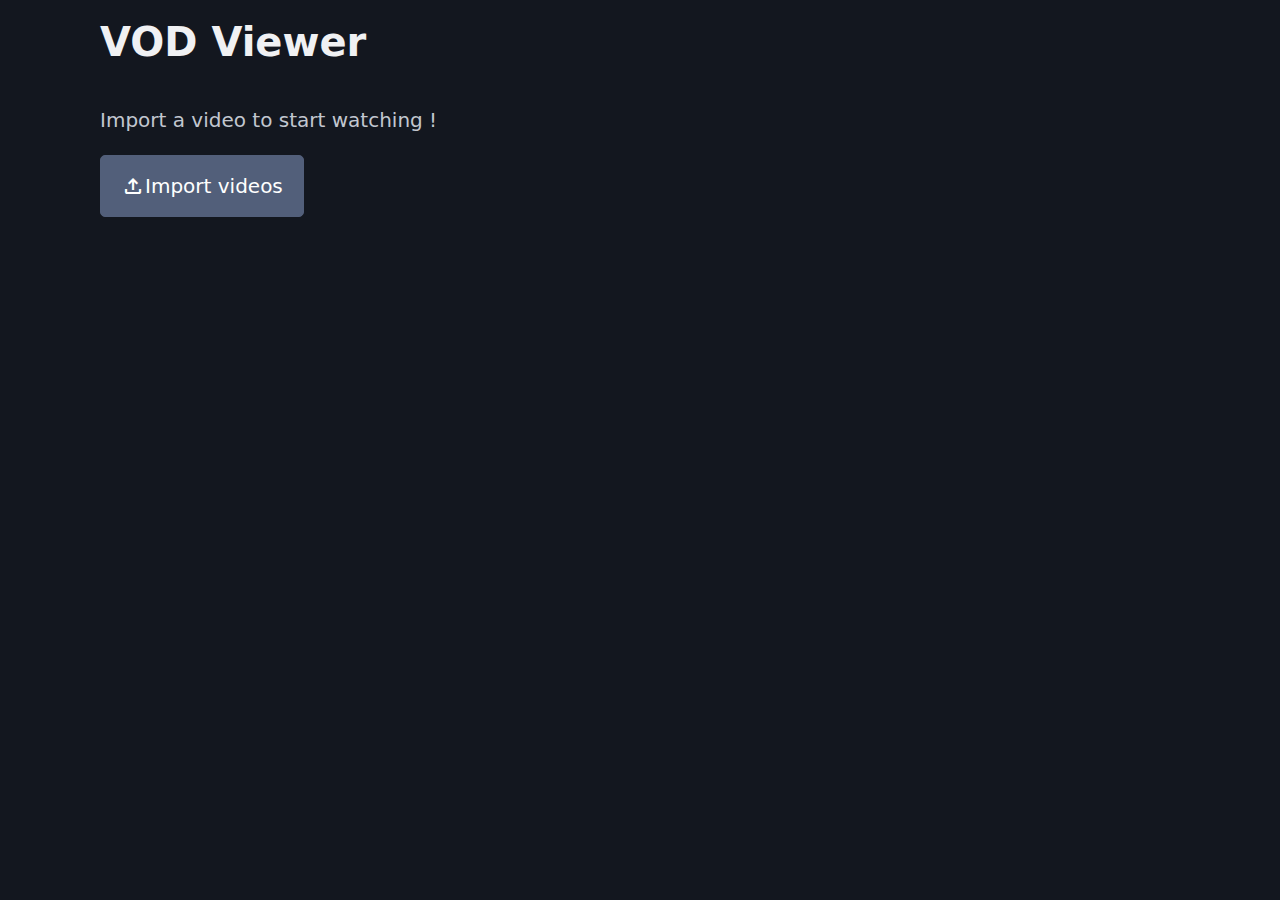
<file: index.html>
<!DOCTYPE html>
<html lang="en">

<head>
  <meta charset="UTF-8">
  <meta name="viewport" content="width=device-width, initial-scale=1.0">
  <title>VOD Viewer</title>
  <!DOCTYPE html>
  <html lang="en" data-theme="dark">

  <head>
    <meta charset="UTF-8">
    <meta name="viewport" content="width=device-width, initial-scale=1.0">
    <link rel="stylesheet" href="pico.slate.min.css">
    <link rel="stylesheet" href="style.css">
    <link href="https://fonts.googleapis.com/css2?family=Material+Symbols+Outlined" rel="stylesheet" />
  </head>
<body>
  <canvas id="drawingCanvas"></canvas>
  <div class="main">
    <nav>
      <ul>
        <li>
          <h1>VOD Viewer</h1>
        </li>
      </ul>
    </nav>
    <div class="welcome-layout">
      <p>Import a video to start watching !</p>
      <button data-target="modal-upload" onclick="toggleModal(event)"><span
          class="material-symbols-outlined">upload</span> Import videos</button>

    </div>
    <div class="video-layout hide">
      <article id="sidebar">
        <div class="flex-column">
          <button class="control" data-target="modal-upload" onclick="toggleModal(event)"><span
            class="material-symbols-outlined">upload</span></button>
          <button class="control" id="edit" onclick="drawingCanvas.toggleCanvas()"><span
              class="material-symbols-outlined">edit</span></button>
          <button class="control" onclick="toggleZoom()"><span class="material-symbols-outlined" id="zoom">zoom_in</span></button>
          <button class="control" id="sync-mode" onclick="toggleSync()"><span class="material-symbols-outlined">sync_alt</span></button>
          <button class="control" data-target="modal-team" onclick="toggleModal(event)"><span class="material-symbols-outlined">group</span></button>
        </div>
        <button class="control contrast" data-target="modal-example" onclick="toggleModal(event)"><span class="material-symbols-outlined">help</span></button>
      </article>
      <div style="display: flex; flex-direction: column; flex: 400%">
        <div class="focused-video">
          <div class="video-wrapper">
            <small></small>
            <video id="cloneVideo"></video>
          </div>
        </div>
        <div class="custom-controls">

          <div class="flex-column">
            <input id="timeline-control" type="range" min="0" max="100" step="0.1" value="0">

            <div class="play-controls flex-row">
              <div>
                <button class="control" onclick="syncVideo()"><span class="material-symbols-outlined">sync</span></button>
              </div>
              <div>
                <button class="control" onclick="seek(false, 60)"><span
                  class="material-symbols-outlined">fast_rewind</span></button>
                <button class="control" onclick="seek(false, 10)"><span
                    class="material-symbols-outlined">fast_rewind</span></button>
                <button class="control" onclick="togglePlay()">
                  <span class="material-symbols-outlined">play_pause</span>
                </button>
                <button class="control" onclick="seek(true, 10)"><span
                    class="material-symbols-outlined">fast_forward</span></button>
                <button class="control" onclick="seek(true, 60)"><span
                    class="material-symbols-outlined">fast_forward</span></button>
              </div>
              <div>
                <span class="material-symbols-outlined">volume_up</span>
                <input id="volume-control" type="range" min="0" max="1" step="0.1" value="0.1"
                  style="margin-bottom: 0; width: 5rem;">
              </div>
            </div>
          </div>
        </div>
      </div>
      <div class="unfocused-videos"></div>

    </div>
  </div>
    <dialog id="modal-example">
      <article>
        <header>
          <button aria-label="Close" rel="prev" data-target="modal-example" onclick="toggleModal(event)"></button>
          <h3>Help</h3>
        </header>
        <p>
        <h4>Playback Control</h4>
        <ul>
          <li>Space: Toggles play/pause of the media content.</li>
          <li>Right Arrow: Skips forward 10 seconds in the media playback.</li>
          <li>Left Arrow: Rewinds 10 seconds in the media playback.</li>
        </ul>
        <h4>Navigation</h4>
        <ul>
          <li>Number Keys (0-9): Quickly switch the focused video</li>
        </ul>
        <h4>Additional Features</h4>
        <ul>
          <li>D Key: Toggles the drawing canvas, allowing users to sketch or annotate.</li>
          <li>Z Key: Toggles zoom functionality on the focused video.</li>
          <li>S Key: Sync other videos to the focused video timeline.</li>
        </ul>
        </p>
        <footer>
          <button autofocus data-target="modal-example" onclick="toggleModal(event)">
            Got it
          </button>
        </footer>
      </article>
    </dialog>
    <dialog id="modal-upload">
      <article>
        <header>
          <button aria-label="Close" rel="prev" data-target="modal-upload" onclick="toggleModal(event)"></button>
        </header>
        <h4>Import your POV:</h4>
        <fieldset role="group">
          <input type="file" id="video-import" accept=".mkv,video/*" multiple>
          <button data-target="modal-upload" onclick="importVideos();toggleModal(event)">Import</button>
        </fieldset>
        <footer>
          <button autofocus data-target="modal-upload" onclick="toggleModal(event)">
            Cancel
          </button>
        </footer>
      </article>
    </dialog>

    <dialog id="modal-team">
      <article>
          <h2>Enter Names</h2>
          <p>Videos with a matching name will display the player's name instead of the video name</p>
          <div id="nameInputs"></div>
          <button id="addName">Add Name</button>
          <footer>
            <button autofocus data-target="modal-team" onclick="toggleModal(event)">
              Cancel
            </button>
          </footer>
      </article>
    </dialog>
    <script src="script.js"></script>
    <script src="modal.js"></script>
</body>

</html>
</file>
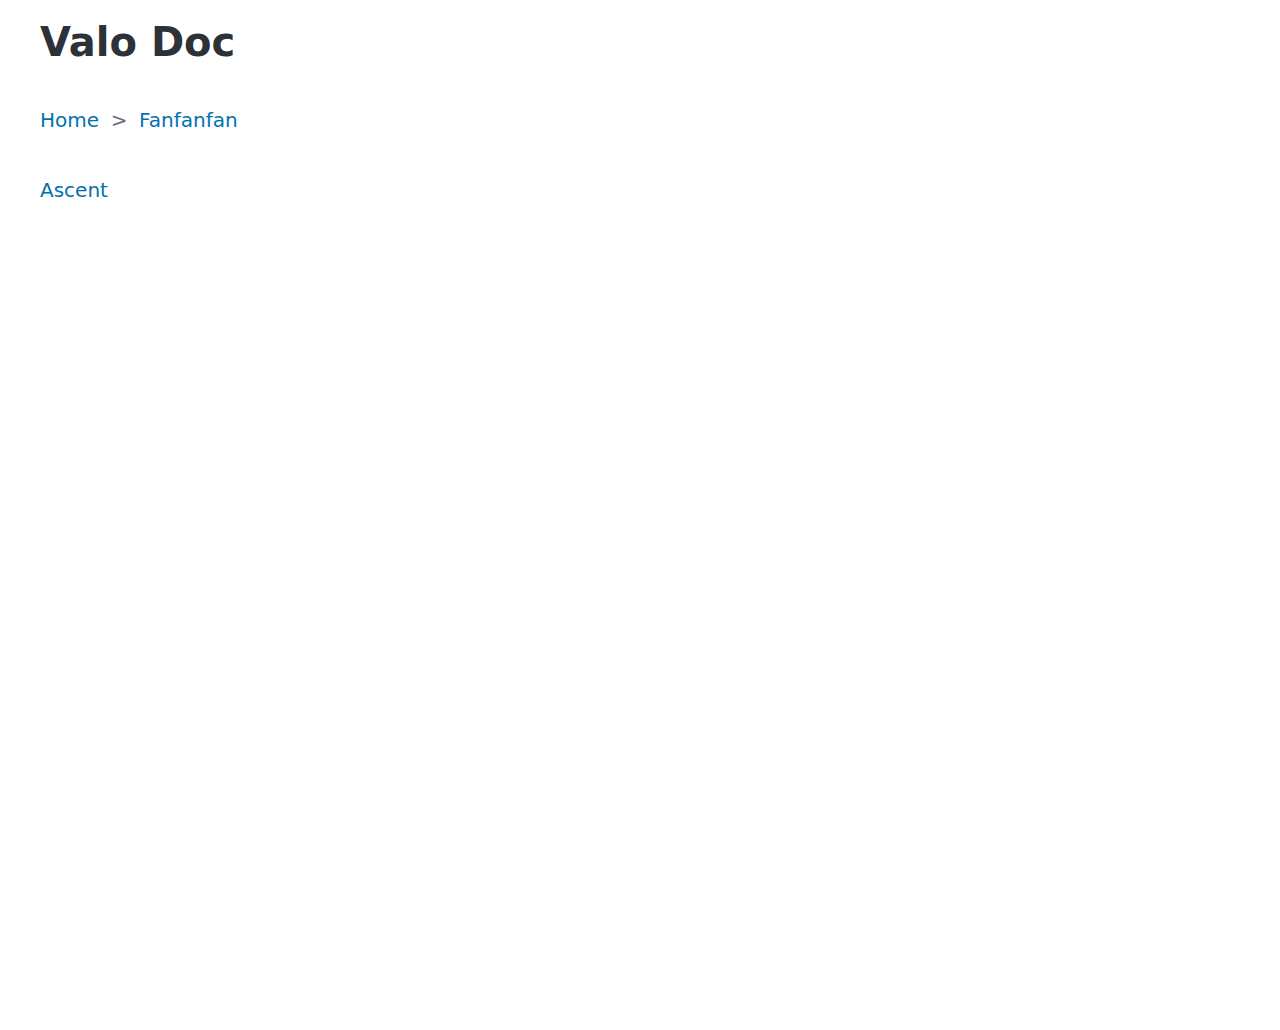
<file: fanfan/index.html>
<!DOCTYPE html>
<html lang="en-us">
  <head>
    <meta charset="utf-8">
    <meta name="viewport" content="width=device-width, initial-scale=1">
    <meta name="color-scheme" content="light dark">
    <title>Fanfanfan</title>
    <link rel="stylesheet" href="/css/pico.min.css" />
    <link rel="stylesheet" href="/css/style.css" />
  </head>
  <body>
    <main class="container">
      <h1>Valo Doc</h1>
  
      <nav aria-label="breadcrumb">
  <ul>
      <li><a href="/">Home</a></li>
    <li><a href="/fanfan/">Fanfanfan</a></li>
  </ul>
</nav>

<nav>
  <ul>
    
      <li><a href="/fanfan/ascent/">Ascent</a></li>
    
  </ul>
</nav>


      
  <section>
    <iframe src="https://tracker.gg/valorant/premier/teams/5bc5945d-5243-4048-b8c4-22f8740c9e78" frameborder="0" style="width: 100%; height: 85dvh;"></iframe>
  </section>

    </main>
  </body>
</html>
</file>
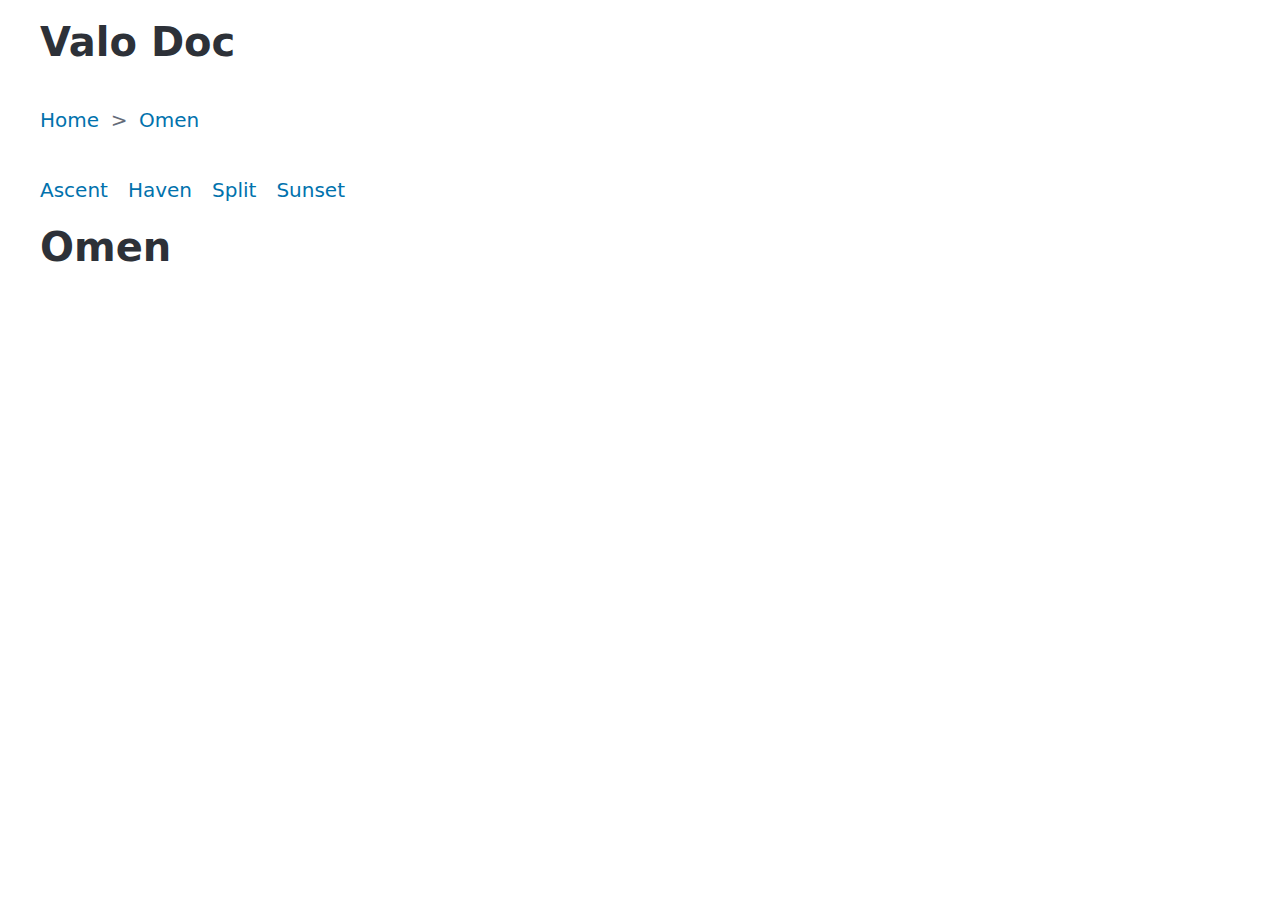
<file: omen/index.html>
<!DOCTYPE html>
<html lang="en-us">
  <head>
    <meta charset="utf-8">
    <meta name="viewport" content="width=device-width, initial-scale=1">
    <meta name="color-scheme" content="light dark">
    <title>Omen</title>
    <link rel="stylesheet" href="/css/pico.min.css" />
    <link rel="stylesheet" href="/css/style.css" />
  </head>
  <body>
    <main class="container">
      <h1>Valo Doc</h1>
  
      <nav aria-label="breadcrumb">
  <ul>
      <li><a href="/">Home</a></li>
    <li><a href="/omen/">Omen</a></li>
  </ul>
</nav>

<nav>
  <ul>
    
      <li><a href="/omen/ascent/">Ascent</a></li>
    
      <li><a href="/omen/haven/">Haven</a></li>
    
      <li><a href="/omen/split/">Split</a></li>
    
      <li><a href="/omen/sunset/">Sunset</a></li>
    
  </ul>
</nav>


      
  <section>
    <h1 id="omen">Omen</h1>

  </section>

    </main>
  </body>
</html>
</file>
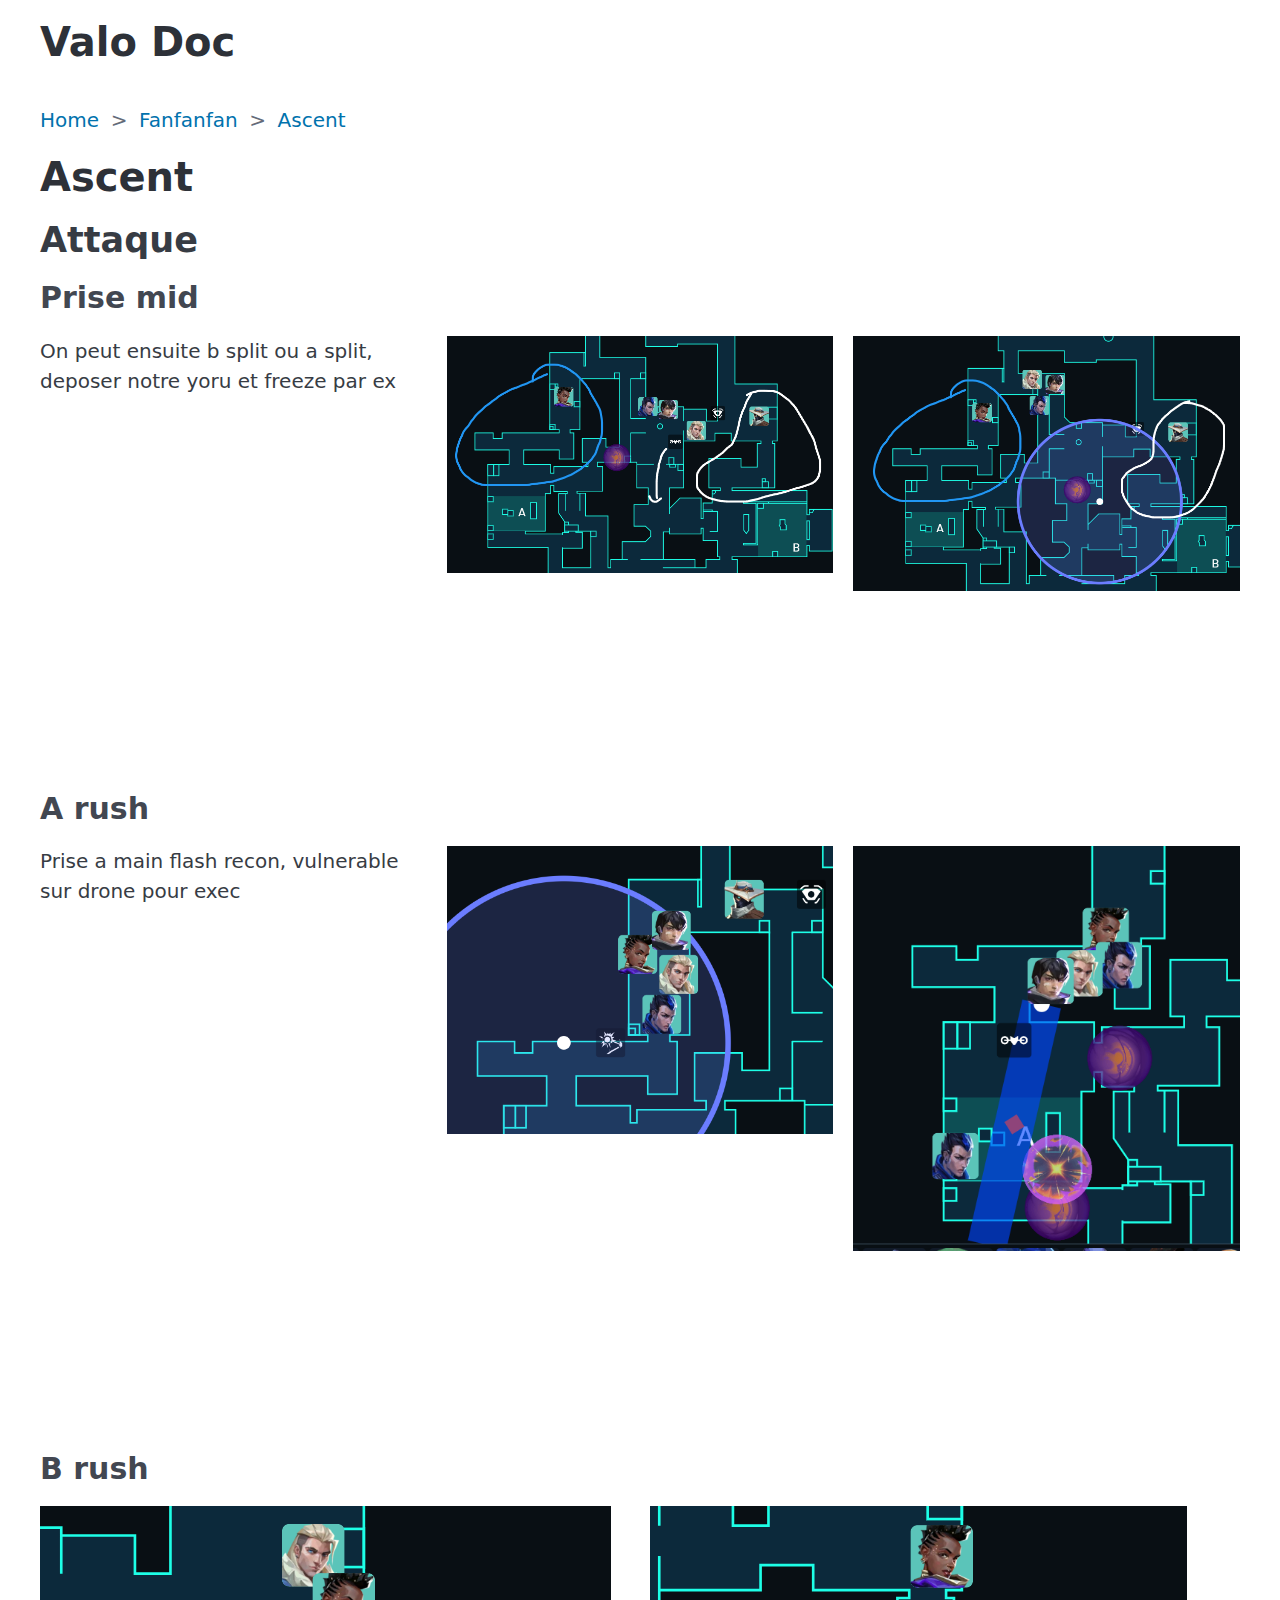
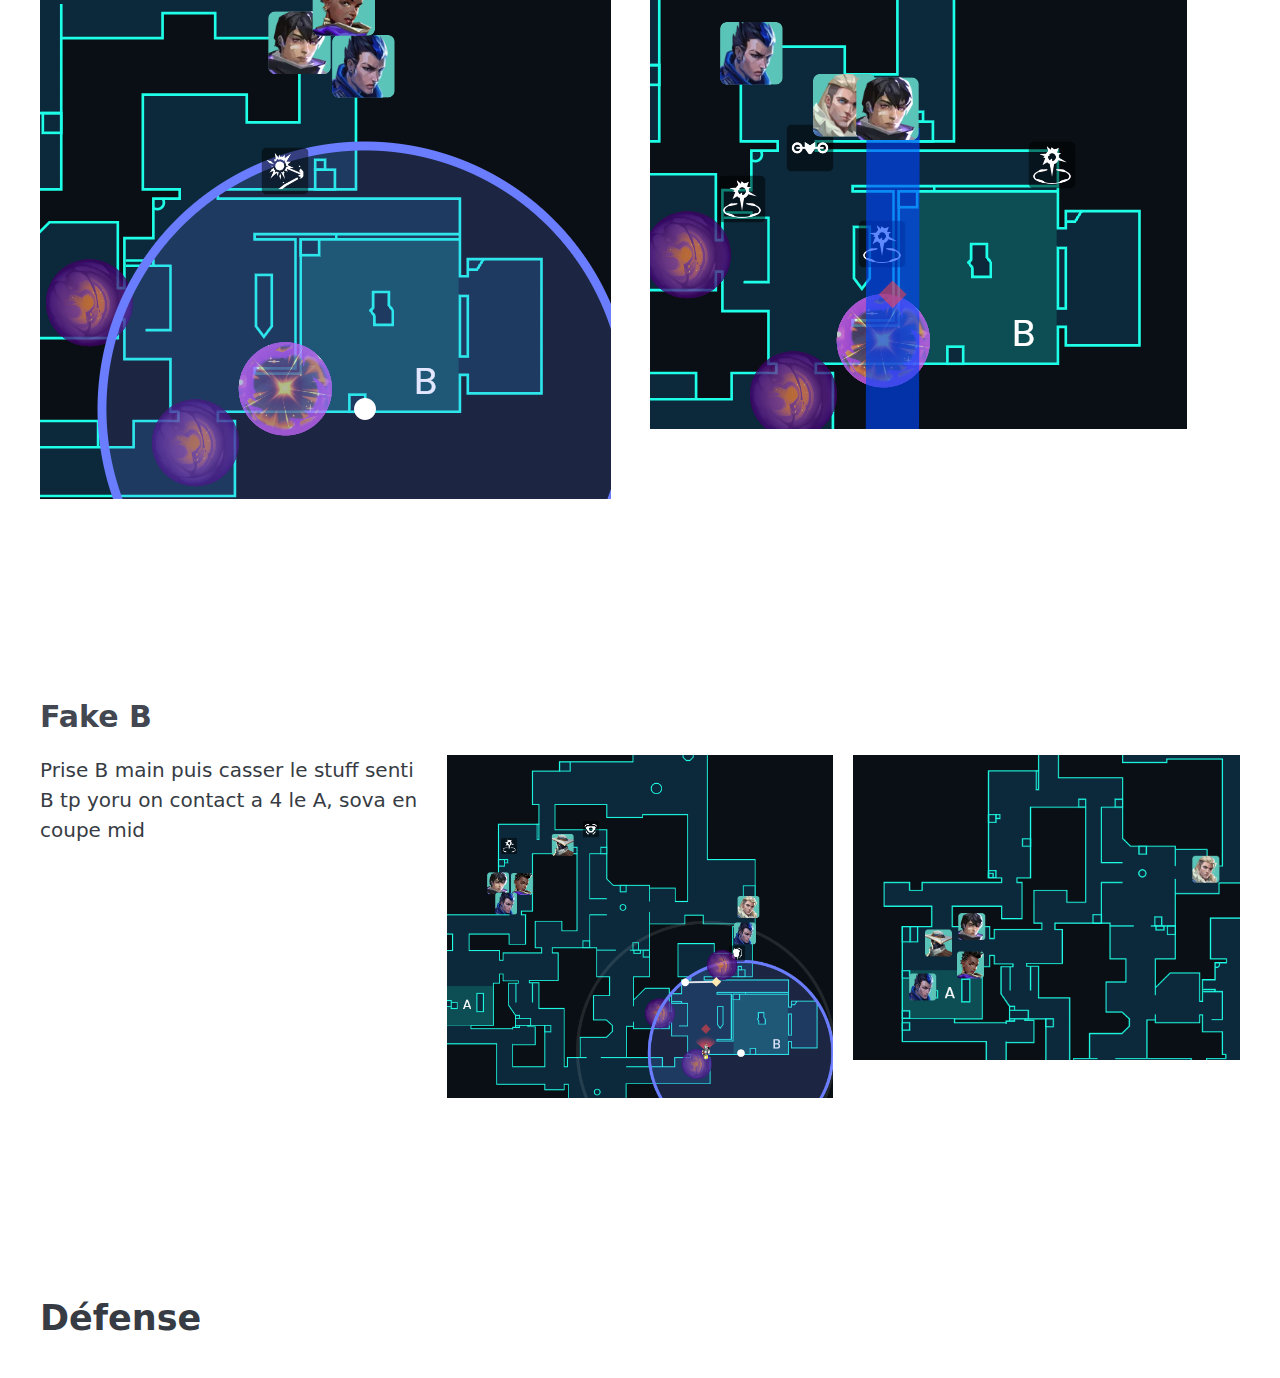
<file: fanfan/ascent/index.html>
<!DOCTYPE html>
<html lang="en-us">
  <head>
    <meta charset="utf-8">
    <meta name="viewport" content="width=device-width, initial-scale=1">
    <meta name="color-scheme" content="light dark">
    <title>Ascent</title>
    <link rel="stylesheet" href="/css/pico.min.css" />
    <link rel="stylesheet" href="/css/style.css" />
  </head>
  <body>
    <main class="container">
      <h1>Valo Doc</h1>
  
      <nav aria-label="breadcrumb">
  <ul>
      <li><a href="/">Home</a></li>
      <li><a href="/fanfan/">Fanfanfan</a></li>
    <li><a href="/fanfan/ascent/">Ascent</a></li>
  </ul>
</nav>


      
  <section id="strat">
    <h1 id="ascent">Ascent</h1>
<h2 id="attaque">Attaque</h2>
<h3 id="prise-mid">Prise mid</h3>
<div class="grid">
On peut ensuite b split ou a split, deposer notre yoru et freeze par ex
    <figure><img src="/fanfan/ascent/prise-mid.png">
    </figure>

    <figure><img src="/fanfan/ascent/prise-mid-2.png">
    </figure>

</div>
<h3 id="a-rush">A rush</h3>
<div class="grid">
Prise a main flash recon, vulnerable sur drone pour exec
    <figure><img src="/fanfan/ascent/a-rush.png">
    </figure>

    <figure><img src="/fanfan/ascent/a-rush-2.png">
    </figure>

</div>
<h3 id="b-rush">B rush</h3>
<div class="grid">
<figure><img src="/fanfan/ascent/b-rush.png">
</figure>

<figure><img src="/fanfan/ascent/b-rush-2.png">
</figure>

</div>
<h3 id="fake-b">Fake B</h3>
<div class="grid">
Prise B main puis casser le stuff senti B
tp yoru on contact a 4 le A, sova en coupe mid
<figure><img src="/fanfan/ascent/b-fake.png">
</figure>

<figure><img src="/fanfan/ascent/b-fake-2.png">
</figure>

</div>
<h2 id="défense">Défense</h2>

  </section>

    </main>
  </body>
</html>
</file>
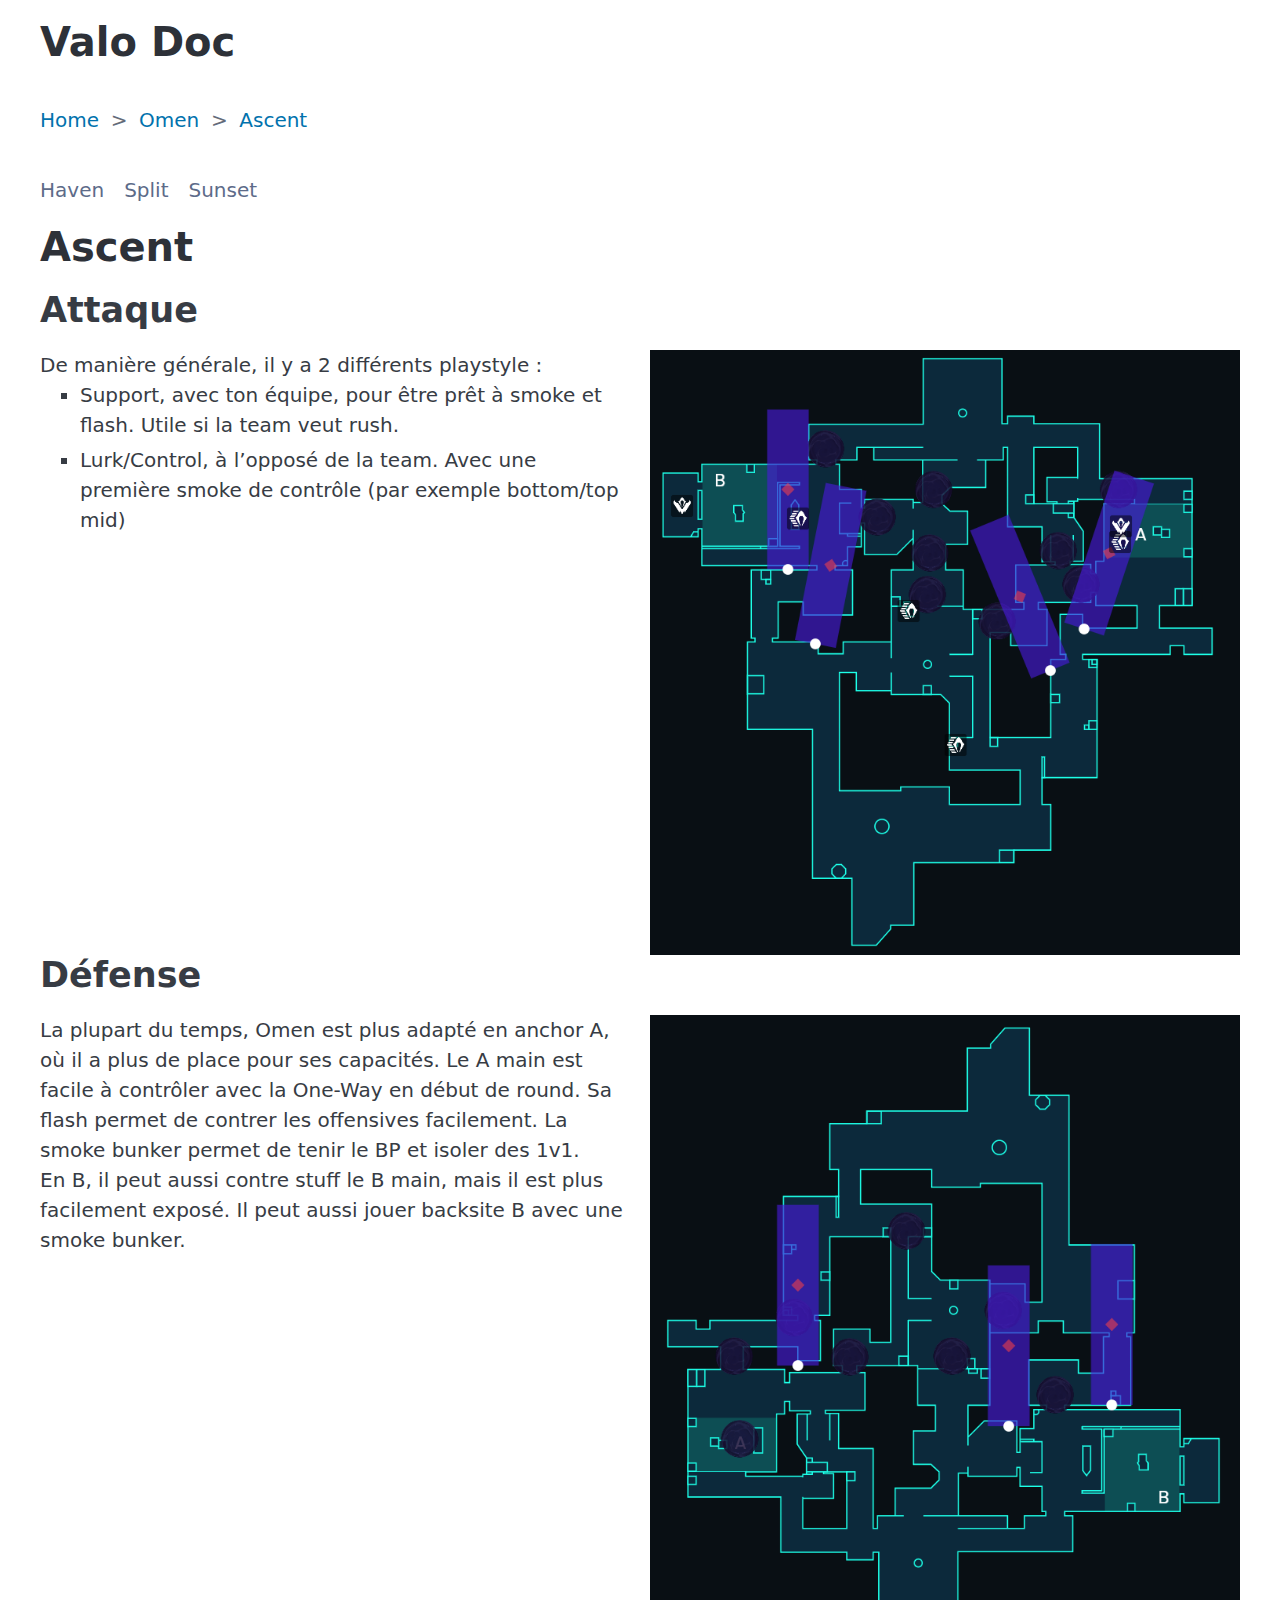
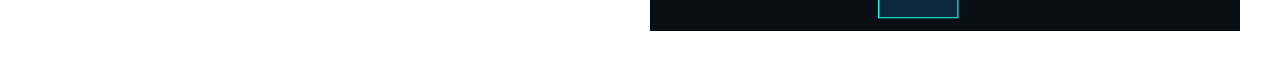
<file: omen/ascent/index.html>
<!DOCTYPE html>
<html lang="en-us">
  <head>
    <meta charset="utf-8">
    <meta name="viewport" content="width=device-width, initial-scale=1">
    <meta name="color-scheme" content="light dark">
    <title>Ascent</title>
    <link rel="stylesheet" href="/css/pico.min.css" />
    <link rel="stylesheet" href="/css/style.css" />
  </head>
  <body>
    <main class="container">
      <h1>Valo Doc</h1>
  
      <nav aria-label="breadcrumb">
  <ul>
      <li><a href="/">Home</a></li>
      <li><a href="/omen/">Omen</a></li>
    <li><a href="/omen/ascent/">Ascent</a></li>
  </ul>
</nav>


      
  
  <nav>
    <ul class="sibling-pages">
      
      <li><a href="/omen/haven/" class="secondary">Haven</a></li>
      
      <li><a href="/omen/split/" class="secondary">Split</a></li>
      
      <li><a href="/omen/sunset/" class="secondary">Sunset</a></li>
      
    </ul>
  </nav>
  
  <section>
    <h1 id="ascent">Ascent</h1>
<h2 id="attaque">Attaque</h2>
<div class="grid">
<div>
De manière générale, il y a 2 différents playstyle : 
<ul>
<li>Support, avec ton équipe, pour être prêt à smoke et flash. Utile si la team veut rush.</li>
<li>Lurk/Control, à l&rsquo;opposé de la team. Avec une première smoke de contrôle (par exemple bottom/top mid)</li>
</ul>
</div>
<figure><img src="/omen/ascent/atk.png"
    alt="Attack image">
</figure>

</div>
<h2 id="défense">Défense</h2>
<div class="grid">
<div>
La plupart du temps, Omen est plus adapté en anchor A, où il a plus de place pour ses capacités.  
Le A main est facile à contrôler avec la One-Way en début de round. Sa flash permet de contrer les offensives facilement. La smoke bunker permet de tenir le BP et isoler des 1v1.  
<p>En B, il peut aussi contre stuff le B main, mais il est plus facilement exposé. Il peut aussi jouer backsite B avec une smoke bunker.</p>
</div>
<figure><img src="/omen/ascent/def.png"
    alt="Defence image">
</figure>

</div>

  </section>

    </main>
  </body>
</html>
</file>
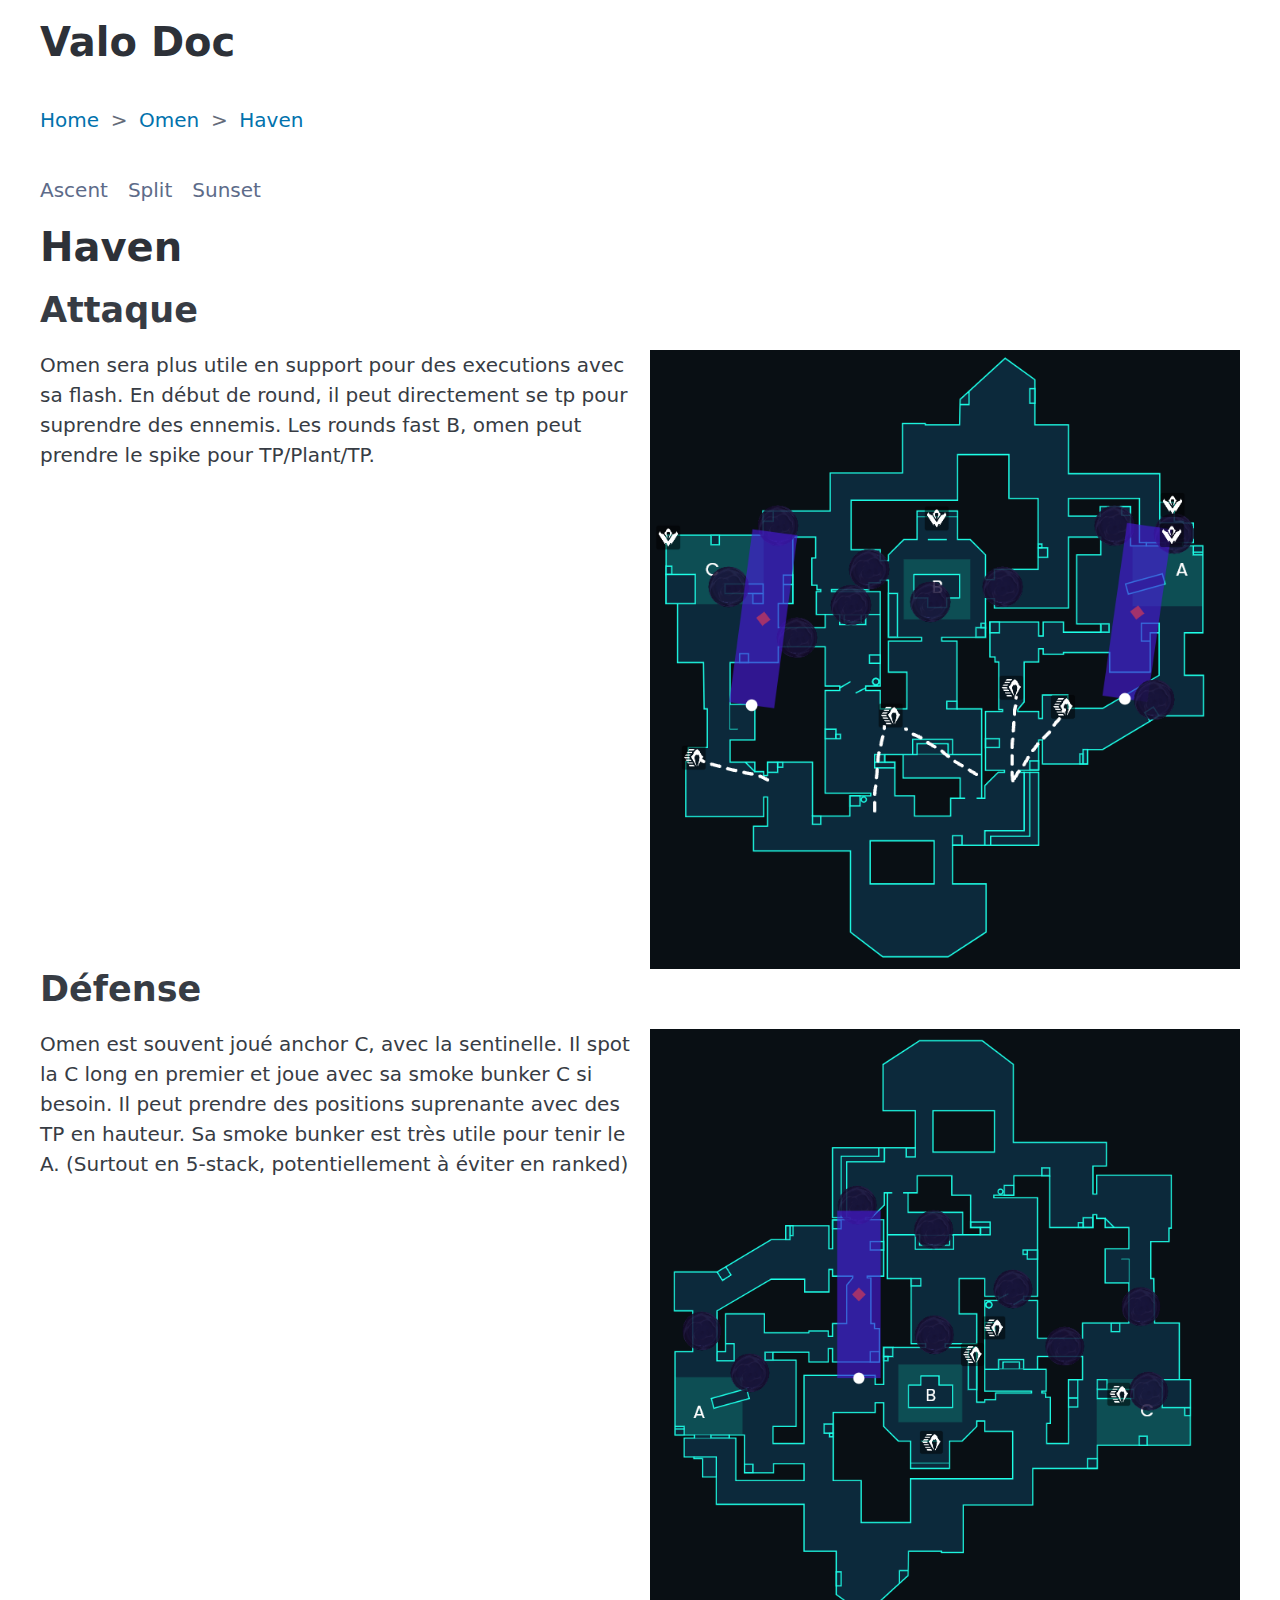
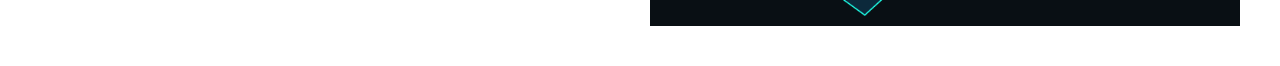
<file: omen/haven/index.html>
<!DOCTYPE html>
<html lang="en-us">
  <head>
    <meta charset="utf-8">
    <meta name="viewport" content="width=device-width, initial-scale=1">
    <meta name="color-scheme" content="light dark">
    <title>Haven</title>
    <link rel="stylesheet" href="/css/pico.min.css" />
    <link rel="stylesheet" href="/css/style.css" />
  </head>
  <body>
    <main class="container">
      <h1>Valo Doc</h1>
  
      <nav aria-label="breadcrumb">
  <ul>
      <li><a href="/">Home</a></li>
      <li><a href="/omen/">Omen</a></li>
    <li><a href="/omen/haven/">Haven</a></li>
  </ul>
</nav>


      
  
  <nav>
    <ul class="sibling-pages">
      
      <li><a href="/omen/ascent/" class="secondary">Ascent</a></li>
      
      <li><a href="/omen/split/" class="secondary">Split</a></li>
      
      <li><a href="/omen/sunset/" class="secondary">Sunset</a></li>
      
    </ul>
  </nav>
  
  <section>
    <h1 id="haven">Haven</h1>
<h2 id="attaque">Attaque</h2>
<div class="grid">
<div>
Omen sera plus utile en support pour des executions avec sa flash. En début de round, il peut directement se tp pour suprendre des ennemis.
Les rounds fast B, omen peut prendre le spike pour TP/Plant/TP.
</div>
<figure><img src="/omen/haven/atk.png"
    alt="Attack image">
</figure>

</div>
<h2 id="défense">Défense</h2>
<div class="grid">
<div>
Omen est souvent joué anchor C, avec la sentinelle. Il spot la C long en premier et joue avec sa smoke bunker C si besoin.  
Il peut prendre des positions suprenante avec des TP en hauteur.  
Sa smoke bunker est très utile pour tenir le A. (Surtout en 5-stack, potentiellement à éviter en ranked)
</div>
<figure><img src="/omen/haven/def.png"
    alt="Defence image">
</figure>

</div>

  </section>

    </main>
  </body>
</html>
</file>
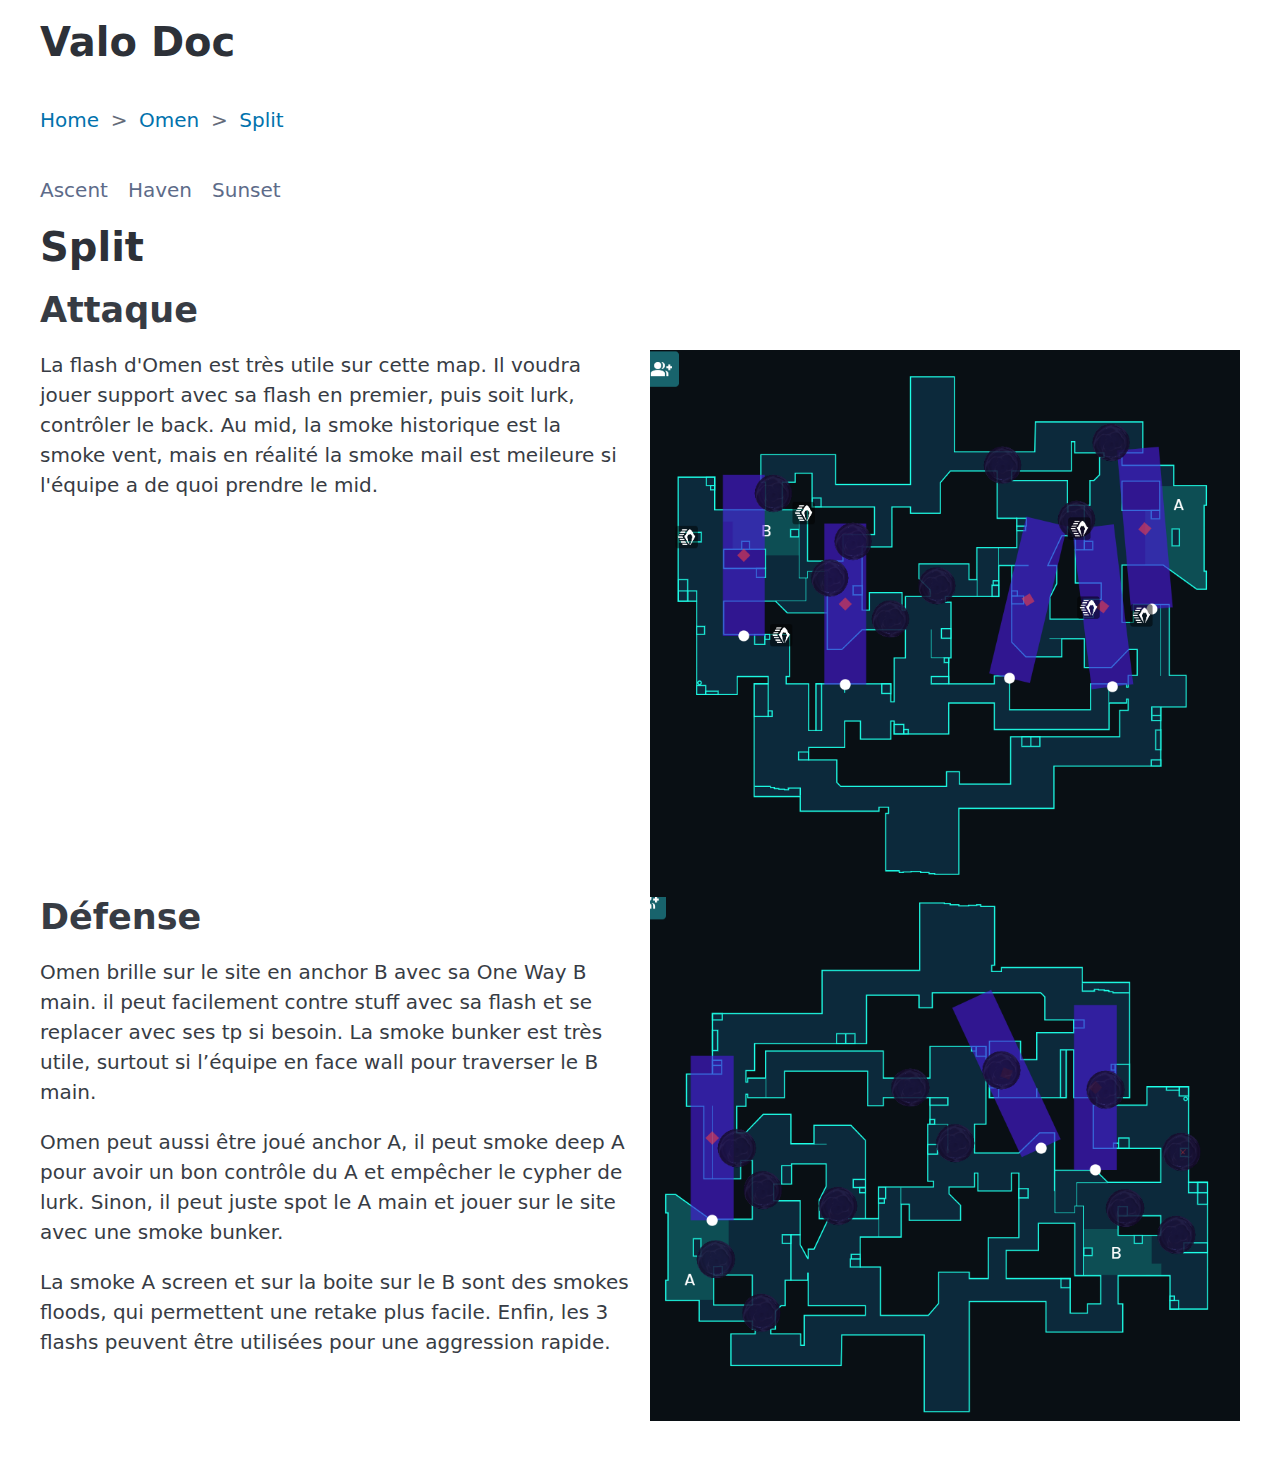
<file: omen/split/index.html>
<!DOCTYPE html>
<html lang="en-us">
  <head>
    <meta charset="utf-8">
    <meta name="viewport" content="width=device-width, initial-scale=1">
    <meta name="color-scheme" content="light dark">
    <title>Split</title>
    <link rel="stylesheet" href="/css/pico.min.css" />
    <link rel="stylesheet" href="/css/style.css" />
  </head>
  <body>
    <main class="container">
      <h1>Valo Doc</h1>
  
      <nav aria-label="breadcrumb">
  <ul>
      <li><a href="/">Home</a></li>
      <li><a href="/omen/">Omen</a></li>
    <li><a href="/omen/split/">Split</a></li>
  </ul>
</nav>


      
  
  <nav>
    <ul class="sibling-pages">
      
      <li><a href="/omen/ascent/" class="secondary">Ascent</a></li>
      
      <li><a href="/omen/haven/" class="secondary">Haven</a></li>
      
      <li><a href="/omen/sunset/" class="secondary">Sunset</a></li>
      
    </ul>
  </nav>
  
  <section>
    <h1 id="split">Split</h1>
<h2 id="attaque">Attaque</h2>
<div class="grid">
<div>
La flash d'Omen est très utile sur cette map. Il voudra jouer support avec sa flash en premier, puis soit lurk, contrôler le back.
Au mid, la smoke historique est la smoke vent, mais en réalité la smoke mail est meileure si l'équipe a de quoi prendre le mid.
</div>
<figure><img src="/omen/split/atk.png"
    alt="Attack image">
</figure>

</div>
<div class="grid">
<div>
<h2 id="défense">Défense</h2>
<p>Omen brille sur le site en anchor B avec sa One Way B main. il peut facilement contre stuff avec sa flash et se replacer avec ses tp si besoin. La smoke bunker est très utile, surtout si l&rsquo;équipe en face wall pour traverser le B main.</p>
<p>Omen peut aussi être joué anchor A, il peut smoke deep A pour avoir un bon contrôle du A et empêcher le cypher de lurk. Sinon, il peut juste spot le A main et jouer sur le site avec une smoke bunker.</p>
<p>La smoke A screen et sur la boite sur le B sont des smokes floods, qui permettent une retake plus facile.
Enfin, les 3 flashs peuvent être utilisées pour une aggression rapide.</p>
</div>
<figure><img src="/omen/split/def.png"
    alt="Defence image">
</figure>

</div>

  </section>

    </main>
  </body>
</html>
</file>
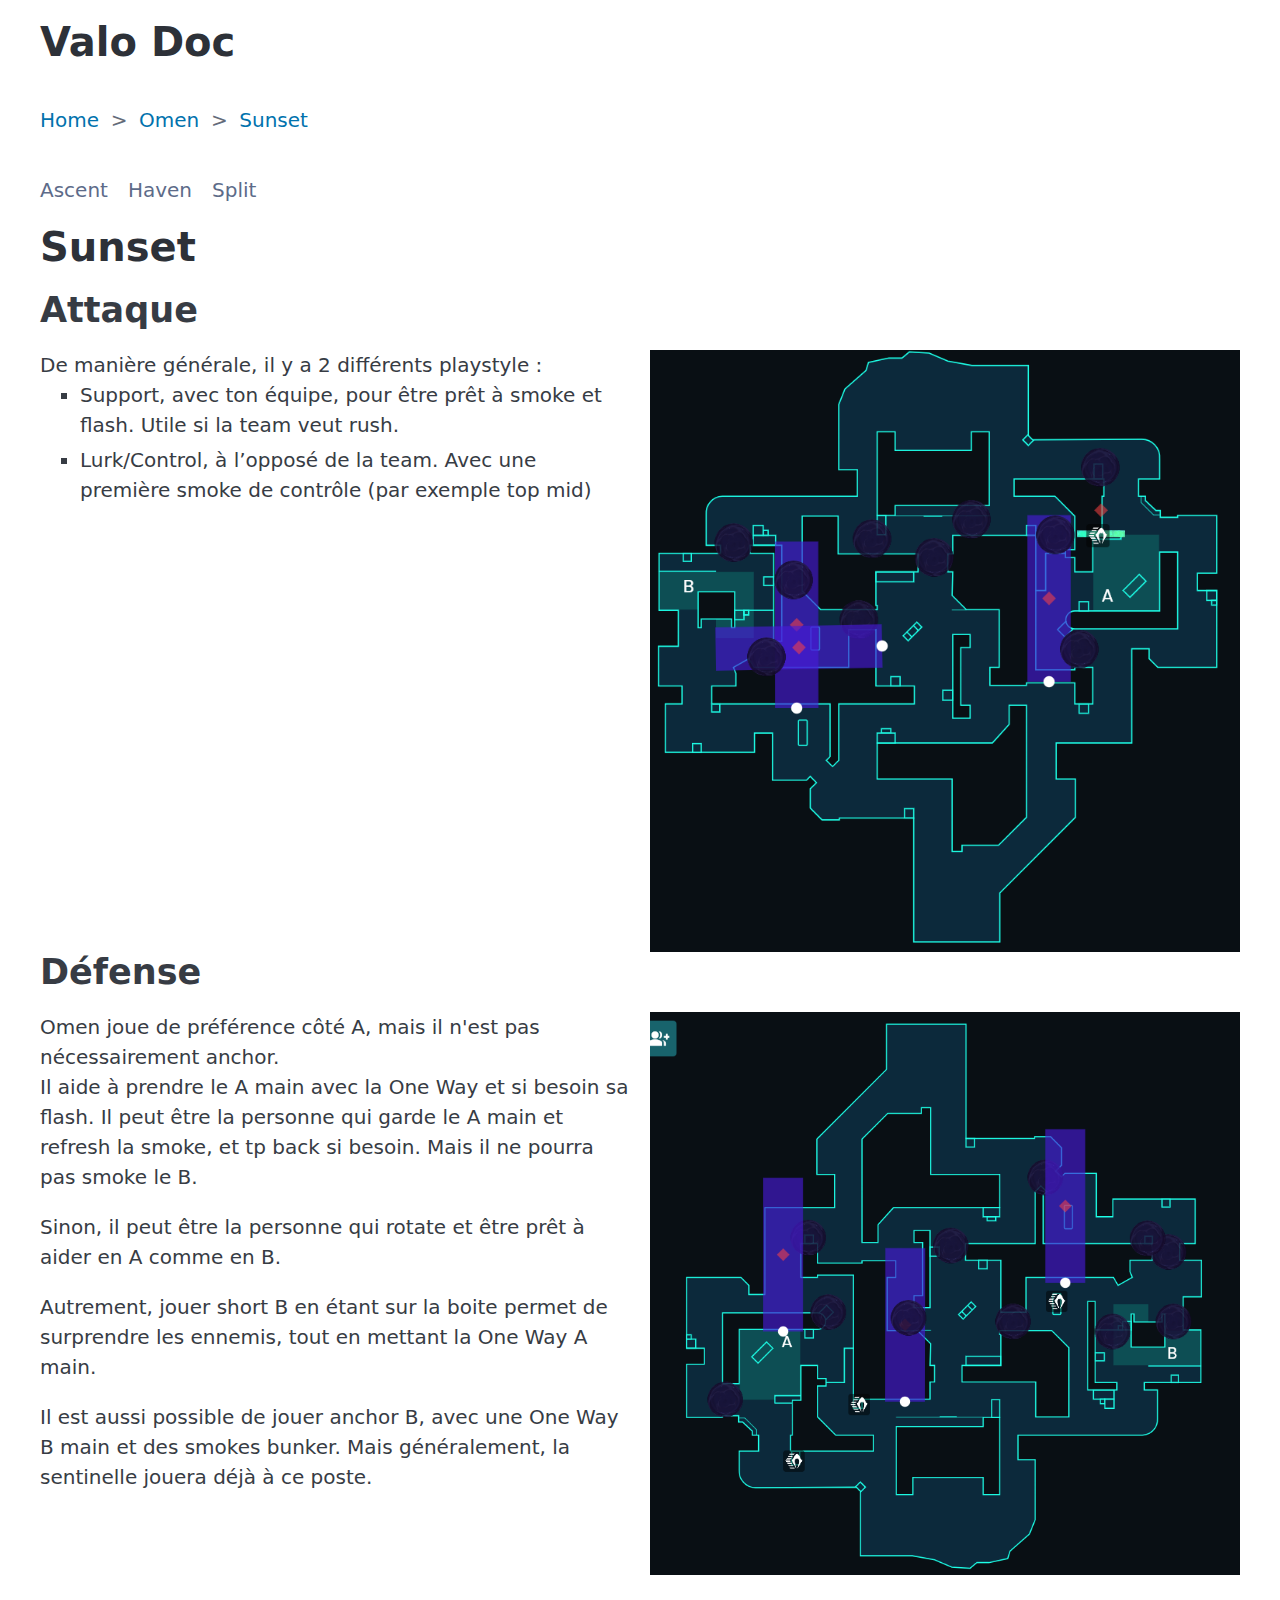
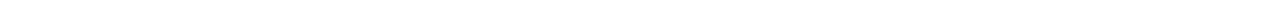
<file: omen/sunset/index.html>
<!DOCTYPE html>
<html lang="en-us">
  <head>
    <meta charset="utf-8">
    <meta name="viewport" content="width=device-width, initial-scale=1">
    <meta name="color-scheme" content="light dark">
    <title>Sunset</title>
    <link rel="stylesheet" href="/css/pico.min.css" />
    <link rel="stylesheet" href="/css/style.css" />
  </head>
  <body>
    <main class="container">
      <h1>Valo Doc</h1>
  
      <nav aria-label="breadcrumb">
  <ul>
      <li><a href="/">Home</a></li>
      <li><a href="/omen/">Omen</a></li>
    <li><a href="/omen/sunset/">Sunset</a></li>
  </ul>
</nav>


      
  
  <nav>
    <ul class="sibling-pages">
      
      <li><a href="/omen/ascent/" class="secondary">Ascent</a></li>
      
      <li><a href="/omen/haven/" class="secondary">Haven</a></li>
      
      <li><a href="/omen/split/" class="secondary">Split</a></li>
      
    </ul>
  </nav>
  
  <section>
    <h1 id="sunset">Sunset</h1>
<h2 id="attaque">Attaque</h2>
<div class="grid">
<div>
De manière générale, il y a 2 différents playstyle :  
<ul>
<li>Support, avec ton équipe, pour être prêt à smoke et flash. Utile si la team veut rush.</li>
<li>Lurk/Control, à l&rsquo;opposé de la team. Avec une première smoke de contrôle (par exemple top mid)</li>
</ul>
</div>
<figure><img src="/omen/sunset/atk.png"
    alt="Attack image">
</figure>

</div>
<h2 id="défense">Défense</h2>
<div class="grid">
<div>
Omen joue de préférence côté A, mais il n'est pas nécessairement anchor.
<p>Il aide à prendre le A main avec la One Way et si besoin sa flash. Il peut être la personne qui garde le A main et refresh la smoke, et tp back si besoin. Mais il ne pourra pas smoke le B.</p>
<p>Sinon, il peut être la personne qui rotate et être prêt à aider en A comme en B.</p>
<p>Autrement, jouer short B en étant sur la boite permet de surprendre les ennemis, tout en mettant la One Way A main.</p>
<p>Il est aussi possible de jouer anchor B, avec une One Way B main et des smokes bunker. Mais généralement, la sentinelle jouera déjà à ce poste.</p>
</div>
<figure><img src="/omen/sunset/def.png"
    alt="Defence image">
</figure>

</div>

  </section>

    </main>
  </body>
</html>
</file>
<file: style.css>
:root {
}

body {
  margin: 0;
  padding: 0;
  box-sizing: border-box;
  overflow: hidden;
}
.main {
    margin-left: 5rem;
    margin-right: 5rem;
}
.container {
  display: flex;
  flex-direction: column;
  gap: 8px;
  padding: 16px;
}
.video-layout {
  display: flex;
  gap: 8px;
  flex-grow: 1;
}

.unfocused-videos {
  display: flex;
  flex-direction: column;
  gap: 8px;
  /* TODO adapt for diff breakpoints */
  /* flex: 40.5%; */
}

.video-wrapper {
  /* height: 100%; */
  position: relative;
  width: 100%;
  overflow: hidden;
}

video {
  width: 100%;
  /* height: 100%; */
  object-fit: cover;
  transform: scale(1);
}

.video-wrapper > small {
  position: absolute;
  top: 10px;
  left: 10px;
  background-color: rgba(0, 0, 0, 0.7);
  color: white;
  padding: 2px 4px;
  font-size: 0.55em;
  z-index: 10;
}

.video-wrapper > small {
  position: absolute;
  top: 10px;
  left: 10px;
  background-color: rgba(0, 0, 0, 0.7);
  color: white;
  padding: 2px 4px;
  font-size: 0.55em;
  z-index: 10;
}

.timeline-container {
  height: 32px;
}

.custom-controls {
  border-radius: var(--pico-border-radius);
  background-color: #181d27;

  width: auto;

  padding: var(--pico-spacing);
}

.flex-column {
  display: flex;
  flex-direction: column;
}

.flex-row {
  display: flex;
  flex-direction: row;
}

.center {
  align-items: center;
  justify-content: center;
}

.play-controls {
  gap: 8px;
  align-items: center;
  justify-content: space-between;
}

button {
  display: inline-flex;
  align-items: center;
  justify-content: center;
}

input #volume-control {
  width: 100px;
  vertical-align: middle;
  margin-bottom: 0 !important;
}

.hide {
  display: none;
}

.video-number {
  position: absolute;
  top: 10px;
  right: 10px;
  background-color: rgba(0, 0, 0, 0.7);
  color: white;
  padding: 5px 10px;
  border-radius: 50%;
  font-size: 14px;
  z-index: 10;
}

button.control {
  border-radius: 100px;
  padding: calc(var(--pico-form-element-spacing-vertical) / 2)
    calc(var(--pico-form-element-spacing-horizontal) / 2);
  aspect-ratio: 1 / 1;
}

#drawingCanvas {
  border: 1px solid black;
  position: fixed;
  top: 0;
  left: 0;
  pointer-events: auto;
  z-index: 14;
  width: 100%;
  height: 100%;
}

#edit {
    z-index: 15;
}

.video-layout article {
  display: flex;
  flex-direction: column;
  gap: 8px;
  height: auto;
  margin-bottom: 0;
  justify-content: space-between;
}

#sidebar > div {
  gap: 8px;
}

.sync-input-bg {
  background-color: rgb(0,0,0,0.9);
  width: 100%;
  height: 100%;
  z-index: 1;
  display: block;
  position: absolute;
}

.video-wrapper > input {
  position: absolute;
  z-index: 2;
  width: unset;
  left: 50%;
  top: 50%;
  transform: translate(-50%, -50%);
}
</file>
<file: css/style.css>
#strat > .grid {
    margin-bottom: 10rem;
}
</file>
<file: pico.slate.min.css>
@charset "UTF-8";/*!
 * Pico CSS ✨ v2.0.6 (https://picocss.com)
 * Copyright 2019-2024 - Licensed under MIT
 */:root{--pico-font-family-emoji:"Apple Color Emoji","Segoe UI Emoji","Segoe UI Symbol","Noto Color Emoji";--pico-font-family-sans-serif:system-ui,"Segoe UI",Roboto,Oxygen,Ubuntu,Cantarell,Helvetica,Arial,"Helvetica Neue",sans-serif,var(--pico-font-family-emoji);--pico-font-family-monospace:ui-monospace,SFMono-Regular,"SF Mono",Menlo,Consolas,"Liberation Mono",monospace,var(--pico-font-family-emoji);--pico-font-family:var(--pico-font-family-sans-serif);--pico-line-height:1.5;--pico-font-weight:400;--pico-font-size:100%;--pico-text-underline-offset:0.1rem;--pico-border-radius:0.25rem;--pico-border-width:0.0625rem;--pico-outline-width:0.125rem;--pico-transition:0.2s ease-in-out;--pico-spacing:1rem;--pico-typography-spacing-vertical:1rem;--pico-block-spacing-vertical:var(--pico-spacing);--pico-block-spacing-horizontal:var(--pico-spacing);--pico-grid-column-gap:var(--pico-spacing);--pico-grid-row-gap:var(--pico-spacing);--pico-form-element-spacing-vertical:0.75rem;--pico-form-element-spacing-horizontal:1rem;--pico-group-box-shadow:0 0 0 rgba(0, 0, 0, 0);--pico-group-box-shadow-focus-with-button:0 0 0 var(--pico-outline-width) var(--pico-primary-focus);--pico-group-box-shadow-focus-with-input:0 0 0 0.0625rem var(--pico-form-element-border-color);--pico-modal-overlay-backdrop-filter:blur(0.375rem);--pico-nav-element-spacing-vertical:1rem;--pico-nav-element-spacing-horizontal:0.5rem;--pico-nav-link-spacing-vertical:0.5rem;--pico-nav-link-spacing-horizontal:0.5rem;--pico-nav-breadcrumb-divider:">";--pico-icon-checkbox:url("data:image/svg+xml,%3Csvg xmlns='http://www.w3.org/2000/svg' width='24' height='24' viewBox='0 0 24 24' fill='none' stroke='rgb(255, 255, 255)' stroke-width='4' stroke-linecap='round' stroke-linejoin='round'%3E%3Cpolyline points='20 6 9 17 4 12'%3E%3C/polyline%3E%3C/svg%3E");--pico-icon-minus:url("data:image/svg+xml,%3Csvg xmlns='http://www.w3.org/2000/svg' width='24' height='24' viewBox='0 0 24 24' fill='none' stroke='rgb(255, 255, 255)' stroke-width='4' stroke-linecap='round' stroke-linejoin='round'%3E%3Cline x1='5' y1='12' x2='19' y2='12'%3E%3C/line%3E%3C/svg%3E");--pico-icon-chevron:url("data:image/svg+xml,%3Csvg xmlns='http://www.w3.org/2000/svg' width='24' height='24' viewBox='0 0 24 24' fill='none' stroke='rgb(136, 145, 164)' stroke-width='2' stroke-linecap='round' stroke-linejoin='round'%3E%3Cpolyline points='6 9 12 15 18 9'%3E%3C/polyline%3E%3C/svg%3E");--pico-icon-date:url("data:image/svg+xml,%3Csvg xmlns='http://www.w3.org/2000/svg' width='24' height='24' viewBox='0 0 24 24' fill='none' stroke='rgb(136, 145, 164)' stroke-width='2' stroke-linecap='round' stroke-linejoin='round'%3E%3Crect x='3' y='4' width='18' height='18' rx='2' ry='2'%3E%3C/rect%3E%3Cline x1='16' y1='2' x2='16' y2='6'%3E%3C/line%3E%3Cline x1='8' y1='2' x2='8' y2='6'%3E%3C/line%3E%3Cline x1='3' y1='10' x2='21' y2='10'%3E%3C/line%3E%3C/svg%3E");--pico-icon-time:url("data:image/svg+xml,%3Csvg xmlns='http://www.w3.org/2000/svg' width='24' height='24' viewBox='0 0 24 24' fill='none' stroke='rgb(136, 145, 164)' stroke-width='2' stroke-linecap='round' stroke-linejoin='round'%3E%3Ccircle cx='12' cy='12' r='10'%3E%3C/circle%3E%3Cpolyline points='12 6 12 12 16 14'%3E%3C/polyline%3E%3C/svg%3E");--pico-icon-search:url("data:image/svg+xml,%3Csvg xmlns='http://www.w3.org/2000/svg' width='24' height='24' viewBox='0 0 24 24' fill='none' stroke='rgb(136, 145, 164)' stroke-width='1.5' stroke-linecap='round' stroke-linejoin='round'%3E%3Ccircle cx='11' cy='11' r='8'%3E%3C/circle%3E%3Cline x1='21' y1='21' x2='16.65' y2='16.65'%3E%3C/line%3E%3C/svg%3E");--pico-icon-close:url("data:image/svg+xml,%3Csvg xmlns='http://www.w3.org/2000/svg' width='24' height='24' viewBox='0 0 24 24' fill='none' stroke='rgb(136, 145, 164)' stroke-width='3' stroke-linecap='round' stroke-linejoin='round'%3E%3Cline x1='18' y1='6' x2='6' y2='18'%3E%3C/line%3E%3Cline x1='6' y1='6' x2='18' y2='18'%3E%3C/line%3E%3C/svg%3E");--pico-icon-loading:url("data:image/svg+xml,%3Csvg fill='none' height='24' width='24' viewBox='0 0 24 24' xmlns='http://www.w3.org/2000/svg' %3E%3Cstyle%3E g %7B animation: rotate 2s linear infinite; transform-origin: center center; %7D circle %7B stroke-dasharray: 75,100; stroke-dashoffset: -5; animation: dash 1.5s ease-in-out infinite; stroke-linecap: round; %7D @keyframes rotate %7B 0%25 %7B transform: rotate(0deg); %7D 100%25 %7B transform: rotate(360deg); %7D %7D @keyframes dash %7B 0%25 %7B stroke-dasharray: 1,100; stroke-dashoffset: 0; %7D 50%25 %7B stroke-dasharray: 44.5,100; stroke-dashoffset: -17.5; %7D 100%25 %7B stroke-dasharray: 44.5,100; stroke-dashoffset: -62; %7D %7D %3C/style%3E%3Cg%3E%3Ccircle cx='12' cy='12' r='10' fill='none' stroke='rgb(136, 145, 164)' stroke-width='4' /%3E%3C/g%3E%3C/svg%3E")}@media (min-width:576px){:root{--pico-font-size:106.25%}}@media (min-width:768px){:root{--pico-font-size:112.5%}}@media (min-width:1024px){:root{--pico-font-size:118.75%}}@media (min-width:1280px){:root{--pico-font-size:125%}}@media (min-width:1536px){:root{--pico-font-size:131.25%}}a{--pico-text-decoration:underline}a.contrast,a.secondary{--pico-text-decoration:underline}small{--pico-font-size:0.875em}h1,h2,h3,h4,h5,h6{--pico-font-weight:700}h1{--pico-font-size:2rem;--pico-line-height:1.125;--pico-typography-spacing-top:3rem}h2{--pico-font-size:1.75rem;--pico-line-height:1.15;--pico-typography-spacing-top:2.625rem}h3{--pico-font-size:1.5rem;--pico-line-height:1.175;--pico-typography-spacing-top:2.25rem}h4{--pico-font-size:1.25rem;--pico-line-height:1.2;--pico-typography-spacing-top:1.874rem}h5{--pico-font-size:1.125rem;--pico-line-height:1.225;--pico-typography-spacing-top:1.6875rem}h6{--pico-font-size:1rem;--pico-line-height:1.25;--pico-typography-spacing-top:1.5rem}tfoot td,tfoot th,thead td,thead th{--pico-font-weight:600;--pico-border-width:0.1875rem}code,kbd,pre,samp{--pico-font-family:var(--pico-font-family-monospace)}kbd{--pico-font-weight:bolder}:where(select,textarea),input:not([type=submit],[type=button],[type=reset],[type=checkbox],[type=radio],[type=file]){--pico-outline-width:0.0625rem}[type=search]{--pico-border-radius:5rem}[type=checkbox],[type=radio]{--pico-border-width:0.125rem}[type=checkbox][role=switch]{--pico-border-width:0.1875rem}details.dropdown summary:not([role=button]){--pico-outline-width:0.0625rem}nav details.dropdown summary:focus-visible{--pico-outline-width:0.125rem}[role=search]{--pico-border-radius:5rem}[role=group]:has(button.secondary:focus,[type=submit].secondary:focus,[type=button].secondary:focus,[role=button].secondary:focus),[role=search]:has(button.secondary:focus,[type=submit].secondary:focus,[type=button].secondary:focus,[role=button].secondary:focus){--pico-group-box-shadow-focus-with-button:0 0 0 var(--pico-outline-width) var(--pico-secondary-focus)}[role=group]:has(button.contrast:focus,[type=submit].contrast:focus,[type=button].contrast:focus,[role=button].contrast:focus),[role=search]:has(button.contrast:focus,[type=submit].contrast:focus,[type=button].contrast:focus,[role=button].contrast:focus){--pico-group-box-shadow-focus-with-button:0 0 0 var(--pico-outline-width) var(--pico-contrast-focus)}[role=group] [role=button],[role=group] [type=button],[role=group] [type=submit],[role=group] button,[role=search] [role=button],[role=search] [type=button],[role=search] [type=submit],[role=search] button{--pico-form-element-spacing-horizontal:2rem}details summary[role=button]:not(.outline)::after{filter:brightness(0) invert(1)}[aria-busy=true]:not(input,select,textarea):is(button,[type=submit],[type=button],[type=reset],[role=button]):not(.outline)::before{filter:brightness(0) invert(1)}:root:not([data-theme=dark]),[data-theme=light]{--pico-background-color:#fff;--pico-color:#373c44;--pico-text-selection-color:rgba(129, 145, 181, 0.25);--pico-muted-color:#646b79;--pico-muted-border-color:#e7eaf0;--pico-primary:#5d6b89;--pico-primary-background:#525f7a;--pico-primary-border:var(--pico-primary-background);--pico-primary-underline:rgba(93, 107, 137, 0.5);--pico-primary-hover:#48536b;--pico-primary-hover-background:#48536b;--pico-primary-hover-border:var(--pico-primary-hover-background);--pico-primary-hover-underline:var(--pico-primary-hover);--pico-primary-focus:rgba(129, 145, 181, 0.5);--pico-primary-inverse:#fff;--pico-secondary:#5d6b89;--pico-secondary-background:#525f7a;--pico-secondary-border:var(--pico-secondary-background);--pico-secondary-underline:rgba(93, 107, 137, 0.5);--pico-secondary-hover:#48536b;--pico-secondary-hover-background:#48536b;--pico-secondary-hover-border:var(--pico-secondary-hover-background);--pico-secondary-hover-underline:var(--pico-secondary-hover);--pico-secondary-focus:rgba(93, 107, 137, 0.25);--pico-secondary-inverse:#fff;--pico-contrast:#181c25;--pico-contrast-background:#181c25;--pico-contrast-border:var(--pico-contrast-background);--pico-contrast-underline:rgba(24, 28, 37, 0.5);--pico-contrast-hover:#000;--pico-contrast-hover-background:#000;--pico-contrast-hover-border:var(--pico-contrast-hover-background);--pico-contrast-hover-underline:var(--pico-secondary-hover);--pico-contrast-focus:rgba(93, 107, 137, 0.25);--pico-contrast-inverse:#fff;--pico-box-shadow:0.0145rem 0.029rem 0.174rem rgba(129, 145, 181, 0.01698),0.0335rem 0.067rem 0.402rem rgba(129, 145, 181, 0.024),0.0625rem 0.125rem 0.75rem rgba(129, 145, 181, 0.03),0.1125rem 0.225rem 1.35rem rgba(129, 145, 181, 0.036),0.2085rem 0.417rem 2.502rem rgba(129, 145, 181, 0.04302),0.5rem 1rem 6rem rgba(129, 145, 181, 0.06),0 0 0 0.0625rem rgba(129, 145, 181, 0.015);--pico-h1-color:#2d3138;--pico-h2-color:#373c44;--pico-h3-color:#424751;--pico-h4-color:#4d535e;--pico-h5-color:#5c6370;--pico-h6-color:#646b79;--pico-mark-background-color:#fde7c0;--pico-mark-color:#0f1114;--pico-ins-color:#1d6a54;--pico-del-color:#883935;--pico-blockquote-border-color:var(--pico-muted-border-color);--pico-blockquote-footer-color:var(--pico-muted-color);--pico-button-box-shadow:0 0 0 rgba(0, 0, 0, 0);--pico-button-hover-box-shadow:0 0 0 rgba(0, 0, 0, 0);--pico-table-border-color:var(--pico-muted-border-color);--pico-table-row-stripped-background-color:rgba(111, 120, 135, 0.0375);--pico-code-background-color:#f3f5f7;--pico-code-color:#646b79;--pico-code-kbd-background-color:var(--pico-color);--pico-code-kbd-color:var(--pico-background-color);--pico-form-element-background-color:#fbfcfc;--pico-form-element-selected-background-color:#dfe3eb;--pico-form-element-border-color:#cfd5e2;--pico-form-element-color:#23262c;--pico-form-element-placeholder-color:var(--pico-muted-color);--pico-form-element-active-background-color:#fff;--pico-form-element-active-border-color:var(--pico-primary-border);--pico-form-element-focus-color:var(--pico-primary-border);--pico-form-element-disabled-opacity:0.5;--pico-form-element-invalid-border-color:#b86a6b;--pico-form-element-invalid-active-border-color:#c84f48;--pico-form-element-invalid-focus-color:var(--pico-form-element-invalid-active-border-color);--pico-form-element-valid-border-color:#4c9b8a;--pico-form-element-valid-active-border-color:#279977;--pico-form-element-valid-focus-color:var(--pico-form-element-valid-active-border-color);--pico-switch-background-color:#bfc7d9;--pico-switch-checked-background-color:var(--pico-primary-background);--pico-switch-color:#fff;--pico-switch-thumb-box-shadow:0 0 0 rgba(0, 0, 0, 0);--pico-range-border-color:#dfe3eb;--pico-range-active-border-color:#bfc7d9;--pico-range-thumb-border-color:var(--pico-background-color);--pico-range-thumb-color:var(--pico-secondary-background);--pico-range-thumb-active-color:var(--pico-primary-background);--pico-accordion-border-color:var(--pico-muted-border-color);--pico-accordion-active-summary-color:var(--pico-primary-hover);--pico-accordion-close-summary-color:var(--pico-color);--pico-accordion-open-summary-color:var(--pico-muted-color);--pico-card-background-color:var(--pico-background-color);--pico-card-border-color:var(--pico-muted-border-color);--pico-card-box-shadow:var(--pico-box-shadow);--pico-card-sectioning-background-color:#fbfcfc;--pico-dropdown-background-color:#fff;--pico-dropdown-border-color:#eff1f4;--pico-dropdown-box-shadow:var(--pico-box-shadow);--pico-dropdown-color:var(--pico-color);--pico-dropdown-hover-background-color:#eff1f4;--pico-loading-spinner-opacity:0.5;--pico-modal-overlay-background-color:rgba(232, 234, 237, 0.75);--pico-progress-background-color:#dfe3eb;--pico-progress-color:var(--pico-primary-background);--pico-tooltip-background-color:var(--pico-contrast-background);--pico-tooltip-color:var(--pico-contrast-inverse);--pico-icon-valid:url("data:image/svg+xml,%3Csvg xmlns='http://www.w3.org/2000/svg' width='24' height='24' viewBox='0 0 24 24' fill='none' stroke='rgb(76, 155, 138)' stroke-width='2' stroke-linecap='round' stroke-linejoin='round'%3E%3Cpolyline points='20 6 9 17 4 12'%3E%3C/polyline%3E%3C/svg%3E");--pico-icon-invalid:url("data:image/svg+xml,%3Csvg xmlns='http://www.w3.org/2000/svg' width='24' height='24' viewBox='0 0 24 24' fill='none' stroke='rgb(200, 79, 72)' stroke-width='2' stroke-linecap='round' stroke-linejoin='round'%3E%3Ccircle cx='12' cy='12' r='10'%3E%3C/circle%3E%3Cline x1='12' y1='8' x2='12' y2='12'%3E%3C/line%3E%3Cline x1='12' y1='16' x2='12.01' y2='16'%3E%3C/line%3E%3C/svg%3E");color-scheme:light}:root:not([data-theme=dark]) input:is([type=submit],[type=button],[type=reset],[type=checkbox],[type=radio],[type=file]),[data-theme=light] input:is([type=submit],[type=button],[type=reset],[type=checkbox],[type=radio],[type=file]){--pico-form-element-focus-color:var(--pico-primary-focus)}@media only screen and (prefers-color-scheme:dark){:root:not([data-theme]){--pico-background-color:#13171f;--pico-color:#c2c7d0;--pico-text-selection-color:rgba(144, 158, 190, 0.1875);--pico-muted-color:#7b8495;--pico-muted-border-color:#202632;--pico-primary:#909ebe;--pico-primary-background:#525f7a;--pico-primary-border:var(--pico-primary-background);--pico-primary-underline:rgba(144, 158, 190, 0.5);--pico-primary-hover:#b0b9d0;--pico-primary-hover-background:#5d6b89;--pico-primary-hover-border:var(--pico-primary-hover-background);--pico-primary-hover-underline:var(--pico-primary-hover);--pico-primary-focus:rgba(144, 158, 190, 0.375);--pico-primary-inverse:#fff;--pico-secondary:#969eaf;--pico-secondary-background:#525f7a;--pico-secondary-border:var(--pico-secondary-background);--pico-secondary-underline:rgba(150, 158, 175, 0.5);--pico-secondary-hover:#b3b9c5;--pico-secondary-hover-background:#5d6b89;--pico-secondary-hover-border:var(--pico-secondary-hover-background);--pico-secondary-hover-underline:var(--pico-secondary-hover);--pico-secondary-focus:rgba(144, 158, 190, 0.25);--pico-secondary-inverse:#fff;--pico-contrast:#dfe3eb;--pico-contrast-background:#eff1f4;--pico-contrast-border:var(--pico-contrast-background);--pico-contrast-underline:rgba(223, 227, 235, 0.5);--pico-contrast-hover:#fff;--pico-contrast-hover-background:#fff;--pico-contrast-hover-border:var(--pico-contrast-hover-background);--pico-contrast-hover-underline:var(--pico-contrast-hover);--pico-contrast-focus:rgba(207, 213, 226, 0.25);--pico-contrast-inverse:#000;--pico-box-shadow:0.0145rem 0.029rem 0.174rem rgba(7, 9, 12, 0.01698),0.0335rem 0.067rem 0.402rem rgba(7, 9, 12, 0.024),0.0625rem 0.125rem 0.75rem rgba(7, 9, 12, 0.03),0.1125rem 0.225rem 1.35rem rgba(7, 9, 12, 0.036),0.2085rem 0.417rem 2.502rem rgba(7, 9, 12, 0.04302),0.5rem 1rem 6rem rgba(7, 9, 12, 0.06),0 0 0 0.0625rem rgba(7, 9, 12, 0.015);--pico-h1-color:#f0f1f3;--pico-h2-color:#e0e3e7;--pico-h3-color:#c2c7d0;--pico-h4-color:#b3b9c5;--pico-h5-color:#a4acba;--pico-h6-color:#8891a4;--pico-mark-background-color:#014063;--pico-mark-color:#fff;--pico-ins-color:#62af9a;--pico-del-color:#ce7e7b;--pico-blockquote-border-color:var(--pico-muted-border-color);--pico-blockquote-footer-color:var(--pico-muted-color);--pico-button-box-shadow:0 0 0 rgba(0, 0, 0, 0);--pico-button-hover-box-shadow:0 0 0 rgba(0, 0, 0, 0);--pico-table-border-color:var(--pico-muted-border-color);--pico-table-row-stripped-background-color:rgba(111, 120, 135, 0.0375);--pico-code-background-color:#1a1f28;--pico-code-color:#8891a4;--pico-code-kbd-background-color:var(--pico-color);--pico-code-kbd-color:var(--pico-background-color);--pico-form-element-background-color:#1c212c;--pico-form-element-selected-background-color:#2a3140;--pico-form-element-border-color:#2a3140;--pico-form-element-color:#e0e3e7;--pico-form-element-placeholder-color:#8891a4;--pico-form-element-active-background-color:#1a1f28;--pico-form-element-active-border-color:var(--pico-primary-border);--pico-form-element-focus-color:var(--pico-primary-border);--pico-form-element-disabled-opacity:0.5;--pico-form-element-invalid-border-color:#964a50;--pico-form-element-invalid-active-border-color:#b7403b;--pico-form-element-invalid-focus-color:var(--pico-form-element-invalid-active-border-color);--pico-form-element-valid-border-color:#2a7b6f;--pico-form-element-valid-active-border-color:#16896a;--pico-form-element-valid-focus-color:var(--pico-form-element-valid-active-border-color);--pico-switch-background-color:#333c4e;--pico-switch-checked-background-color:var(--pico-primary-background);--pico-switch-color:#fff;--pico-switch-thumb-box-shadow:0 0 0 rgba(0, 0, 0, 0);--pico-range-border-color:#202632;--pico-range-active-border-color:#2a3140;--pico-range-thumb-border-color:var(--pico-background-color);--pico-range-thumb-color:var(--pico-secondary-background);--pico-range-thumb-active-color:var(--pico-primary-background);--pico-accordion-border-color:var(--pico-muted-border-color);--pico-accordion-active-summary-color:var(--pico-primary-hover);--pico-accordion-close-summary-color:var(--pico-color);--pico-accordion-open-summary-color:var(--pico-muted-color);--pico-card-background-color:#181c25;--pico-card-border-color:var(--pico-card-background-color);--pico-card-box-shadow:var(--pico-box-shadow);--pico-card-sectioning-background-color:#1a1f28;--pico-dropdown-background-color:#181c25;--pico-dropdown-border-color:#202632;--pico-dropdown-box-shadow:var(--pico-box-shadow);--pico-dropdown-color:var(--pico-color);--pico-dropdown-hover-background-color:#202632;--pico-loading-spinner-opacity:0.5;--pico-modal-overlay-background-color:rgba(8, 9, 10, 0.75);--pico-progress-background-color:#202632;--pico-progress-color:var(--pico-primary-background);--pico-tooltip-background-color:var(--pico-contrast-background);--pico-tooltip-color:var(--pico-contrast-inverse);--pico-icon-valid:url("data:image/svg+xml,%3Csvg xmlns='http://www.w3.org/2000/svg' width='24' height='24' viewBox='0 0 24 24' fill='none' stroke='rgb(42, 123, 111)' stroke-width='2' stroke-linecap='round' stroke-linejoin='round'%3E%3Cpolyline points='20 6 9 17 4 12'%3E%3C/polyline%3E%3C/svg%3E");--pico-icon-invalid:url("data:image/svg+xml,%3Csvg xmlns='http://www.w3.org/2000/svg' width='24' height='24' viewBox='0 0 24 24' fill='none' stroke='rgb(150, 74, 80)' stroke-width='2' stroke-linecap='round' stroke-linejoin='round'%3E%3Ccircle cx='12' cy='12' r='10'%3E%3C/circle%3E%3Cline x1='12' y1='8' x2='12' y2='12'%3E%3C/line%3E%3Cline x1='12' y1='16' x2='12.01' y2='16'%3E%3C/line%3E%3C/svg%3E");color-scheme:dark}:root:not([data-theme]) input:is([type=submit],[type=button],[type=reset],[type=checkbox],[type=radio],[type=file]){--pico-form-element-focus-color:var(--pico-primary-focus)}:root:not([data-theme]) details summary[role=button].contrast:not(.outline)::after{filter:brightness(0)}:root:not([data-theme]) [aria-busy=true]:not(input,select,textarea).contrast:is(button,[type=submit],[type=button],[type=reset],[role=button]):not(.outline)::before{filter:brightness(0)}}[data-theme=dark]{--pico-background-color:#13171f;--pico-color:#c2c7d0;--pico-text-selection-color:rgba(144, 158, 190, 0.1875);--pico-muted-color:#7b8495;--pico-muted-border-color:#202632;--pico-primary:#909ebe;--pico-primary-background:#525f7a;--pico-primary-border:var(--pico-primary-background);--pico-primary-underline:rgba(144, 158, 190, 0.5);--pico-primary-hover:#b0b9d0;--pico-primary-hover-background:#5d6b89;--pico-primary-hover-border:var(--pico-primary-hover-background);--pico-primary-hover-underline:var(--pico-primary-hover);--pico-primary-focus:rgba(144, 158, 190, 0.375);--pico-primary-inverse:#fff;--pico-secondary:#969eaf;--pico-secondary-background:#525f7a;--pico-secondary-border:var(--pico-secondary-background);--pico-secondary-underline:rgba(150, 158, 175, 0.5);--pico-secondary-hover:#b3b9c5;--pico-secondary-hover-background:#5d6b89;--pico-secondary-hover-border:var(--pico-secondary-hover-background);--pico-secondary-hover-underline:var(--pico-secondary-hover);--pico-secondary-focus:rgba(144, 158, 190, 0.25);--pico-secondary-inverse:#fff;--pico-contrast:#dfe3eb;--pico-contrast-background:#eff1f4;--pico-contrast-border:var(--pico-contrast-background);--pico-contrast-underline:rgba(223, 227, 235, 0.5);--pico-contrast-hover:#fff;--pico-contrast-hover-background:#fff;--pico-contrast-hover-border:var(--pico-contrast-hover-background);--pico-contrast-hover-underline:var(--pico-contrast-hover);--pico-contrast-focus:rgba(207, 213, 226, 0.25);--pico-contrast-inverse:#000;--pico-box-shadow:0.0145rem 0.029rem 0.174rem rgba(7, 9, 12, 0.01698),0.0335rem 0.067rem 0.402rem rgba(7, 9, 12, 0.024),0.0625rem 0.125rem 0.75rem rgba(7, 9, 12, 0.03),0.1125rem 0.225rem 1.35rem rgba(7, 9, 12, 0.036),0.2085rem 0.417rem 2.502rem rgba(7, 9, 12, 0.04302),0.5rem 1rem 6rem rgba(7, 9, 12, 0.06),0 0 0 0.0625rem rgba(7, 9, 12, 0.015);--pico-h1-color:#f0f1f3;--pico-h2-color:#e0e3e7;--pico-h3-color:#c2c7d0;--pico-h4-color:#b3b9c5;--pico-h5-color:#a4acba;--pico-h6-color:#8891a4;--pico-mark-background-color:#014063;--pico-mark-color:#fff;--pico-ins-color:#62af9a;--pico-del-color:#ce7e7b;--pico-blockquote-border-color:var(--pico-muted-border-color);--pico-blockquote-footer-color:var(--pico-muted-color);--pico-button-box-shadow:0 0 0 rgba(0, 0, 0, 0);--pico-button-hover-box-shadow:0 0 0 rgba(0, 0, 0, 0);--pico-table-border-color:var(--pico-muted-border-color);--pico-table-row-stripped-background-color:rgba(111, 120, 135, 0.0375);--pico-code-background-color:#1a1f28;--pico-code-color:#8891a4;--pico-code-kbd-background-color:var(--pico-color);--pico-code-kbd-color:var(--pico-background-color);--pico-form-element-background-color:#1c212c;--pico-form-element-selected-background-color:#2a3140;--pico-form-element-border-color:#2a3140;--pico-form-element-color:#e0e3e7;--pico-form-element-placeholder-color:#8891a4;--pico-form-element-active-background-color:#1a1f28;--pico-form-element-active-border-color:var(--pico-primary-border);--pico-form-element-focus-color:var(--pico-primary-border);--pico-form-element-disabled-opacity:0.5;--pico-form-element-invalid-border-color:#964a50;--pico-form-element-invalid-active-border-color:#b7403b;--pico-form-element-invalid-focus-color:var(--pico-form-element-invalid-active-border-color);--pico-form-element-valid-border-color:#2a7b6f;--pico-form-element-valid-active-border-color:#16896a;--pico-form-element-valid-focus-color:var(--pico-form-element-valid-active-border-color);--pico-switch-background-color:#333c4e;--pico-switch-checked-background-color:var(--pico-primary-background);--pico-switch-color:#fff;--pico-switch-thumb-box-shadow:0 0 0 rgba(0, 0, 0, 0);--pico-range-border-color:#202632;--pico-range-active-border-color:#2a3140;--pico-range-thumb-border-color:var(--pico-background-color);--pico-range-thumb-color:var(--pico-secondary-background);--pico-range-thumb-active-color:var(--pico-primary-background);--pico-accordion-border-color:var(--pico-muted-border-color);--pico-accordion-active-summary-color:var(--pico-primary-hover);--pico-accordion-close-summary-color:var(--pico-color);--pico-accordion-open-summary-color:var(--pico-muted-color);--pico-card-background-color:#181c25;--pico-card-border-color:var(--pico-card-background-color);--pico-card-box-shadow:var(--pico-box-shadow);--pico-card-sectioning-background-color:#1a1f28;--pico-dropdown-background-color:#181c25;--pico-dropdown-border-color:#202632;--pico-dropdown-box-shadow:var(--pico-box-shadow);--pico-dropdown-color:var(--pico-color);--pico-dropdown-hover-background-color:#202632;--pico-loading-spinner-opacity:0.5;--pico-modal-overlay-background-color:rgba(8, 9, 10, 0.75);--pico-progress-background-color:#202632;--pico-progress-color:var(--pico-primary-background);--pico-tooltip-background-color:var(--pico-contrast-background);--pico-tooltip-color:var(--pico-contrast-inverse);--pico-icon-valid:url("data:image/svg+xml,%3Csvg xmlns='http://www.w3.org/2000/svg' width='24' height='24' viewBox='0 0 24 24' fill='none' stroke='rgb(42, 123, 111)' stroke-width='2' stroke-linecap='round' stroke-linejoin='round'%3E%3Cpolyline points='20 6 9 17 4 12'%3E%3C/polyline%3E%3C/svg%3E");--pico-icon-invalid:url("data:image/svg+xml,%3Csvg xmlns='http://www.w3.org/2000/svg' width='24' height='24' viewBox='0 0 24 24' fill='none' stroke='rgb(150, 74, 80)' stroke-width='2' stroke-linecap='round' stroke-linejoin='round'%3E%3Ccircle cx='12' cy='12' r='10'%3E%3C/circle%3E%3Cline x1='12' y1='8' x2='12' y2='12'%3E%3C/line%3E%3Cline x1='12' y1='16' x2='12.01' y2='16'%3E%3C/line%3E%3C/svg%3E");color-scheme:dark}[data-theme=dark] input:is([type=submit],[type=button],[type=reset],[type=checkbox],[type=radio],[type=file]){--pico-form-element-focus-color:var(--pico-primary-focus)}[data-theme=dark] details summary[role=button].contrast:not(.outline)::after{filter:brightness(0)}[data-theme=dark] [aria-busy=true]:not(input,select,textarea).contrast:is(button,[type=submit],[type=button],[type=reset],[role=button]):not(.outline)::before{filter:brightness(0)}[type=checkbox],[type=radio],[type=range],progress{accent-color:var(--pico-primary)}*,::after,::before{box-sizing:border-box;background-repeat:no-repeat}::after,::before{text-decoration:inherit;vertical-align:inherit}:where(:root){-webkit-tap-highlight-color:transparent;-webkit-text-size-adjust:100%;-moz-text-size-adjust:100%;text-size-adjust:100%;background-color:var(--pico-background-color);color:var(--pico-color);font-weight:var(--pico-font-weight);font-size:var(--pico-font-size);line-height:var(--pico-line-height);font-family:var(--pico-font-family);text-underline-offset:var(--pico-text-underline-offset);text-rendering:optimizeLegibility;overflow-wrap:break-word;-moz-tab-size:4;-o-tab-size:4;tab-size:4}body{width:100%;margin:0}main{display:block}body>footer,body>header,body>main{padding-block:var(--pico-block-spacing-vertical)}section{margin-bottom:var(--pico-block-spacing-vertical)}.container,.container-fluid{width:100%;margin-right:auto;margin-left:auto;padding-right:var(--pico-spacing);padding-left:var(--pico-spacing)}@media (min-width:576px){.container{max-width:510px;padding-right:0;padding-left:0}}@media (min-width:768px){.container{max-width:700px}}@media (min-width:1024px){.container{max-width:950px}}@media (min-width:1280px){.container{max-width:1200px}}@media (min-width:1536px){.container{max-width:1450px}}.grid{grid-column-gap:var(--pico-grid-column-gap);grid-row-gap:var(--pico-grid-row-gap);display:grid;grid-template-columns:1fr}@media (min-width:768px){.grid{grid-template-columns:repeat(auto-fit,minmax(0%,1fr))}}.grid>*{min-width:0}.overflow-auto{overflow:auto}b,strong{font-weight:bolder}sub,sup{position:relative;font-size:.75em;line-height:0;vertical-align:baseline}sub{bottom:-.25em}sup{top:-.5em}address,blockquote,dl,ol,p,pre,table,ul{margin-top:0;margin-bottom:var(--pico-typography-spacing-vertical);color:var(--pico-color);font-style:normal;font-weight:var(--pico-font-weight)}h1,h2,h3,h4,h5,h6{margin-top:0;margin-bottom:var(--pico-typography-spacing-vertical);color:var(--pico-color);font-weight:var(--pico-font-weight);font-size:var(--pico-font-size);line-height:var(--pico-line-height);font-family:var(--pico-font-family)}h1{--pico-color:var(--pico-h1-color)}h2{--pico-color:var(--pico-h2-color)}h3{--pico-color:var(--pico-h3-color)}h4{--pico-color:var(--pico-h4-color)}h5{--pico-color:var(--pico-h5-color)}h6{--pico-color:var(--pico-h6-color)}:where(article,address,blockquote,dl,figure,form,ol,p,pre,table,ul)~:is(h1,h2,h3,h4,h5,h6){margin-top:var(--pico-typography-spacing-top)}p{margin-bottom:var(--pico-typography-spacing-vertical)}hgroup{margin-bottom:var(--pico-typography-spacing-vertical)}hgroup>*{margin-top:0;margin-bottom:0}hgroup>:not(:first-child):last-child{--pico-color:var(--pico-muted-color);--pico-font-weight:unset;font-size:1rem}:where(ol,ul) li{margin-bottom:calc(var(--pico-typography-spacing-vertical) * .25)}:where(dl,ol,ul) :where(dl,ol,ul){margin:0;margin-top:calc(var(--pico-typography-spacing-vertical) * .25)}ul li{list-style:square}mark{padding:.125rem .25rem;background-color:var(--pico-mark-background-color);color:var(--pico-mark-color);vertical-align:baseline}blockquote{display:block;margin:var(--pico-typography-spacing-vertical) 0;padding:var(--pico-spacing);border-right:none;border-left:.25rem solid var(--pico-blockquote-border-color);border-inline-start:0.25rem solid var(--pico-blockquote-border-color);border-inline-end:none}blockquote footer{margin-top:calc(var(--pico-typography-spacing-vertical) * .5);color:var(--pico-blockquote-footer-color)}abbr[title]{border-bottom:1px dotted;text-decoration:none;cursor:help}ins{color:var(--pico-ins-color);text-decoration:none}del{color:var(--pico-del-color)}::-moz-selection{background-color:var(--pico-text-selection-color)}::selection{background-color:var(--pico-text-selection-color)}:where(a:not([role=button])),[role=link]{--pico-color:var(--pico-primary);--pico-background-color:transparent;--pico-underline:var(--pico-primary-underline);outline:0;background-color:var(--pico-background-color);color:var(--pico-color);-webkit-text-decoration:var(--pico-text-decoration);text-decoration:var(--pico-text-decoration);text-decoration-color:var(--pico-underline);text-underline-offset:0.125em;transition:background-color var(--pico-transition),color var(--pico-transition),box-shadow var(--pico-transition),-webkit-text-decoration var(--pico-transition);transition:background-color var(--pico-transition),color var(--pico-transition),text-decoration var(--pico-transition),box-shadow var(--pico-transition);transition:background-color var(--pico-transition),color var(--pico-transition),text-decoration var(--pico-transition),box-shadow var(--pico-transition),-webkit-text-decoration var(--pico-transition)}:where(a:not([role=button])):is([aria-current]:not([aria-current=false]),:hover,:active,:focus),[role=link]:is([aria-current]:not([aria-current=false]),:hover,:active,:focus){--pico-color:var(--pico-primary-hover);--pico-underline:var(--pico-primary-hover-underline);--pico-text-decoration:underline}:where(a:not([role=button])):focus-visible,[role=link]:focus-visible{box-shadow:0 0 0 var(--pico-outline-width) var(--pico-primary-focus)}:where(a:not([role=button])).secondary,[role=link].secondary{--pico-color:var(--pico-secondary);--pico-underline:var(--pico-secondary-underline)}:where(a:not([role=button])).secondary:is([aria-current]:not([aria-current=false]),:hover,:active,:focus),[role=link].secondary:is([aria-current]:not([aria-current=false]),:hover,:active,:focus){--pico-color:var(--pico-secondary-hover);--pico-underline:var(--pico-secondary-hover-underline)}:where(a:not([role=button])).contrast,[role=link].contrast{--pico-color:var(--pico-contrast);--pico-underline:var(--pico-contrast-underline)}:where(a:not([role=button])).contrast:is([aria-current]:not([aria-current=false]),:hover,:active,:focus),[role=link].contrast:is([aria-current]:not([aria-current=false]),:hover,:active,:focus){--pico-color:var(--pico-contrast-hover);--pico-underline:var(--pico-contrast-hover-underline)}a[role=button]{display:inline-block}button{margin:0;overflow:visible;font-family:inherit;text-transform:none}[type=button],[type=reset],[type=submit],button{-webkit-appearance:button}[role=button],[type=button],[type=file]::file-selector-button,[type=reset],[type=submit],button{--pico-background-color:var(--pico-primary-background);--pico-border-color:var(--pico-primary-border);--pico-color:var(--pico-primary-inverse);--pico-box-shadow:var(--pico-button-box-shadow, 0 0 0 rgba(0, 0, 0, 0));padding:var(--pico-form-element-spacing-vertical) var(--pico-form-element-spacing-horizontal);border:var(--pico-border-width) solid var(--pico-border-color);border-radius:var(--pico-border-radius);outline:0;background-color:var(--pico-background-color);box-shadow:var(--pico-box-shadow);color:var(--pico-color);font-weight:var(--pico-font-weight);font-size:1rem;line-height:var(--pico-line-height);text-align:center;text-decoration:none;cursor:pointer;-webkit-user-select:none;-moz-user-select:none;user-select:none;transition:background-color var(--pico-transition),border-color var(--pico-transition),color var(--pico-transition),box-shadow var(--pico-transition)}[role=button]:is(:hover,:active,:focus),[role=button]:is([aria-current]:not([aria-current=false])),[type=button]:is(:hover,:active,:focus),[type=button]:is([aria-current]:not([aria-current=false])),[type=file]::file-selector-button:is(:hover,:active,:focus),[type=file]::file-selector-button:is([aria-current]:not([aria-current=false])),[type=reset]:is(:hover,:active,:focus),[type=reset]:is([aria-current]:not([aria-current=false])),[type=submit]:is(:hover,:active,:focus),[type=submit]:is([aria-current]:not([aria-current=false])),button:is(:hover,:active,:focus),button:is([aria-current]:not([aria-current=false])){--pico-background-color:var(--pico-primary-hover-background);--pico-border-color:var(--pico-primary-hover-border);--pico-box-shadow:var(--pico-button-hover-box-shadow, 0 0 0 rgba(0, 0, 0, 0));--pico-color:var(--pico-primary-inverse)}[role=button]:focus,[role=button]:is([aria-current]:not([aria-current=false])):focus,[type=button]:focus,[type=button]:is([aria-current]:not([aria-current=false])):focus,[type=file]::file-selector-button:focus,[type=file]::file-selector-button:is([aria-current]:not([aria-current=false])):focus,[type=reset]:focus,[type=reset]:is([aria-current]:not([aria-current=false])):focus,[type=submit]:focus,[type=submit]:is([aria-current]:not([aria-current=false])):focus,button:focus,button:is([aria-current]:not([aria-current=false])):focus{--pico-box-shadow:var(--pico-button-hover-box-shadow, 0 0 0 rgba(0, 0, 0, 0)),0 0 0 var(--pico-outline-width) var(--pico-primary-focus)}[type=button],[type=reset],[type=submit]{margin-bottom:var(--pico-spacing)}:is(button,[type=submit],[type=button],[role=button]).secondary,[type=file]::file-selector-button,[type=reset]{--pico-background-color:var(--pico-secondary-background);--pico-border-color:var(--pico-secondary-border);--pico-color:var(--pico-secondary-inverse);cursor:pointer}:is(button,[type=submit],[type=button],[role=button]).secondary:is([aria-current]:not([aria-current=false]),:hover,:active,:focus),[type=file]::file-selector-button:is([aria-current]:not([aria-current=false]),:hover,:active,:focus),[type=reset]:is([aria-current]:not([aria-current=false]),:hover,:active,:focus){--pico-background-color:var(--pico-secondary-hover-background);--pico-border-color:var(--pico-secondary-hover-border);--pico-color:var(--pico-secondary-inverse)}:is(button,[type=submit],[type=button],[role=button]).secondary:focus,:is(button,[type=submit],[type=button],[role=button]).secondary:is([aria-current]:not([aria-current=false])):focus,[type=file]::file-selector-button:focus,[type=file]::file-selector-button:is([aria-current]:not([aria-current=false])):focus,[type=reset]:focus,[type=reset]:is([aria-current]:not([aria-current=false])):focus{--pico-box-shadow:var(--pico-button-hover-box-shadow, 0 0 0 rgba(0, 0, 0, 0)),0 0 0 var(--pico-outline-width) var(--pico-secondary-focus)}:is(button,[type=submit],[type=button],[role=button]).contrast{--pico-background-color:var(--pico-contrast-background);--pico-border-color:var(--pico-contrast-border);--pico-color:var(--pico-contrast-inverse)}:is(button,[type=submit],[type=button],[role=button]).contrast:is([aria-current]:not([aria-current=false]),:hover,:active,:focus){--pico-background-color:var(--pico-contrast-hover-background);--pico-border-color:var(--pico-contrast-hover-border);--pico-color:var(--pico-contrast-inverse)}:is(button,[type=submit],[type=button],[role=button]).contrast:focus,:is(button,[type=submit],[type=button],[role=button]).contrast:is([aria-current]:not([aria-current=false])):focus{--pico-box-shadow:var(--pico-button-hover-box-shadow, 0 0 0 rgba(0, 0, 0, 0)),0 0 0 var(--pico-outline-width) var(--pico-contrast-focus)}:is(button,[type=submit],[type=button],[role=button]).outline,[type=reset].outline{--pico-background-color:transparent;--pico-color:var(--pico-primary);--pico-border-color:var(--pico-primary)}:is(button,[type=submit],[type=button],[role=button]).outline:is([aria-current]:not([aria-current=false]),:hover,:active,:focus),[type=reset].outline:is([aria-current]:not([aria-current=false]),:hover,:active,:focus){--pico-background-color:transparent;--pico-color:var(--pico-primary-hover);--pico-border-color:var(--pico-primary-hover)}:is(button,[type=submit],[type=button],[role=button]).outline.secondary,[type=reset].outline{--pico-color:var(--pico-secondary);--pico-border-color:var(--pico-secondary)}:is(button,[type=submit],[type=button],[role=button]).outline.secondary:is([aria-current]:not([aria-current=false]),:hover,:active,:focus),[type=reset].outline:is([aria-current]:not([aria-current=false]),:hover,:active,:focus){--pico-color:var(--pico-secondary-hover);--pico-border-color:var(--pico-secondary-hover)}:is(button,[type=submit],[type=button],[role=button]).outline.contrast{--pico-color:var(--pico-contrast);--pico-border-color:var(--pico-contrast)}:is(button,[type=submit],[type=button],[role=button]).outline.contrast:is([aria-current]:not([aria-current=false]),:hover,:active,:focus){--pico-color:var(--pico-contrast-hover);--pico-border-color:var(--pico-contrast-hover)}:where(button,[type=submit],[type=reset],[type=button],[role=button])[disabled],:where(fieldset[disabled]) :is(button,[type=submit],[type=button],[type=reset],[role=button]){opacity:.5;pointer-events:none}:where(table){width:100%;border-collapse:collapse;border-spacing:0;text-indent:0}td,th{padding:calc(var(--pico-spacing)/ 2) var(--pico-spacing);border-bottom:var(--pico-border-width) solid var(--pico-table-border-color);background-color:var(--pico-background-color);color:var(--pico-color);font-weight:var(--pico-font-weight);text-align:left;text-align:start}tfoot td,tfoot th{border-top:var(--pico-border-width) solid var(--pico-table-border-color);border-bottom:0}table.striped tbody tr:nth-child(odd) td,table.striped tbody tr:nth-child(odd) th{background-color:var(--pico-table-row-stripped-background-color)}:where(audio,canvas,iframe,img,svg,video){vertical-align:middle}audio,video{display:inline-block}audio:not([controls]){display:none;height:0}:where(iframe){border-style:none}img{max-width:100%;height:auto;border-style:none}:where(svg:not([fill])){fill:currentColor}svg:not(:root){overflow:hidden}code,kbd,pre,samp{font-size:.875em;font-family:var(--pico-font-family)}pre code{font-size:inherit;font-family:inherit}pre{-ms-overflow-style:scrollbar;overflow:auto}code,kbd,pre{border-radius:var(--pico-border-radius);background:var(--pico-code-background-color);color:var(--pico-code-color);font-weight:var(--pico-font-weight);line-height:initial}code,kbd{display:inline-block;padding:.375rem}pre{display:block;margin-bottom:var(--pico-spacing);overflow-x:auto}pre>code{display:block;padding:var(--pico-spacing);background:0 0;line-height:var(--pico-line-height)}kbd{background-color:var(--pico-code-kbd-background-color);color:var(--pico-code-kbd-color);vertical-align:baseline}figure{display:block;margin:0;padding:0}figure figcaption{padding:calc(var(--pico-spacing) * .5) 0;color:var(--pico-muted-color)}hr{height:0;margin:var(--pico-typography-spacing-vertical) 0;border:0;border-top:1px solid var(--pico-muted-border-color);color:inherit}[hidden],template{display:none!important}canvas{display:inline-block}input,optgroup,select,textarea{margin:0;font-size:1rem;line-height:var(--pico-line-height);font-family:inherit;letter-spacing:inherit}input{overflow:visible}select{text-transform:none}legend{max-width:100%;padding:0;color:inherit;white-space:normal}textarea{overflow:auto}[type=checkbox],[type=radio]{padding:0}::-webkit-inner-spin-button,::-webkit-outer-spin-button{height:auto}[type=search]{-webkit-appearance:textfield;outline-offset:-2px}[type=search]::-webkit-search-decoration{-webkit-appearance:none}::-webkit-file-upload-button{-webkit-appearance:button;font:inherit}::-moz-focus-inner{padding:0;border-style:none}:-moz-focusring{outline:0}:-moz-ui-invalid{box-shadow:none}::-ms-expand{display:none}[type=file],[type=range]{padding:0;border-width:0}input:not([type=checkbox],[type=radio],[type=range]){height:calc(1rem * var(--pico-line-height) + var(--pico-form-element-spacing-vertical) * 2 + var(--pico-border-width) * 2)}fieldset{width:100%;margin:0;margin-bottom:var(--pico-spacing);padding:0;border:0}fieldset legend,label{display:block;margin-bottom:calc(var(--pico-spacing) * .375);color:var(--pico-color);font-weight:var(--pico-form-label-font-weight,var(--pico-font-weight))}fieldset legend{margin-bottom:calc(var(--pico-spacing) * .5)}button[type=submit],input:not([type=checkbox],[type=radio]),select,textarea{width:100%}input:not([type=checkbox],[type=radio],[type=range],[type=file]),select,textarea{-webkit-appearance:none;-moz-appearance:none;appearance:none;padding:var(--pico-form-element-spacing-vertical) var(--pico-form-element-spacing-horizontal)}input,select,textarea{--pico-background-color:var(--pico-form-element-background-color);--pico-border-color:var(--pico-form-element-border-color);--pico-color:var(--pico-form-element-color);--pico-box-shadow:none;border:var(--pico-border-width) solid var(--pico-border-color);border-radius:var(--pico-border-radius);outline:0;background-color:var(--pico-background-color);box-shadow:var(--pico-box-shadow);color:var(--pico-color);font-weight:var(--pico-font-weight);transition:background-color var(--pico-transition),border-color var(--pico-transition),color var(--pico-transition),box-shadow var(--pico-transition)}:where(select,textarea):not([readonly]):is(:active,:focus),input:not([type=submit],[type=button],[type=reset],[type=checkbox],[type=radio],[readonly]):is(:active,:focus){--pico-background-color:var(--pico-form-element-active-background-color)}:where(select,textarea):not([readonly]):is(:active,:focus),input:not([type=submit],[type=button],[type=reset],[role=switch],[readonly]):is(:active,:focus){--pico-border-color:var(--pico-form-element-active-border-color)}:where(select,textarea):not([readonly]):focus,input:not([type=submit],[type=button],[type=reset],[type=range],[type=file],[readonly]):focus{--pico-box-shadow:0 0 0 var(--pico-outline-width) var(--pico-form-element-focus-color)}:where(fieldset[disabled]) :is(input:not([type=submit],[type=button],[type=reset]),select,textarea),input:not([type=submit],[type=button],[type=reset])[disabled],label[aria-disabled=true],select[disabled],textarea[disabled]{opacity:var(--pico-form-element-disabled-opacity);pointer-events:none}label[aria-disabled=true] input[disabled]{opacity:1}:where(input,select,textarea):not([type=checkbox],[type=radio],[type=date],[type=datetime-local],[type=month],[type=time],[type=week],[type=range])[aria-invalid]{padding-right:calc(var(--pico-form-element-spacing-horizontal) + 1.5rem)!important;padding-left:var(--pico-form-element-spacing-horizontal);padding-inline-start:var(--pico-form-element-spacing-horizontal)!important;padding-inline-end:calc(var(--pico-form-element-spacing-horizontal) + 1.5rem)!important;background-position:center right .75rem;background-size:1rem auto;background-repeat:no-repeat}:where(input,select,textarea):not([type=checkbox],[type=radio],[type=date],[type=datetime-local],[type=month],[type=time],[type=week],[type=range])[aria-invalid=false]:not(select){background-image:var(--pico-icon-valid)}:where(input,select,textarea):not([type=checkbox],[type=radio],[type=date],[type=datetime-local],[type=month],[type=time],[type=week],[type=range])[aria-invalid=true]:not(select){background-image:var(--pico-icon-invalid)}:where(input,select,textarea)[aria-invalid=false]{--pico-border-color:var(--pico-form-element-valid-border-color)}:where(input,select,textarea)[aria-invalid=false]:is(:active,:focus){--pico-border-color:var(--pico-form-element-valid-active-border-color)!important}:where(input,select,textarea)[aria-invalid=false]:is(:active,:focus):not([type=checkbox],[type=radio]){--pico-box-shadow:0 0 0 var(--pico-outline-width) var(--pico-form-element-valid-focus-color)!important}:where(input,select,textarea)[aria-invalid=true]{--pico-border-color:var(--pico-form-element-invalid-border-color)}:where(input,select,textarea)[aria-invalid=true]:is(:active,:focus){--pico-border-color:var(--pico-form-element-invalid-active-border-color)!important}:where(input,select,textarea)[aria-invalid=true]:is(:active,:focus):not([type=checkbox],[type=radio]){--pico-box-shadow:0 0 0 var(--pico-outline-width) var(--pico-form-element-invalid-focus-color)!important}[dir=rtl] :where(input,select,textarea):not([type=checkbox],[type=radio]):is([aria-invalid],[aria-invalid=true],[aria-invalid=false]){background-position:center left .75rem}input::-webkit-input-placeholder,input::placeholder,select:invalid,textarea::-webkit-input-placeholder,textarea::placeholder{color:var(--pico-form-element-placeholder-color);opacity:1}input:not([type=checkbox],[type=radio]),select,textarea{margin-bottom:var(--pico-spacing)}select::-ms-expand{border:0;background-color:transparent}select:not([multiple],[size]){padding-right:calc(var(--pico-form-element-spacing-horizontal) + 1.5rem);padding-left:var(--pico-form-element-spacing-horizontal);padding-inline-start:var(--pico-form-element-spacing-horizontal);padding-inline-end:calc(var(--pico-form-element-spacing-horizontal) + 1.5rem);background-image:var(--pico-icon-chevron);background-position:center right .75rem;background-size:1rem auto;background-repeat:no-repeat}select[multiple] option:checked{background:var(--pico-form-element-selected-background-color);color:var(--pico-form-element-color)}[dir=rtl] select:not([multiple],[size]){background-position:center left .75rem}textarea{display:block;resize:vertical}textarea[aria-invalid]{--pico-icon-height:calc(1rem * var(--pico-line-height) + var(--pico-form-element-spacing-vertical) * 2 + var(--pico-border-width) * 2);background-position:top right .75rem!important;background-size:1rem var(--pico-icon-height)!important}:where(input,select,textarea,fieldset,.grid)+small{display:block;width:100%;margin-top:calc(var(--pico-spacing) * -.75);margin-bottom:var(--pico-spacing);color:var(--pico-muted-color)}:where(input,select,textarea,fieldset,.grid)[aria-invalid=false]+small{color:var(--pico-ins-color)}:where(input,select,textarea,fieldset,.grid)[aria-invalid=true]+small{color:var(--pico-del-color)}label>:where(input,select,textarea){margin-top:calc(var(--pico-spacing) * .25)}label:has([type=checkbox],[type=radio]){width:-moz-fit-content;width:fit-content;cursor:pointer}[type=checkbox],[type=radio]{-webkit-appearance:none;-moz-appearance:none;appearance:none;width:1.25em;height:1.25em;margin-top:-.125em;margin-inline-end:.5em;border-width:var(--pico-border-width);vertical-align:middle;cursor:pointer}[type=checkbox]::-ms-check,[type=radio]::-ms-check{display:none}[type=checkbox]:checked,[type=checkbox]:checked:active,[type=checkbox]:checked:focus,[type=radio]:checked,[type=radio]:checked:active,[type=radio]:checked:focus{--pico-background-color:var(--pico-primary-background);--pico-border-color:var(--pico-primary-border);background-image:var(--pico-icon-checkbox);background-position:center;background-size:.75em auto;background-repeat:no-repeat}[type=checkbox]~label,[type=radio]~label{display:inline-block;margin-bottom:0;cursor:pointer}[type=checkbox]~label:not(:last-of-type),[type=radio]~label:not(:last-of-type){margin-inline-end:1em}[type=checkbox]:indeterminate{--pico-background-color:var(--pico-primary-background);--pico-border-color:var(--pico-primary-border);background-image:var(--pico-icon-minus);background-position:center;background-size:.75em auto;background-repeat:no-repeat}[type=radio]{border-radius:50%}[type=radio]:checked,[type=radio]:checked:active,[type=radio]:checked:focus{--pico-background-color:var(--pico-primary-inverse);border-width:.35em;background-image:none}[type=checkbox][role=switch]{--pico-background-color:var(--pico-switch-background-color);--pico-color:var(--pico-switch-color);width:2.25em;height:1.25em;border:var(--pico-border-width) solid var(--pico-border-color);border-radius:1.25em;background-color:var(--pico-background-color);line-height:1.25em}[type=checkbox][role=switch]:not([aria-invalid]){--pico-border-color:var(--pico-switch-background-color)}[type=checkbox][role=switch]:before{display:block;aspect-ratio:1;height:100%;border-radius:50%;background-color:var(--pico-color);box-shadow:var(--pico-switch-thumb-box-shadow);content:"";transition:margin .1s ease-in-out}[type=checkbox][role=switch]:focus{--pico-background-color:var(--pico-switch-background-color);--pico-border-color:var(--pico-switch-background-color)}[type=checkbox][role=switch]:checked{--pico-background-color:var(--pico-switch-checked-background-color);--pico-border-color:var(--pico-switch-checked-background-color);background-image:none}[type=checkbox][role=switch]:checked::before{margin-inline-start:calc(2.25em - 1.25em)}[type=checkbox][role=switch][disabled]{--pico-background-color:var(--pico-border-color)}[type=checkbox][aria-invalid=false]:checked,[type=checkbox][aria-invalid=false]:checked:active,[type=checkbox][aria-invalid=false]:checked:focus,[type=checkbox][role=switch][aria-invalid=false]:checked,[type=checkbox][role=switch][aria-invalid=false]:checked:active,[type=checkbox][role=switch][aria-invalid=false]:checked:focus{--pico-background-color:var(--pico-form-element-valid-border-color)}[type=checkbox]:checked:active[aria-invalid=true],[type=checkbox]:checked:focus[aria-invalid=true],[type=checkbox]:checked[aria-invalid=true],[type=checkbox][role=switch]:checked:active[aria-invalid=true],[type=checkbox][role=switch]:checked:focus[aria-invalid=true],[type=checkbox][role=switch]:checked[aria-invalid=true]{--pico-background-color:var(--pico-form-element-invalid-border-color)}[type=checkbox][aria-invalid=false]:checked,[type=checkbox][aria-invalid=false]:checked:active,[type=checkbox][aria-invalid=false]:checked:focus,[type=checkbox][role=switch][aria-invalid=false]:checked,[type=checkbox][role=switch][aria-invalid=false]:checked:active,[type=checkbox][role=switch][aria-invalid=false]:checked:focus,[type=radio][aria-invalid=false]:checked,[type=radio][aria-invalid=false]:checked:active,[type=radio][aria-invalid=false]:checked:focus{--pico-border-color:var(--pico-form-element-valid-border-color)}[type=checkbox]:checked:active[aria-invalid=true],[type=checkbox]:checked:focus[aria-invalid=true],[type=checkbox]:checked[aria-invalid=true],[type=checkbox][role=switch]:checked:active[aria-invalid=true],[type=checkbox][role=switch]:checked:focus[aria-invalid=true],[type=checkbox][role=switch]:checked[aria-invalid=true],[type=radio]:checked:active[aria-invalid=true],[type=radio]:checked:focus[aria-invalid=true],[type=radio]:checked[aria-invalid=true]{--pico-border-color:var(--pico-form-element-invalid-border-color)}[type=color]::-webkit-color-swatch-wrapper{padding:0}[type=color]::-moz-focus-inner{padding:0}[type=color]::-webkit-color-swatch{border:0;border-radius:calc(var(--pico-border-radius) * .5)}[type=color]::-moz-color-swatch{border:0;border-radius:calc(var(--pico-border-radius) * .5)}input:not([type=checkbox],[type=radio],[type=range],[type=file]):is([type=date],[type=datetime-local],[type=month],[type=time],[type=week]){--pico-icon-position:0.75rem;--pico-icon-width:1rem;padding-right:calc(var(--pico-icon-width) + var(--pico-icon-position));background-image:var(--pico-icon-date);background-position:center right var(--pico-icon-position);background-size:var(--pico-icon-width) auto;background-repeat:no-repeat}input:not([type=checkbox],[type=radio],[type=range],[type=file])[type=time]{background-image:var(--pico-icon-time)}[type=date]::-webkit-calendar-picker-indicator,[type=datetime-local]::-webkit-calendar-picker-indicator,[type=month]::-webkit-calendar-picker-indicator,[type=time]::-webkit-calendar-picker-indicator,[type=week]::-webkit-calendar-picker-indicator{width:var(--pico-icon-width);margin-right:calc(var(--pico-icon-width) * -1);margin-left:var(--pico-icon-position);opacity:0}@-moz-document url-prefix(){[type=date],[type=datetime-local],[type=month],[type=time],[type=week]{padding-right:var(--pico-form-element-spacing-horizontal)!important;background-image:none!important}}[dir=rtl] :is([type=date],[type=datetime-local],[type=month],[type=time],[type=week]){text-align:right}[type=file]{--pico-color:var(--pico-muted-color);margin-left:calc(var(--pico-outline-width) * -1);padding:calc(var(--pico-form-element-spacing-vertical) * .5) 0;padding-left:var(--pico-outline-width);border:0;border-radius:0;background:0 0}[type=file]::file-selector-button{margin-right:calc(var(--pico-spacing)/ 2);padding:calc(var(--pico-form-element-spacing-vertical) * .5) var(--pico-form-element-spacing-horizontal)}[type=file]:is(:hover,:active,:focus)::file-selector-button{--pico-background-color:var(--pico-secondary-hover-background);--pico-border-color:var(--pico-secondary-hover-border)}[type=file]:focus::file-selector-button{--pico-box-shadow:var(--pico-button-hover-box-shadow, 0 0 0 rgba(0, 0, 0, 0)),0 0 0 var(--pico-outline-width) var(--pico-secondary-focus)}[type=range]{-webkit-appearance:none;-moz-appearance:none;appearance:none;width:100%;height:1.25rem;background:0 0}[type=range]::-webkit-slider-runnable-track{width:100%;height:.375rem;border-radius:var(--pico-border-radius);background-color:var(--pico-range-border-color);-webkit-transition:background-color var(--pico-transition),box-shadow var(--pico-transition);transition:background-color var(--pico-transition),box-shadow var(--pico-transition)}[type=range]::-moz-range-track{width:100%;height:.375rem;border-radius:var(--pico-border-radius);background-color:var(--pico-range-border-color);-moz-transition:background-color var(--pico-transition),box-shadow var(--pico-transition);transition:background-color var(--pico-transition),box-shadow var(--pico-transition)}[type=range]::-ms-track{width:100%;height:.375rem;border-radius:var(--pico-border-radius);background-color:var(--pico-range-border-color);-ms-transition:background-color var(--pico-transition),box-shadow var(--pico-transition);transition:background-color var(--pico-transition),box-shadow var(--pico-transition)}[type=range]::-webkit-slider-thumb{-webkit-appearance:none;width:1.25rem;height:1.25rem;margin-top:-.4375rem;border:2px solid var(--pico-range-thumb-border-color);border-radius:50%;background-color:var(--pico-range-thumb-color);cursor:pointer;-webkit-transition:background-color var(--pico-transition),transform var(--pico-transition);transition:background-color var(--pico-transition),transform var(--pico-transition)}[type=range]::-moz-range-thumb{-webkit-appearance:none;width:1.25rem;height:1.25rem;margin-top:-.4375rem;border:2px solid var(--pico-range-thumb-border-color);border-radius:50%;background-color:var(--pico-range-thumb-color);cursor:pointer;-moz-transition:background-color var(--pico-transition),transform var(--pico-transition);transition:background-color var(--pico-transition),transform var(--pico-transition)}[type=range]::-ms-thumb{-webkit-appearance:none;width:1.25rem;height:1.25rem;margin-top:-.4375rem;border:2px solid var(--pico-range-thumb-border-color);border-radius:50%;background-color:var(--pico-range-thumb-color);cursor:pointer;-ms-transition:background-color var(--pico-transition),transform var(--pico-transition);transition:background-color var(--pico-transition),transform var(--pico-transition)}[type=range]:active,[type=range]:focus-within{--pico-range-border-color:var(--pico-range-active-border-color);--pico-range-thumb-color:var(--pico-range-thumb-active-color)}[type=range]:active::-webkit-slider-thumb{transform:scale(1.25)}[type=range]:active::-moz-range-thumb{transform:scale(1.25)}[type=range]:active::-ms-thumb{transform:scale(1.25)}input:not([type=checkbox],[type=radio],[type=range],[type=file])[type=search]{padding-inline-start:calc(var(--pico-form-element-spacing-horizontal) + 1.75rem);background-image:var(--pico-icon-search);background-position:center left calc(var(--pico-form-element-spacing-horizontal) + .125rem);background-size:1rem auto;background-repeat:no-repeat}input:not([type=checkbox],[type=radio],[type=range],[type=file])[type=search][aria-invalid]{padding-inline-start:calc(var(--pico-form-element-spacing-horizontal) + 1.75rem)!important;background-position:center left 1.125rem,center right .75rem}input:not([type=checkbox],[type=radio],[type=range],[type=file])[type=search][aria-invalid=false]{background-image:var(--pico-icon-search),var(--pico-icon-valid)}input:not([type=checkbox],[type=radio],[type=range],[type=file])[type=search][aria-invalid=true]{background-image:var(--pico-icon-search),var(--pico-icon-invalid)}[dir=rtl] :where(input):not([type=checkbox],[type=radio],[type=range],[type=file])[type=search]{background-position:center right 1.125rem}[dir=rtl] :where(input):not([type=checkbox],[type=radio],[type=range],[type=file])[type=search][aria-invalid]{background-position:center right 1.125rem,center left .75rem}details{display:block;margin-bottom:var(--pico-spacing)}details summary{line-height:1rem;list-style-type:none;cursor:pointer;transition:color var(--pico-transition)}details summary:not([role]){color:var(--pico-accordion-close-summary-color)}details summary::-webkit-details-marker{display:none}details summary::marker{display:none}details summary::-moz-list-bullet{list-style-type:none}details summary::after{display:block;width:1rem;height:1rem;margin-inline-start:calc(var(--pico-spacing,1rem) * .5);float:right;transform:rotate(-90deg);background-image:var(--pico-icon-chevron);background-position:right center;background-size:1rem auto;background-repeat:no-repeat;content:"";transition:transform var(--pico-transition)}details summary:focus{outline:0}details summary:focus:not([role]){color:var(--pico-accordion-active-summary-color)}details summary:focus-visible:not([role]){outline:var(--pico-outline-width) solid var(--pico-primary-focus);outline-offset:calc(var(--pico-spacing,1rem) * 0.5);color:var(--pico-primary)}details summary[role=button]{width:100%;text-align:left}details summary[role=button]::after{height:calc(1rem * var(--pico-line-height,1.5))}details[open]>summary{margin-bottom:var(--pico-spacing)}details[open]>summary:not([role]):not(:focus){color:var(--pico-accordion-open-summary-color)}details[open]>summary::after{transform:rotate(0)}[dir=rtl] details summary{text-align:right}[dir=rtl] details summary::after{float:left;background-position:left center}article{margin-bottom:var(--pico-block-spacing-vertical);padding:var(--pico-block-spacing-vertical) var(--pico-block-spacing-horizontal);border-radius:var(--pico-border-radius);background:var(--pico-card-background-color);box-shadow:var(--pico-card-box-shadow)}article>footer,article>header{margin-right:calc(var(--pico-block-spacing-horizontal) * -1);margin-left:calc(var(--pico-block-spacing-horizontal) * -1);padding:calc(var(--pico-block-spacing-vertical) * .66) var(--pico-block-spacing-horizontal);background-color:var(--pico-card-sectioning-background-color)}article>header{margin-top:calc(var(--pico-block-spacing-vertical) * -1);margin-bottom:var(--pico-block-spacing-vertical);border-bottom:var(--pico-border-width) solid var(--pico-card-border-color);border-top-right-radius:var(--pico-border-radius);border-top-left-radius:var(--pico-border-radius)}article>footer{margin-top:var(--pico-block-spacing-vertical);margin-bottom:calc(var(--pico-block-spacing-vertical) * -1);border-top:var(--pico-border-width) solid var(--pico-card-border-color);border-bottom-right-radius:var(--pico-border-radius);border-bottom-left-radius:var(--pico-border-radius)}details.dropdown{position:relative;border-bottom:none}details.dropdown summary::after,details.dropdown>a::after,details.dropdown>button::after{display:block;width:1rem;height:calc(1rem * var(--pico-line-height,1.5));margin-inline-start:.25rem;float:right;transform:rotate(0) translateX(.2rem);background-image:var(--pico-icon-chevron);background-position:right center;background-size:1rem auto;background-repeat:no-repeat;content:""}nav details.dropdown{margin-bottom:0}details.dropdown summary:not([role]){height:calc(1rem * var(--pico-line-height) + var(--pico-form-element-spacing-vertical) * 2 + var(--pico-border-width) * 2);padding:var(--pico-form-element-spacing-vertical) var(--pico-form-element-spacing-horizontal);border:var(--pico-border-width) solid var(--pico-form-element-border-color);border-radius:var(--pico-border-radius);background-color:var(--pico-form-element-background-color);color:var(--pico-form-element-placeholder-color);line-height:inherit;cursor:pointer;-webkit-user-select:none;-moz-user-select:none;user-select:none;transition:background-color var(--pico-transition),border-color var(--pico-transition),color var(--pico-transition),box-shadow var(--pico-transition)}details.dropdown summary:not([role]):active,details.dropdown summary:not([role]):focus{border-color:var(--pico-form-element-active-border-color);background-color:var(--pico-form-element-active-background-color)}details.dropdown summary:not([role]):focus{box-shadow:0 0 0 var(--pico-outline-width) var(--pico-form-element-focus-color)}details.dropdown summary:not([role]):focus-visible{outline:0}details.dropdown summary:not([role])[aria-invalid=false]{--pico-form-element-border-color:var(--pico-form-element-valid-border-color);--pico-form-element-active-border-color:var(--pico-form-element-valid-focus-color);--pico-form-element-focus-color:var(--pico-form-element-valid-focus-color)}details.dropdown summary:not([role])[aria-invalid=true]{--pico-form-element-border-color:var(--pico-form-element-invalid-border-color);--pico-form-element-active-border-color:var(--pico-form-element-invalid-focus-color);--pico-form-element-focus-color:var(--pico-form-element-invalid-focus-color)}nav details.dropdown{display:inline;margin:calc(var(--pico-nav-element-spacing-vertical) * -1) 0}nav details.dropdown summary::after{transform:rotate(0) translateX(0)}nav details.dropdown summary:not([role]){height:calc(1rem * var(--pico-line-height) + var(--pico-nav-link-spacing-vertical) * 2);padding:calc(var(--pico-nav-link-spacing-vertical) - var(--pico-border-width) * 2) var(--pico-nav-link-spacing-horizontal)}nav details.dropdown summary:not([role]):focus-visible{box-shadow:0 0 0 var(--pico-outline-width) var(--pico-primary-focus)}details.dropdown summary+ul{display:flex;z-index:99;position:absolute;left:0;flex-direction:column;width:100%;min-width:-moz-fit-content;min-width:fit-content;margin:0;margin-top:var(--pico-outline-width);padding:0;border:var(--pico-border-width) solid var(--pico-dropdown-border-color);border-radius:var(--pico-border-radius);background-color:var(--pico-dropdown-background-color);box-shadow:var(--pico-dropdown-box-shadow);color:var(--pico-dropdown-color);white-space:nowrap;opacity:0;transition:opacity var(--pico-transition),transform 0s ease-in-out 1s}details.dropdown summary+ul[dir=rtl]{right:0;left:auto}details.dropdown summary+ul li{width:100%;margin-bottom:0;padding:calc(var(--pico-form-element-spacing-vertical) * .5) var(--pico-form-element-spacing-horizontal);list-style:none}details.dropdown summary+ul li:first-of-type{margin-top:calc(var(--pico-form-element-spacing-vertical) * .5)}details.dropdown summary+ul li:last-of-type{margin-bottom:calc(var(--pico-form-element-spacing-vertical) * .5)}details.dropdown summary+ul li a{display:block;margin:calc(var(--pico-form-element-spacing-vertical) * -.5) calc(var(--pico-form-element-spacing-horizontal) * -1);padding:calc(var(--pico-form-element-spacing-vertical) * .5) var(--pico-form-element-spacing-horizontal);overflow:hidden;border-radius:0;color:var(--pico-dropdown-color);text-decoration:none;text-overflow:ellipsis}details.dropdown summary+ul li a:active,details.dropdown summary+ul li a:focus,details.dropdown summary+ul li a:focus-visible,details.dropdown summary+ul li a:hover,details.dropdown summary+ul li a[aria-current]:not([aria-current=false]){background-color:var(--pico-dropdown-hover-background-color)}details.dropdown summary+ul li label{width:100%}details.dropdown summary+ul li:has(label):hover{background-color:var(--pico-dropdown-hover-background-color)}details.dropdown[open] summary{margin-bottom:0}details.dropdown[open] summary+ul{transform:scaleY(1);opacity:1;transition:opacity var(--pico-transition),transform 0s ease-in-out 0s}details.dropdown[open] summary::before{display:block;z-index:1;position:fixed;width:100vw;height:100vh;inset:0;background:0 0;content:"";cursor:default}label>details.dropdown{margin-top:calc(var(--pico-spacing) * .25)}[role=group],[role=search]{display:inline-flex;position:relative;width:100%;margin-bottom:var(--pico-spacing);border-radius:var(--pico-border-radius);box-shadow:var(--pico-group-box-shadow,0 0 0 transparent);vertical-align:middle;transition:box-shadow var(--pico-transition)}[role=group] input:not([type=checkbox],[type=radio]),[role=group] select,[role=group]>*,[role=search] input:not([type=checkbox],[type=radio]),[role=search] select,[role=search]>*{position:relative;flex:1 1 auto;margin-bottom:0}[role=group] input:not([type=checkbox],[type=radio]):not(:first-child),[role=group] select:not(:first-child),[role=group]>:not(:first-child),[role=search] input:not([type=checkbox],[type=radio]):not(:first-child),[role=search] select:not(:first-child),[role=search]>:not(:first-child){margin-left:0;border-top-left-radius:0;border-bottom-left-radius:0}[role=group] input:not([type=checkbox],[type=radio]):not(:last-child),[role=group] select:not(:last-child),[role=group]>:not(:last-child),[role=search] input:not([type=checkbox],[type=radio]):not(:last-child),[role=search] select:not(:last-child),[role=search]>:not(:last-child){border-top-right-radius:0;border-bottom-right-radius:0}[role=group] input:not([type=checkbox],[type=radio]):focus,[role=group] select:focus,[role=group]>:focus,[role=search] input:not([type=checkbox],[type=radio]):focus,[role=search] select:focus,[role=search]>:focus{z-index:2}[role=group] [role=button]:not(:first-child),[role=group] [type=button]:not(:first-child),[role=group] [type=reset]:not(:first-child),[role=group] [type=submit]:not(:first-child),[role=group] button:not(:first-child),[role=group] input:not([type=checkbox],[type=radio]):not(:first-child),[role=group] select:not(:first-child),[role=search] [role=button]:not(:first-child),[role=search] [type=button]:not(:first-child),[role=search] [type=reset]:not(:first-child),[role=search] [type=submit]:not(:first-child),[role=search] button:not(:first-child),[role=search] input:not([type=checkbox],[type=radio]):not(:first-child),[role=search] select:not(:first-child){margin-left:calc(var(--pico-border-width) * -1)}[role=group] [role=button],[role=group] [type=button],[role=group] [type=reset],[role=group] [type=submit],[role=group] button,[role=search] [role=button],[role=search] [type=button],[role=search] [type=reset],[role=search] [type=submit],[role=search] button{width:auto}@supports selector(:has(*)){[role=group]:has(button:focus,[type=submit]:focus,[type=button]:focus,[role=button]:focus),[role=search]:has(button:focus,[type=submit]:focus,[type=button]:focus,[role=button]:focus){--pico-group-box-shadow:var(--pico-group-box-shadow-focus-with-button)}[role=group]:has(button:focus,[type=submit]:focus,[type=button]:focus,[role=button]:focus) input:not([type=checkbox],[type=radio]),[role=group]:has(button:focus,[type=submit]:focus,[type=button]:focus,[role=button]:focus) select,[role=search]:has(button:focus,[type=submit]:focus,[type=button]:focus,[role=button]:focus) input:not([type=checkbox],[type=radio]),[role=search]:has(button:focus,[type=submit]:focus,[type=button]:focus,[role=button]:focus) select{border-color:transparent}[role=group]:has(input:not([type=submit],[type=button]):focus,select:focus),[role=search]:has(input:not([type=submit],[type=button]):focus,select:focus){--pico-group-box-shadow:var(--pico-group-box-shadow-focus-with-input)}[role=group]:has(input:not([type=submit],[type=button]):focus,select:focus) [role=button],[role=group]:has(input:not([type=submit],[type=button]):focus,select:focus) [type=button],[role=group]:has(input:not([type=submit],[type=button]):focus,select:focus) [type=submit],[role=group]:has(input:not([type=submit],[type=button]):focus,select:focus) button,[role=search]:has(input:not([type=submit],[type=button]):focus,select:focus) [role=button],[role=search]:has(input:not([type=submit],[type=button]):focus,select:focus) [type=button],[role=search]:has(input:not([type=submit],[type=button]):focus,select:focus) [type=submit],[role=search]:has(input:not([type=submit],[type=button]):focus,select:focus) button{--pico-button-box-shadow:0 0 0 var(--pico-border-width) var(--pico-primary-border);--pico-button-hover-box-shadow:0 0 0 var(--pico-border-width) var(--pico-primary-hover-border)}[role=group] [role=button]:focus,[role=group] [type=button]:focus,[role=group] [type=reset]:focus,[role=group] [type=submit]:focus,[role=group] button:focus,[role=search] [role=button]:focus,[role=search] [type=button]:focus,[role=search] [type=reset]:focus,[role=search] [type=submit]:focus,[role=search] button:focus{box-shadow:none}}[role=search]>:first-child{border-top-left-radius:5rem;border-bottom-left-radius:5rem}[role=search]>:last-child{border-top-right-radius:5rem;border-bottom-right-radius:5rem}[aria-busy=true]:not(input,select,textarea,html){white-space:nowrap}[aria-busy=true]:not(input,select,textarea,html)::before{display:inline-block;width:1em;height:1em;background-image:var(--pico-icon-loading);background-size:1em auto;background-repeat:no-repeat;content:"";vertical-align:-.125em}[aria-busy=true]:not(input,select,textarea,html):not(:empty)::before{margin-inline-end:calc(var(--pico-spacing) * .5)}[aria-busy=true]:not(input,select,textarea,html):empty{text-align:center}[role=button][aria-busy=true],[type=button][aria-busy=true],[type=reset][aria-busy=true],[type=submit][aria-busy=true],a[aria-busy=true],button[aria-busy=true]{pointer-events:none}:root{--pico-scrollbar-width:0px}dialog{display:flex;z-index:999;position:fixed;top:0;right:0;bottom:0;left:0;align-items:center;justify-content:center;width:inherit;min-width:100%;height:inherit;min-height:100%;padding:0;border:0;-webkit-backdrop-filter:var(--pico-modal-overlay-backdrop-filter);backdrop-filter:var(--pico-modal-overlay-backdrop-filter);background-color:var(--pico-modal-overlay-background-color);color:var(--pico-color)}dialog article{width:100%;max-height:calc(100vh - var(--pico-spacing) * 2);margin:var(--pico-spacing);overflow:auto}@media (min-width:576px){dialog article{max-width:510px}}@media (min-width:768px){dialog article{max-width:700px}}dialog article>header>*{margin-bottom:0}dialog article>header .close,dialog article>header :is(a,button)[rel=prev]{margin:0;margin-left:var(--pico-spacing);padding:0;float:right}dialog article>footer{text-align:right}dialog article>footer [role=button],dialog article>footer button{margin-bottom:0}dialog article>footer [role=button]:not(:first-of-type),dialog article>footer button:not(:first-of-type){margin-left:calc(var(--pico-spacing) * .5)}dialog article .close,dialog article :is(a,button)[rel=prev]{display:block;width:1rem;height:1rem;margin-top:calc(var(--pico-spacing) * -1);margin-bottom:var(--pico-spacing);margin-left:auto;border:none;background-image:var(--pico-icon-close);background-position:center;background-size:auto 1rem;background-repeat:no-repeat;background-color:transparent;opacity:.5;transition:opacity var(--pico-transition)}dialog article .close:is([aria-current]:not([aria-current=false]),:hover,:active,:focus),dialog article :is(a,button)[rel=prev]:is([aria-current]:not([aria-current=false]),:hover,:active,:focus){opacity:1}dialog:not([open]),dialog[open=false]{display:none}.modal-is-open{padding-right:var(--pico-scrollbar-width,0);overflow:hidden;pointer-events:none;touch-action:none}.modal-is-open dialog{pointer-events:auto;touch-action:auto}:where(.modal-is-opening,.modal-is-closing) dialog,:where(.modal-is-opening,.modal-is-closing) dialog>article{animation-duration:.2s;animation-timing-function:ease-in-out;animation-fill-mode:both}:where(.modal-is-opening,.modal-is-closing) dialog{animation-duration:.8s;animation-name:modal-overlay}:where(.modal-is-opening,.modal-is-closing) dialog>article{animation-delay:.2s;animation-name:modal}.modal-is-closing dialog,.modal-is-closing dialog>article{animation-delay:0s;animation-direction:reverse}@keyframes modal-overlay{from{-webkit-backdrop-filter:none;backdrop-filter:none;background-color:transparent}}@keyframes modal{from{transform:translateY(-100%);opacity:0}}:where(nav li)::before{float:left;content:"​"}nav,nav ul{display:flex}nav{justify-content:space-between;overflow:visible}nav ol,nav ul{align-items:center;margin-bottom:0;padding:0;list-style:none}nav ol:first-of-type,nav ul:first-of-type{margin-left:calc(var(--pico-nav-element-spacing-horizontal) * -1)}nav ol:last-of-type,nav ul:last-of-type{margin-right:calc(var(--pico-nav-element-spacing-horizontal) * -1)}nav li{display:inline-block;margin:0;padding:var(--pico-nav-element-spacing-vertical) var(--pico-nav-element-spacing-horizontal)}nav li :where(a,[role=link]){display:inline-block;margin:calc(var(--pico-nav-link-spacing-vertical) * -1) calc(var(--pico-nav-link-spacing-horizontal) * -1);padding:var(--pico-nav-link-spacing-vertical) var(--pico-nav-link-spacing-horizontal);border-radius:var(--pico-border-radius)}nav li :where(a,[role=link]):not(:hover){text-decoration:none}nav li [role=button],nav li [type=button],nav li button,nav li input:not([type=checkbox],[type=radio],[type=range],[type=file]),nav li select{height:auto;margin-right:inherit;margin-bottom:0;margin-left:inherit;padding:calc(var(--pico-nav-link-spacing-vertical) - var(--pico-border-width) * 2) var(--pico-nav-link-spacing-horizontal)}nav[aria-label=breadcrumb]{align-items:center;justify-content:start}nav[aria-label=breadcrumb] ul li:not(:first-child){margin-inline-start:var(--pico-nav-link-spacing-horizontal)}nav[aria-label=breadcrumb] ul li a{margin:calc(var(--pico-nav-link-spacing-vertical) * -1) 0;margin-inline-start:calc(var(--pico-nav-link-spacing-horizontal) * -1)}nav[aria-label=breadcrumb] ul li:not(:last-child)::after{display:inline-block;position:absolute;width:calc(var(--pico-nav-link-spacing-horizontal) * 4);margin:0 calc(var(--pico-nav-link-spacing-horizontal) * -1);content:var(--pico-nav-breadcrumb-divider);color:var(--pico-muted-color);text-align:center;text-decoration:none;white-space:nowrap}nav[aria-label=breadcrumb] a[aria-current]:not([aria-current=false]){background-color:transparent;color:inherit;text-decoration:none;pointer-events:none}aside li,aside nav,aside ol,aside ul{display:block}aside li{padding:calc(var(--pico-nav-element-spacing-vertical) * .5) var(--pico-nav-element-spacing-horizontal)}aside li a{display:block}aside li [role=button]{margin:inherit}[dir=rtl] nav[aria-label=breadcrumb] ul li:not(:last-child) ::after{content:"\\"}progress{display:inline-block;vertical-align:baseline}progress{-webkit-appearance:none;-moz-appearance:none;display:inline-block;appearance:none;width:100%;height:.5rem;margin-bottom:calc(var(--pico-spacing) * .5);overflow:hidden;border:0;border-radius:var(--pico-border-radius);background-color:var(--pico-progress-background-color);color:var(--pico-progress-color)}progress::-webkit-progress-bar{border-radius:var(--pico-border-radius);background:0 0}progress[value]::-webkit-progress-value{background-color:var(--pico-progress-color);-webkit-transition:inline-size var(--pico-transition);transition:inline-size var(--pico-transition)}progress::-moz-progress-bar{background-color:var(--pico-progress-color)}@media (prefers-reduced-motion:no-preference){progress:indeterminate{background:var(--pico-progress-background-color) linear-gradient(to right,var(--pico-progress-color) 30%,var(--pico-progress-background-color) 30%) top left/150% 150% no-repeat;animation:progress-indeterminate 1s linear infinite}progress:indeterminate[value]::-webkit-progress-value{background-color:transparent}progress:indeterminate::-moz-progress-bar{background-color:transparent}}@media (prefers-reduced-motion:no-preference){[dir=rtl] progress:indeterminate{animation-direction:reverse}}@keyframes progress-indeterminate{0%{background-position:200% 0}100%{background-position:-200% 0}}[data-tooltip]{position:relative}[data-tooltip]:not(a,button,input){border-bottom:1px dotted;text-decoration:none;cursor:help}[data-tooltip]::after,[data-tooltip]::before,[data-tooltip][data-placement=top]::after,[data-tooltip][data-placement=top]::before{display:block;z-index:99;position:absolute;bottom:100%;left:50%;padding:.25rem .5rem;overflow:hidden;transform:translate(-50%,-.25rem);border-radius:var(--pico-border-radius);background:var(--pico-tooltip-background-color);content:attr(data-tooltip);color:var(--pico-tooltip-color);font-style:normal;font-weight:var(--pico-font-weight);font-size:.875rem;text-decoration:none;text-overflow:ellipsis;white-space:nowrap;opacity:0;pointer-events:none}[data-tooltip]::after,[data-tooltip][data-placement=top]::after{padding:0;transform:translate(-50%,0);border-top:.3rem solid;border-right:.3rem solid transparent;border-left:.3rem solid transparent;border-radius:0;background-color:transparent;content:"";color:var(--pico-tooltip-background-color)}[data-tooltip][data-placement=bottom]::after,[data-tooltip][data-placement=bottom]::before{top:100%;bottom:auto;transform:translate(-50%,.25rem)}[data-tooltip][data-placement=bottom]:after{transform:translate(-50%,-.3rem);border:.3rem solid transparent;border-bottom:.3rem solid}[data-tooltip][data-placement=left]::after,[data-tooltip][data-placement=left]::before{top:50%;right:100%;bottom:auto;left:auto;transform:translate(-.25rem,-50%)}[data-tooltip][data-placement=left]:after{transform:translate(.3rem,-50%);border:.3rem solid transparent;border-left:.3rem solid}[data-tooltip][data-placement=right]::after,[data-tooltip][data-placement=right]::before{top:50%;right:auto;bottom:auto;left:100%;transform:translate(.25rem,-50%)}[data-tooltip][data-placement=right]:after{transform:translate(-.3rem,-50%);border:.3rem solid transparent;border-right:.3rem solid}[data-tooltip]:focus::after,[data-tooltip]:focus::before,[data-tooltip]:hover::after,[data-tooltip]:hover::before{opacity:1}@media (hover:hover) and (pointer:fine){[data-tooltip]:focus::after,[data-tooltip]:focus::before,[data-tooltip]:hover::after,[data-tooltip]:hover::before{--pico-tooltip-slide-to:translate(-50%, -0.25rem);transform:translate(-50%,.75rem);animation-duration:.2s;animation-fill-mode:forwards;animation-name:tooltip-slide;opacity:0}[data-tooltip]:focus::after,[data-tooltip]:hover::after{--pico-tooltip-caret-slide-to:translate(-50%, 0rem);transform:translate(-50%,-.25rem);animation-name:tooltip-caret-slide}[data-tooltip][data-placement=bottom]:focus::after,[data-tooltip][data-placement=bottom]:focus::before,[data-tooltip][data-placement=bottom]:hover::after,[data-tooltip][data-placement=bottom]:hover::before{--pico-tooltip-slide-to:translate(-50%, 0.25rem);transform:translate(-50%,-.75rem);animation-name:tooltip-slide}[data-tooltip][data-placement=bottom]:focus::after,[data-tooltip][data-placement=bottom]:hover::after{--pico-tooltip-caret-slide-to:translate(-50%, -0.3rem);transform:translate(-50%,-.5rem);animation-name:tooltip-caret-slide}[data-tooltip][data-placement=left]:focus::after,[data-tooltip][data-placement=left]:focus::before,[data-tooltip][data-placement=left]:hover::after,[data-tooltip][data-placement=left]:hover::before{--pico-tooltip-slide-to:translate(-0.25rem, -50%);transform:translate(.75rem,-50%);animation-name:tooltip-slide}[data-tooltip][data-placement=left]:focus::after,[data-tooltip][data-placement=left]:hover::after{--pico-tooltip-caret-slide-to:translate(0.3rem, -50%);transform:translate(.05rem,-50%);animation-name:tooltip-caret-slide}[data-tooltip][data-placement=right]:focus::after,[data-tooltip][data-placement=right]:focus::before,[data-tooltip][data-placement=right]:hover::after,[data-tooltip][data-placement=right]:hover::before{--pico-tooltip-slide-to:translate(0.25rem, -50%);transform:translate(-.75rem,-50%);animation-name:tooltip-slide}[data-tooltip][data-placement=right]:focus::after,[data-tooltip][data-placement=right]:hover::after{--pico-tooltip-caret-slide-to:translate(-0.3rem, -50%);transform:translate(-.05rem,-50%);animation-name:tooltip-caret-slide}}@keyframes tooltip-slide{to{transform:var(--pico-tooltip-slide-to);opacity:1}}@keyframes tooltip-caret-slide{50%{opacity:0}to{transform:var(--pico-tooltip-caret-slide-to);opacity:1}}[aria-controls]{cursor:pointer}[aria-disabled=true],[disabled]{cursor:not-allowed}[aria-hidden=false][hidden]{display:initial}[aria-hidden=false][hidden]:not(:focus){clip:rect(0,0,0,0);position:absolute}[tabindex],a,area,button,input,label,select,summary,textarea{-ms-touch-action:manipulation}[dir=rtl]{direction:rtl}@media (prefers-reduced-motion:reduce){:not([aria-busy=true]),:not([aria-busy=true])::after,:not([aria-busy=true])::before{background-attachment:initial!important;animation-duration:1ms!important;animation-delay:-1ms!important;animation-iteration-count:1!important;scroll-behavior:auto!important;transition-delay:0s!important;transition-duration:0s!important}}
</file>
<file: css/pico.min.css>
@charset "UTF-8";/*!
 * Pico CSS ✨ v2.1.1 (https://picocss.com)
 * Copyright 2019-2025 - Licensed under MIT
 */:host,:root{--pico-font-family-emoji:"Apple Color Emoji","Segoe UI Emoji","Segoe UI Symbol","Noto Color Emoji";--pico-font-family-sans-serif:system-ui,"Segoe UI",Roboto,Oxygen,Ubuntu,Cantarell,Helvetica,Arial,"Helvetica Neue",sans-serif,var(--pico-font-family-emoji);--pico-font-family-monospace:ui-monospace,SFMono-Regular,"SF Mono",Menlo,Consolas,"Liberation Mono",monospace,var(--pico-font-family-emoji);--pico-font-family:var(--pico-font-family-sans-serif);--pico-line-height:1.5;--pico-font-weight:400;--pico-font-size:100%;--pico-text-underline-offset:0.1rem;--pico-border-radius:0.25rem;--pico-border-width:0.0625rem;--pico-outline-width:0.125rem;--pico-transition:0.2s ease-in-out;--pico-spacing:1rem;--pico-typography-spacing-vertical:1rem;--pico-block-spacing-vertical:var(--pico-spacing);--pico-block-spacing-horizontal:var(--pico-spacing);--pico-grid-column-gap:var(--pico-spacing);--pico-grid-row-gap:var(--pico-spacing);--pico-form-element-spacing-vertical:0.75rem;--pico-form-element-spacing-horizontal:1rem;--pico-group-box-shadow:0 0 0 rgba(0, 0, 0, 0);--pico-group-box-shadow-focus-with-button:0 0 0 var(--pico-outline-width) var(--pico-primary-focus);--pico-group-box-shadow-focus-with-input:0 0 0 0.0625rem var(--pico-form-element-border-color);--pico-modal-overlay-backdrop-filter:blur(0.375rem);--pico-nav-element-spacing-vertical:1rem;--pico-nav-element-spacing-horizontal:0.5rem;--pico-nav-link-spacing-vertical:0.5rem;--pico-nav-link-spacing-horizontal:0.5rem;--pico-nav-breadcrumb-divider:">";--pico-icon-checkbox:url("data:image/svg+xml,%3Csvg xmlns='http://www.w3.org/2000/svg' width='24' height='24' viewBox='0 0 24 24' fill='none' stroke='rgb(255, 255, 255)' stroke-width='4' stroke-linecap='round' stroke-linejoin='round'%3E%3Cpolyline points='20 6 9 17 4 12'%3E%3C/polyline%3E%3C/svg%3E");--pico-icon-minus:url("data:image/svg+xml,%3Csvg xmlns='http://www.w3.org/2000/svg' width='24' height='24' viewBox='0 0 24 24' fill='none' stroke='rgb(255, 255, 255)' stroke-width='4' stroke-linecap='round' stroke-linejoin='round'%3E%3Cline x1='5' y1='12' x2='19' y2='12'%3E%3C/line%3E%3C/svg%3E");--pico-icon-chevron:url("data:image/svg+xml,%3Csvg xmlns='http://www.w3.org/2000/svg' width='24' height='24' viewBox='0 0 24 24' fill='none' stroke='rgb(136, 145, 164)' stroke-width='2' stroke-linecap='round' stroke-linejoin='round'%3E%3Cpolyline points='6 9 12 15 18 9'%3E%3C/polyline%3E%3C/svg%3E");--pico-icon-date:url("data:image/svg+xml,%3Csvg xmlns='http://www.w3.org/2000/svg' width='24' height='24' viewBox='0 0 24 24' fill='none' stroke='rgb(136, 145, 164)' stroke-width='2' stroke-linecap='round' stroke-linejoin='round'%3E%3Crect x='3' y='4' width='18' height='18' rx='2' ry='2'%3E%3C/rect%3E%3Cline x1='16' y1='2' x2='16' y2='6'%3E%3C/line%3E%3Cline x1='8' y1='2' x2='8' y2='6'%3E%3C/line%3E%3Cline x1='3' y1='10' x2='21' y2='10'%3E%3C/line%3E%3C/svg%3E");--pico-icon-time:url("data:image/svg+xml,%3Csvg xmlns='http://www.w3.org/2000/svg' width='24' height='24' viewBox='0 0 24 24' fill='none' stroke='rgb(136, 145, 164)' stroke-width='2' stroke-linecap='round' stroke-linejoin='round'%3E%3Ccircle cx='12' cy='12' r='10'%3E%3C/circle%3E%3Cpolyline points='12 6 12 12 16 14'%3E%3C/polyline%3E%3C/svg%3E");--pico-icon-search:url("data:image/svg+xml,%3Csvg xmlns='http://www.w3.org/2000/svg' width='24' height='24' viewBox='0 0 24 24' fill='none' stroke='rgb(136, 145, 164)' stroke-width='1.5' stroke-linecap='round' stroke-linejoin='round'%3E%3Ccircle cx='11' cy='11' r='8'%3E%3C/circle%3E%3Cline x1='21' y1='21' x2='16.65' y2='16.65'%3E%3C/line%3E%3C/svg%3E");--pico-icon-close:url("data:image/svg+xml,%3Csvg xmlns='http://www.w3.org/2000/svg' width='24' height='24' viewBox='0 0 24 24' fill='none' stroke='rgb(136, 145, 164)' stroke-width='3' stroke-linecap='round' stroke-linejoin='round'%3E%3Cline x1='18' y1='6' x2='6' y2='18'%3E%3C/line%3E%3Cline x1='6' y1='6' x2='18' y2='18'%3E%3C/line%3E%3C/svg%3E");--pico-icon-loading:url("data:image/svg+xml,%3Csvg fill='none' height='24' width='24' viewBox='0 0 24 24' xmlns='http://www.w3.org/2000/svg' %3E%3Cstyle%3E g %7B animation: rotate 2s linear infinite; transform-origin: center center; %7D circle %7B stroke-dasharray: 75,100; stroke-dashoffset: -5; animation: dash 1.5s ease-in-out infinite; stroke-linecap: round; %7D @keyframes rotate %7B 0%25 %7B transform: rotate(0deg); %7D 100%25 %7B transform: rotate(360deg); %7D %7D @keyframes dash %7B 0%25 %7B stroke-dasharray: 1,100; stroke-dashoffset: 0; %7D 50%25 %7B stroke-dasharray: 44.5,100; stroke-dashoffset: -17.5; %7D 100%25 %7B stroke-dasharray: 44.5,100; stroke-dashoffset: -62; %7D %7D %3C/style%3E%3Cg%3E%3Ccircle cx='12' cy='12' r='10' fill='none' stroke='rgb(136, 145, 164)' stroke-width='4' /%3E%3C/g%3E%3C/svg%3E")}@media (min-width:576px){:host,:root{--pico-font-size:106.25%}}@media (min-width:768px){:host,:root{--pico-font-size:112.5%}}@media (min-width:1024px){:host,:root{--pico-font-size:118.75%}}@media (min-width:1280px){:host,:root{--pico-font-size:125%}}@media (min-width:1536px){:host,:root{--pico-font-size:131.25%}}a{--pico-text-decoration:underline}a.contrast,a.secondary{--pico-text-decoration:underline}small{--pico-font-size:0.875em}h1,h2,h3,h4,h5,h6{--pico-font-weight:700}h1{--pico-font-size:2rem;--pico-line-height:1.125;--pico-typography-spacing-top:3rem}h2{--pico-font-size:1.75rem;--pico-line-height:1.15;--pico-typography-spacing-top:2.625rem}h3{--pico-font-size:1.5rem;--pico-line-height:1.175;--pico-typography-spacing-top:2.25rem}h4{--pico-font-size:1.25rem;--pico-line-height:1.2;--pico-typography-spacing-top:1.874rem}h5{--pico-font-size:1.125rem;--pico-line-height:1.225;--pico-typography-spacing-top:1.6875rem}h6{--pico-font-size:1rem;--pico-line-height:1.25;--pico-typography-spacing-top:1.5rem}tfoot td,tfoot th,thead td,thead th{--pico-font-weight:600;--pico-border-width:0.1875rem}code,kbd,pre,samp{--pico-font-family:var(--pico-font-family-monospace)}kbd{--pico-font-weight:bolder}:where(select,textarea),input:not([type=submit],[type=button],[type=reset],[type=checkbox],[type=radio],[type=file]){--pico-outline-width:0.0625rem}[type=search]{--pico-border-radius:5rem}[type=checkbox],[type=radio]{--pico-border-width:0.125rem}[type=checkbox][role=switch]{--pico-border-width:0.1875rem}details.dropdown summary:not([role=button]){--pico-outline-width:0.0625rem}nav details.dropdown summary:focus-visible{--pico-outline-width:0.125rem}[role=search]{--pico-border-radius:5rem}[role=group]:has(button.secondary:focus,[type=submit].secondary:focus,[type=button].secondary:focus,[role=button].secondary:focus),[role=search]:has(button.secondary:focus,[type=submit].secondary:focus,[type=button].secondary:focus,[role=button].secondary:focus){--pico-group-box-shadow-focus-with-button:0 0 0 var(--pico-outline-width) var(--pico-secondary-focus)}[role=group]:has(button.contrast:focus,[type=submit].contrast:focus,[type=button].contrast:focus,[role=button].contrast:focus),[role=search]:has(button.contrast:focus,[type=submit].contrast:focus,[type=button].contrast:focus,[role=button].contrast:focus){--pico-group-box-shadow-focus-with-button:0 0 0 var(--pico-outline-width) var(--pico-contrast-focus)}[role=group] [role=button],[role=group] [type=button],[role=group] [type=submit],[role=group] button,[role=search] [role=button],[role=search] [type=button],[role=search] [type=submit],[role=search] button{--pico-form-element-spacing-horizontal:2rem}details summary[role=button]:not(.outline)::after{filter:brightness(0) invert(1)}[aria-busy=true]:not(input,select,textarea):is(button,[type=submit],[type=button],[type=reset],[role=button]):not(.outline)::before{filter:brightness(0) invert(1)}:host(:not([data-theme=dark])),:root:not([data-theme=dark]),[data-theme=light]{color-scheme:light;--pico-background-color:#fff;--pico-color:#373c44;--pico-text-selection-color:rgba(2, 154, 232, 0.25);--pico-muted-color:#646b79;--pico-muted-border-color:rgb(231, 234, 239.5);--pico-primary:#0172ad;--pico-primary-background:#0172ad;--pico-primary-border:var(--pico-primary-background);--pico-primary-underline:rgba(1, 114, 173, 0.5);--pico-primary-hover:#015887;--pico-primary-hover-background:#02659a;--pico-primary-hover-border:var(--pico-primary-hover-background);--pico-primary-hover-underline:var(--pico-primary-hover);--pico-primary-focus:rgba(2, 154, 232, 0.5);--pico-primary-inverse:#fff;--pico-secondary:#5d6b89;--pico-secondary-background:#525f7a;--pico-secondary-border:var(--pico-secondary-background);--pico-secondary-underline:rgba(93, 107, 137, 0.5);--pico-secondary-hover:#48536b;--pico-secondary-hover-background:#48536b;--pico-secondary-hover-border:var(--pico-secondary-hover-background);--pico-secondary-hover-underline:var(--pico-secondary-hover);--pico-secondary-focus:rgba(93, 107, 137, 0.25);--pico-secondary-inverse:#fff;--pico-contrast:#181c25;--pico-contrast-background:#181c25;--pico-contrast-border:var(--pico-contrast-background);--pico-contrast-underline:rgba(24, 28, 37, 0.5);--pico-contrast-hover:#000;--pico-contrast-hover-background:#000;--pico-contrast-hover-border:var(--pico-contrast-hover-background);--pico-contrast-hover-underline:var(--pico-secondary-hover);--pico-contrast-focus:rgba(93, 107, 137, 0.25);--pico-contrast-inverse:#fff;--pico-box-shadow:0.0145rem 0.029rem 0.174rem rgba(129, 145, 181, 0.01698),0.0335rem 0.067rem 0.402rem rgba(129, 145, 181, 0.024),0.0625rem 0.125rem 0.75rem rgba(129, 145, 181, 0.03),0.1125rem 0.225rem 1.35rem rgba(129, 145, 181, 0.036),0.2085rem 0.417rem 2.502rem rgba(129, 145, 181, 0.04302),0.5rem 1rem 6rem rgba(129, 145, 181, 0.06),0 0 0 0.0625rem rgba(129, 145, 181, 0.015);--pico-h1-color:#2d3138;--pico-h2-color:#373c44;--pico-h3-color:#424751;--pico-h4-color:#4d535e;--pico-h5-color:#5c6370;--pico-h6-color:#646b79;--pico-mark-background-color:rgb(252.5, 230.5, 191.5);--pico-mark-color:#0f1114;--pico-ins-color:rgb(28.5, 105.5, 84);--pico-del-color:rgb(136, 56.5, 53);--pico-blockquote-border-color:var(--pico-muted-border-color);--pico-blockquote-footer-color:var(--pico-muted-color);--pico-button-box-shadow:0 0 0 rgba(0, 0, 0, 0);--pico-button-hover-box-shadow:0 0 0 rgba(0, 0, 0, 0);--pico-table-border-color:var(--pico-muted-border-color);--pico-table-row-stripped-background-color:rgba(111, 120, 135, 0.0375);--pico-code-background-color:rgb(243, 244.5, 246.75);--pico-code-color:#646b79;--pico-code-kbd-background-color:var(--pico-color);--pico-code-kbd-color:var(--pico-background-color);--pico-form-element-background-color:rgb(251, 251.5, 252.25);--pico-form-element-selected-background-color:#dfe3eb;--pico-form-element-border-color:#cfd5e2;--pico-form-element-color:#23262c;--pico-form-element-placeholder-color:var(--pico-muted-color);--pico-form-element-active-background-color:#fff;--pico-form-element-active-border-color:var(--pico-primary-border);--pico-form-element-focus-color:var(--pico-primary-border);--pico-form-element-disabled-opacity:0.5;--pico-form-element-invalid-border-color:rgb(183.5, 105.5, 106.5);--pico-form-element-invalid-active-border-color:rgb(200.25, 79.25, 72.25);--pico-form-element-invalid-focus-color:var(--pico-form-element-invalid-active-border-color);--pico-form-element-valid-border-color:rgb(76, 154.5, 137.5);--pico-form-element-valid-active-border-color:rgb(39, 152.75, 118.75);--pico-form-element-valid-focus-color:var(--pico-form-element-valid-active-border-color);--pico-switch-background-color:#bfc7d9;--pico-switch-checked-background-color:var(--pico-primary-background);--pico-switch-color:#fff;--pico-switch-thumb-box-shadow:0 0 0 rgba(0, 0, 0, 0);--pico-range-border-color:#dfe3eb;--pico-range-active-border-color:#bfc7d9;--pico-range-thumb-border-color:var(--pico-background-color);--pico-range-thumb-color:var(--pico-secondary-background);--pico-range-thumb-active-color:var(--pico-primary-background);--pico-accordion-border-color:var(--pico-muted-border-color);--pico-accordion-active-summary-color:var(--pico-primary-hover);--pico-accordion-close-summary-color:var(--pico-color);--pico-accordion-open-summary-color:var(--pico-muted-color);--pico-card-background-color:var(--pico-background-color);--pico-card-border-color:var(--pico-muted-border-color);--pico-card-box-shadow:var(--pico-box-shadow);--pico-card-sectioning-background-color:rgb(251, 251.5, 252.25);--pico-dropdown-background-color:#fff;--pico-dropdown-border-color:#eff1f4;--pico-dropdown-box-shadow:var(--pico-box-shadow);--pico-dropdown-color:var(--pico-color);--pico-dropdown-hover-background-color:#eff1f4;--pico-loading-spinner-opacity:0.5;--pico-modal-overlay-background-color:rgba(232, 234, 237, 0.75);--pico-progress-background-color:#dfe3eb;--pico-progress-color:var(--pico-primary-background);--pico-tooltip-background-color:var(--pico-contrast-background);--pico-tooltip-color:var(--pico-contrast-inverse);--pico-icon-valid:url("data:image/svg+xml,%3Csvg xmlns='http://www.w3.org/2000/svg' width='24' height='24' viewBox='0 0 24 24' fill='none' stroke='rgb(76, 154.5, 137.5)' stroke-width='2' stroke-linecap='round' stroke-linejoin='round'%3E%3Cpolyline points='20 6 9 17 4 12'%3E%3C/polyline%3E%3C/svg%3E");--pico-icon-invalid:url("data:image/svg+xml,%3Csvg xmlns='http://www.w3.org/2000/svg' width='24' height='24' viewBox='0 0 24 24' fill='none' stroke='rgb(200.25, 79.25, 72.25)' stroke-width='2' stroke-linecap='round' stroke-linejoin='round'%3E%3Ccircle cx='12' cy='12' r='10'%3E%3C/circle%3E%3Cline x1='12' y1='8' x2='12' y2='12'%3E%3C/line%3E%3Cline x1='12' y1='16' x2='12.01' y2='16'%3E%3C/line%3E%3C/svg%3E")}:host(:not([data-theme=dark])) input:is([type=submit],[type=button],[type=reset],[type=checkbox],[type=radio],[type=file]),:root:not([data-theme=dark]) input:is([type=submit],[type=button],[type=reset],[type=checkbox],[type=radio],[type=file]),[data-theme=light] input:is([type=submit],[type=button],[type=reset],[type=checkbox],[type=radio],[type=file]){--pico-form-element-focus-color:var(--pico-primary-focus)}@media only screen and (prefers-color-scheme:dark){:host(:not([data-theme])),:root:not([data-theme]){color-scheme:dark;--pico-background-color:rgb(19, 22.5, 30.5);--pico-color:#c2c7d0;--pico-text-selection-color:rgba(1, 170, 255, 0.1875);--pico-muted-color:#7b8495;--pico-muted-border-color:#202632;--pico-primary:#01aaff;--pico-primary-background:#0172ad;--pico-primary-border:var(--pico-primary-background);--pico-primary-underline:rgba(1, 170, 255, 0.5);--pico-primary-hover:#79c0ff;--pico-primary-hover-background:#017fc0;--pico-primary-hover-border:var(--pico-primary-hover-background);--pico-primary-hover-underline:var(--pico-primary-hover);--pico-primary-focus:rgba(1, 170, 255, 0.375);--pico-primary-inverse:#fff;--pico-secondary:#969eaf;--pico-secondary-background:#525f7a;--pico-secondary-border:var(--pico-secondary-background);--pico-secondary-underline:rgba(150, 158, 175, 0.5);--pico-secondary-hover:#b3b9c5;--pico-secondary-hover-background:#5d6b89;--pico-secondary-hover-border:var(--pico-secondary-hover-background);--pico-secondary-hover-underline:var(--pico-secondary-hover);--pico-secondary-focus:rgba(144, 158, 190, 0.25);--pico-secondary-inverse:#fff;--pico-contrast:#dfe3eb;--pico-contrast-background:#eff1f4;--pico-contrast-border:var(--pico-contrast-background);--pico-contrast-underline:rgba(223, 227, 235, 0.5);--pico-contrast-hover:#fff;--pico-contrast-hover-background:#fff;--pico-contrast-hover-border:var(--pico-contrast-hover-background);--pico-contrast-hover-underline:var(--pico-contrast-hover);--pico-contrast-focus:rgba(207, 213, 226, 0.25);--pico-contrast-inverse:#000;--pico-box-shadow:0.0145rem 0.029rem 0.174rem rgba(7, 8.5, 12, 0.01698),0.0335rem 0.067rem 0.402rem rgba(7, 8.5, 12, 0.024),0.0625rem 0.125rem 0.75rem rgba(7, 8.5, 12, 0.03),0.1125rem 0.225rem 1.35rem rgba(7, 8.5, 12, 0.036),0.2085rem 0.417rem 2.502rem rgba(7, 8.5, 12, 0.04302),0.5rem 1rem 6rem rgba(7, 8.5, 12, 0.06),0 0 0 0.0625rem rgba(7, 8.5, 12, 0.015);--pico-h1-color:#f0f1f3;--pico-h2-color:#e0e3e7;--pico-h3-color:#c2c7d0;--pico-h4-color:#b3b9c5;--pico-h5-color:#a4acba;--pico-h6-color:#8891a4;--pico-mark-background-color:#014063;--pico-mark-color:#fff;--pico-ins-color:#62af9a;--pico-del-color:rgb(205.5, 126, 123);--pico-blockquote-border-color:var(--pico-muted-border-color);--pico-blockquote-footer-color:var(--pico-muted-color);--pico-button-box-shadow:0 0 0 rgba(0, 0, 0, 0);--pico-button-hover-box-shadow:0 0 0 rgba(0, 0, 0, 0);--pico-table-border-color:var(--pico-muted-border-color);--pico-table-row-stripped-background-color:rgba(111, 120, 135, 0.0375);--pico-code-background-color:rgb(26, 30.5, 40.25);--pico-code-color:#8891a4;--pico-code-kbd-background-color:var(--pico-color);--pico-code-kbd-color:var(--pico-background-color);--pico-form-element-background-color:rgb(28, 33, 43.5);--pico-form-element-selected-background-color:#2a3140;--pico-form-element-border-color:#2a3140;--pico-form-element-color:#e0e3e7;--pico-form-element-placeholder-color:#8891a4;--pico-form-element-active-background-color:rgb(26, 30.5, 40.25);--pico-form-element-active-border-color:var(--pico-primary-border);--pico-form-element-focus-color:var(--pico-primary-border);--pico-form-element-disabled-opacity:0.5;--pico-form-element-invalid-border-color:rgb(149.5, 74, 80);--pico-form-element-invalid-active-border-color:rgb(183.25, 63.5, 59);--pico-form-element-invalid-focus-color:var(--pico-form-element-invalid-active-border-color);--pico-form-element-valid-border-color:#2a7b6f;--pico-form-element-valid-active-border-color:rgb(22, 137, 105.5);--pico-form-element-valid-focus-color:var(--pico-form-element-valid-active-border-color);--pico-switch-background-color:#333c4e;--pico-switch-checked-background-color:var(--pico-primary-background);--pico-switch-color:#fff;--pico-switch-thumb-box-shadow:0 0 0 rgba(0, 0, 0, 0);--pico-range-border-color:#202632;--pico-range-active-border-color:#2a3140;--pico-range-thumb-border-color:var(--pico-background-color);--pico-range-thumb-color:var(--pico-secondary-background);--pico-range-thumb-active-color:var(--pico-primary-background);--pico-accordion-border-color:var(--pico-muted-border-color);--pico-accordion-active-summary-color:var(--pico-primary-hover);--pico-accordion-close-summary-color:var(--pico-color);--pico-accordion-open-summary-color:var(--pico-muted-color);--pico-card-background-color:#181c25;--pico-card-border-color:var(--pico-card-background-color);--pico-card-box-shadow:var(--pico-box-shadow);--pico-card-sectioning-background-color:rgb(26, 30.5, 40.25);--pico-dropdown-background-color:#181c25;--pico-dropdown-border-color:#202632;--pico-dropdown-box-shadow:var(--pico-box-shadow);--pico-dropdown-color:var(--pico-color);--pico-dropdown-hover-background-color:#202632;--pico-loading-spinner-opacity:0.5;--pico-modal-overlay-background-color:rgba(7.5, 8.5, 10, 0.75);--pico-progress-background-color:#202632;--pico-progress-color:var(--pico-primary-background);--pico-tooltip-background-color:var(--pico-contrast-background);--pico-tooltip-color:var(--pico-contrast-inverse);--pico-icon-valid:url("data:image/svg+xml,%3Csvg xmlns='http://www.w3.org/2000/svg' width='24' height='24' viewBox='0 0 24 24' fill='none' stroke='rgb(42, 123, 111)' stroke-width='2' stroke-linecap='round' stroke-linejoin='round'%3E%3Cpolyline points='20 6 9 17 4 12'%3E%3C/polyline%3E%3C/svg%3E");--pico-icon-invalid:url("data:image/svg+xml,%3Csvg xmlns='http://www.w3.org/2000/svg' width='24' height='24' viewBox='0 0 24 24' fill='none' stroke='rgb(149.5, 74, 80)' stroke-width='2' stroke-linecap='round' stroke-linejoin='round'%3E%3Ccircle cx='12' cy='12' r='10'%3E%3C/circle%3E%3Cline x1='12' y1='8' x2='12' y2='12'%3E%3C/line%3E%3Cline x1='12' y1='16' x2='12.01' y2='16'%3E%3C/line%3E%3C/svg%3E")}:host(:not([data-theme])) input:is([type=submit],[type=button],[type=reset],[type=checkbox],[type=radio],[type=file]),:root:not([data-theme]) input:is([type=submit],[type=button],[type=reset],[type=checkbox],[type=radio],[type=file]){--pico-form-element-focus-color:var(--pico-primary-focus)}:host(:not([data-theme])) details summary[role=button].contrast:not(.outline)::after,:root:not([data-theme]) details summary[role=button].contrast:not(.outline)::after{filter:brightness(0)}:host(:not([data-theme])) [aria-busy=true]:not(input,select,textarea).contrast:is(button,[type=submit],[type=button],[type=reset],[role=button]):not(.outline)::before,:root:not([data-theme]) [aria-busy=true]:not(input,select,textarea).contrast:is(button,[type=submit],[type=button],[type=reset],[role=button]):not(.outline)::before{filter:brightness(0)}}[data-theme=dark]{color-scheme:dark;--pico-background-color:rgb(19, 22.5, 30.5);--pico-color:#c2c7d0;--pico-text-selection-color:rgba(1, 170, 255, 0.1875);--pico-muted-color:#7b8495;--pico-muted-border-color:#202632;--pico-primary:#01aaff;--pico-primary-background:#0172ad;--pico-primary-border:var(--pico-primary-background);--pico-primary-underline:rgba(1, 170, 255, 0.5);--pico-primary-hover:#79c0ff;--pico-primary-hover-background:#017fc0;--pico-primary-hover-border:var(--pico-primary-hover-background);--pico-primary-hover-underline:var(--pico-primary-hover);--pico-primary-focus:rgba(1, 170, 255, 0.375);--pico-primary-inverse:#fff;--pico-secondary:#969eaf;--pico-secondary-background:#525f7a;--pico-secondary-border:var(--pico-secondary-background);--pico-secondary-underline:rgba(150, 158, 175, 0.5);--pico-secondary-hover:#b3b9c5;--pico-secondary-hover-background:#5d6b89;--pico-secondary-hover-border:var(--pico-secondary-hover-background);--pico-secondary-hover-underline:var(--pico-secondary-hover);--pico-secondary-focus:rgba(144, 158, 190, 0.25);--pico-secondary-inverse:#fff;--pico-contrast:#dfe3eb;--pico-contrast-background:#eff1f4;--pico-contrast-border:var(--pico-contrast-background);--pico-contrast-underline:rgba(223, 227, 235, 0.5);--pico-contrast-hover:#fff;--pico-contrast-hover-background:#fff;--pico-contrast-hover-border:var(--pico-contrast-hover-background);--pico-contrast-hover-underline:var(--pico-contrast-hover);--pico-contrast-focus:rgba(207, 213, 226, 0.25);--pico-contrast-inverse:#000;--pico-box-shadow:0.0145rem 0.029rem 0.174rem rgba(7, 8.5, 12, 0.01698),0.0335rem 0.067rem 0.402rem rgba(7, 8.5, 12, 0.024),0.0625rem 0.125rem 0.75rem rgba(7, 8.5, 12, 0.03),0.1125rem 0.225rem 1.35rem rgba(7, 8.5, 12, 0.036),0.2085rem 0.417rem 2.502rem rgba(7, 8.5, 12, 0.04302),0.5rem 1rem 6rem rgba(7, 8.5, 12, 0.06),0 0 0 0.0625rem rgba(7, 8.5, 12, 0.015);--pico-h1-color:#f0f1f3;--pico-h2-color:#e0e3e7;--pico-h3-color:#c2c7d0;--pico-h4-color:#b3b9c5;--pico-h5-color:#a4acba;--pico-h6-color:#8891a4;--pico-mark-background-color:#014063;--pico-mark-color:#fff;--pico-ins-color:#62af9a;--pico-del-color:rgb(205.5, 126, 123);--pico-blockquote-border-color:var(--pico-muted-border-color);--pico-blockquote-footer-color:var(--pico-muted-color);--pico-button-box-shadow:0 0 0 rgba(0, 0, 0, 0);--pico-button-hover-box-shadow:0 0 0 rgba(0, 0, 0, 0);--pico-table-border-color:var(--pico-muted-border-color);--pico-table-row-stripped-background-color:rgba(111, 120, 135, 0.0375);--pico-code-background-color:rgb(26, 30.5, 40.25);--pico-code-color:#8891a4;--pico-code-kbd-background-color:var(--pico-color);--pico-code-kbd-color:var(--pico-background-color);--pico-form-element-background-color:rgb(28, 33, 43.5);--pico-form-element-selected-background-color:#2a3140;--pico-form-element-border-color:#2a3140;--pico-form-element-color:#e0e3e7;--pico-form-element-placeholder-color:#8891a4;--pico-form-element-active-background-color:rgb(26, 30.5, 40.25);--pico-form-element-active-border-color:var(--pico-primary-border);--pico-form-element-focus-color:var(--pico-primary-border);--pico-form-element-disabled-opacity:0.5;--pico-form-element-invalid-border-color:rgb(149.5, 74, 80);--pico-form-element-invalid-active-border-color:rgb(183.25, 63.5, 59);--pico-form-element-invalid-focus-color:var(--pico-form-element-invalid-active-border-color);--pico-form-element-valid-border-color:#2a7b6f;--pico-form-element-valid-active-border-color:rgb(22, 137, 105.5);--pico-form-element-valid-focus-color:var(--pico-form-element-valid-active-border-color);--pico-switch-background-color:#333c4e;--pico-switch-checked-background-color:var(--pico-primary-background);--pico-switch-color:#fff;--pico-switch-thumb-box-shadow:0 0 0 rgba(0, 0, 0, 0);--pico-range-border-color:#202632;--pico-range-active-border-color:#2a3140;--pico-range-thumb-border-color:var(--pico-background-color);--pico-range-thumb-color:var(--pico-secondary-background);--pico-range-thumb-active-color:var(--pico-primary-background);--pico-accordion-border-color:var(--pico-muted-border-color);--pico-accordion-active-summary-color:var(--pico-primary-hover);--pico-accordion-close-summary-color:var(--pico-color);--pico-accordion-open-summary-color:var(--pico-muted-color);--pico-card-background-color:#181c25;--pico-card-border-color:var(--pico-card-background-color);--pico-card-box-shadow:var(--pico-box-shadow);--pico-card-sectioning-background-color:rgb(26, 30.5, 40.25);--pico-dropdown-background-color:#181c25;--pico-dropdown-border-color:#202632;--pico-dropdown-box-shadow:var(--pico-box-shadow);--pico-dropdown-color:var(--pico-color);--pico-dropdown-hover-background-color:#202632;--pico-loading-spinner-opacity:0.5;--pico-modal-overlay-background-color:rgba(7.5, 8.5, 10, 0.75);--pico-progress-background-color:#202632;--pico-progress-color:var(--pico-primary-background);--pico-tooltip-background-color:var(--pico-contrast-background);--pico-tooltip-color:var(--pico-contrast-inverse);--pico-icon-valid:url("data:image/svg+xml,%3Csvg xmlns='http://www.w3.org/2000/svg' width='24' height='24' viewBox='0 0 24 24' fill='none' stroke='rgb(42, 123, 111)' stroke-width='2' stroke-linecap='round' stroke-linejoin='round'%3E%3Cpolyline points='20 6 9 17 4 12'%3E%3C/polyline%3E%3C/svg%3E");--pico-icon-invalid:url("data:image/svg+xml,%3Csvg xmlns='http://www.w3.org/2000/svg' width='24' height='24' viewBox='0 0 24 24' fill='none' stroke='rgb(149.5, 74, 80)' stroke-width='2' stroke-linecap='round' stroke-linejoin='round'%3E%3Ccircle cx='12' cy='12' r='10'%3E%3C/circle%3E%3Cline x1='12' y1='8' x2='12' y2='12'%3E%3C/line%3E%3Cline x1='12' y1='16' x2='12.01' y2='16'%3E%3C/line%3E%3C/svg%3E")}[data-theme=dark] input:is([type=submit],[type=button],[type=reset],[type=checkbox],[type=radio],[type=file]){--pico-form-element-focus-color:var(--pico-primary-focus)}[data-theme=dark] details summary[role=button].contrast:not(.outline)::after{filter:brightness(0)}[data-theme=dark] [aria-busy=true]:not(input,select,textarea).contrast:is(button,[type=submit],[type=button],[type=reset],[role=button]):not(.outline)::before{filter:brightness(0)}[type=checkbox],[type=radio],[type=range],progress{accent-color:var(--pico-primary)}*,::after,::before{box-sizing:border-box;background-repeat:no-repeat}::after,::before{text-decoration:inherit;vertical-align:inherit}:where(:host),:where(:root){-webkit-tap-highlight-color:transparent;-webkit-text-size-adjust:100%;-moz-text-size-adjust:100%;text-size-adjust:100%;background-color:var(--pico-background-color);color:var(--pico-color);font-weight:var(--pico-font-weight);font-size:var(--pico-font-size);line-height:var(--pico-line-height);font-family:var(--pico-font-family);text-underline-offset:var(--pico-text-underline-offset);text-rendering:optimizeLegibility;overflow-wrap:break-word;-moz-tab-size:4;-o-tab-size:4;tab-size:4}body{width:100%;margin:0}main{display:block}body>footer,body>header,body>main{padding-block:var(--pico-block-spacing-vertical)}section{margin-bottom:var(--pico-block-spacing-vertical)}.container,.container-fluid{width:100%;margin-right:auto;margin-left:auto;padding-right:var(--pico-spacing);padding-left:var(--pico-spacing)}@media (min-width:576px){.container{max-width:510px;padding-right:0;padding-left:0}}@media (min-width:768px){.container{max-width:700px}}@media (min-width:1024px){.container{max-width:950px}}@media (min-width:1280px){.container{max-width:1200px}}@media (min-width:1536px){.container{max-width:1450px}}.grid{grid-column-gap:var(--pico-grid-column-gap);grid-row-gap:var(--pico-grid-row-gap);display:grid;grid-template-columns:1fr}@media (min-width:768px){.grid{grid-template-columns:repeat(auto-fit,minmax(0%,1fr))}}.grid>*{min-width:0}.overflow-auto{overflow:auto}b,strong{font-weight:bolder}sub,sup{position:relative;font-size:.75em;line-height:0;vertical-align:baseline}sub{bottom:-.25em}sup{top:-.5em}address,blockquote,dl,ol,p,pre,table,ul{margin-top:0;margin-bottom:var(--pico-typography-spacing-vertical);color:var(--pico-color);font-style:normal;font-weight:var(--pico-font-weight)}h1,h2,h3,h4,h5,h6{margin-top:0;margin-bottom:var(--pico-typography-spacing-vertical);color:var(--pico-color);font-weight:var(--pico-font-weight);font-size:var(--pico-font-size);line-height:var(--pico-line-height);font-family:var(--pico-font-family)}h1{--pico-color:var(--pico-h1-color)}h2{--pico-color:var(--pico-h2-color)}h3{--pico-color:var(--pico-h3-color)}h4{--pico-color:var(--pico-h4-color)}h5{--pico-color:var(--pico-h5-color)}h6{--pico-color:var(--pico-h6-color)}:where(article,address,blockquote,dl,figure,form,ol,p,pre,table,ul)~:is(h1,h2,h3,h4,h5,h6){margin-top:var(--pico-typography-spacing-top)}p{margin-bottom:var(--pico-typography-spacing-vertical)}hgroup{margin-bottom:var(--pico-typography-spacing-vertical)}hgroup>*{margin-top:0;margin-bottom:0}hgroup>:not(:first-child):last-child{--pico-color:var(--pico-muted-color);--pico-font-weight:unset;font-size:1rem}:where(ol,ul) li{margin-bottom:calc(var(--pico-typography-spacing-vertical) * .25)}:where(dl,ol,ul) :where(dl,ol,ul){margin:0;margin-top:calc(var(--pico-typography-spacing-vertical) * .25)}ul li{list-style:square}mark{padding:.125rem .25rem;background-color:var(--pico-mark-background-color);color:var(--pico-mark-color);vertical-align:baseline}blockquote{display:block;margin:var(--pico-typography-spacing-vertical) 0;padding:var(--pico-spacing);border-right:none;border-left:.25rem solid var(--pico-blockquote-border-color);border-inline-start:0.25rem solid var(--pico-blockquote-border-color);border-inline-end:none}blockquote footer{margin-top:calc(var(--pico-typography-spacing-vertical) * .5);color:var(--pico-blockquote-footer-color)}abbr[title]{border-bottom:1px dotted;text-decoration:none;cursor:help}ins{color:var(--pico-ins-color);text-decoration:none}del{color:var(--pico-del-color)}::-moz-selection{background-color:var(--pico-text-selection-color)}::selection{background-color:var(--pico-text-selection-color)}:where(a:not([role=button])),[role=link]{--pico-color:var(--pico-primary);--pico-background-color:transparent;--pico-underline:var(--pico-primary-underline);outline:0;background-color:var(--pico-background-color);color:var(--pico-color);-webkit-text-decoration:var(--pico-text-decoration);text-decoration:var(--pico-text-decoration);text-decoration-color:var(--pico-underline);text-underline-offset:0.125em;transition:background-color var(--pico-transition),color var(--pico-transition),box-shadow var(--pico-transition),-webkit-text-decoration var(--pico-transition);transition:background-color var(--pico-transition),color var(--pico-transition),text-decoration var(--pico-transition),box-shadow var(--pico-transition);transition:background-color var(--pico-transition),color var(--pico-transition),text-decoration var(--pico-transition),box-shadow var(--pico-transition),-webkit-text-decoration var(--pico-transition)}:where(a:not([role=button])):is([aria-current]:not([aria-current=false]),:hover,:active,:focus),[role=link]:is([aria-current]:not([aria-current=false]),:hover,:active,:focus){--pico-color:var(--pico-primary-hover);--pico-underline:var(--pico-primary-hover-underline);--pico-text-decoration:underline}:where(a:not([role=button])):focus-visible,[role=link]:focus-visible{box-shadow:0 0 0 var(--pico-outline-width) var(--pico-primary-focus)}:where(a:not([role=button])).secondary,[role=link].secondary{--pico-color:var(--pico-secondary);--pico-underline:var(--pico-secondary-underline)}:where(a:not([role=button])).secondary:is([aria-current]:not([aria-current=false]),:hover,:active,:focus),[role=link].secondary:is([aria-current]:not([aria-current=false]),:hover,:active,:focus){--pico-color:var(--pico-secondary-hover);--pico-underline:var(--pico-secondary-hover-underline)}:where(a:not([role=button])).contrast,[role=link].contrast{--pico-color:var(--pico-contrast);--pico-underline:var(--pico-contrast-underline)}:where(a:not([role=button])).contrast:is([aria-current]:not([aria-current=false]),:hover,:active,:focus),[role=link].contrast:is([aria-current]:not([aria-current=false]),:hover,:active,:focus){--pico-color:var(--pico-contrast-hover);--pico-underline:var(--pico-contrast-hover-underline)}a[role=button]{display:inline-block}button{margin:0;overflow:visible;font-family:inherit;text-transform:none}[type=button],[type=reset],[type=submit],button{-webkit-appearance:button}[role=button],[type=button],[type=file]::file-selector-button,[type=reset],[type=submit],button{--pico-background-color:var(--pico-primary-background);--pico-border-color:var(--pico-primary-border);--pico-color:var(--pico-primary-inverse);--pico-box-shadow:var(--pico-button-box-shadow, 0 0 0 rgba(0, 0, 0, 0));padding:var(--pico-form-element-spacing-vertical) var(--pico-form-element-spacing-horizontal);border:var(--pico-border-width) solid var(--pico-border-color);border-radius:var(--pico-border-radius);outline:0;background-color:var(--pico-background-color);box-shadow:var(--pico-box-shadow);color:var(--pico-color);font-weight:var(--pico-font-weight);font-size:1rem;line-height:var(--pico-line-height);text-align:center;text-decoration:none;cursor:pointer;-webkit-user-select:none;-moz-user-select:none;user-select:none;transition:background-color var(--pico-transition),border-color var(--pico-transition),color var(--pico-transition),box-shadow var(--pico-transition)}[role=button]:is(:hover,:active,:focus),[role=button]:is([aria-current]:not([aria-current=false])),[type=button]:is(:hover,:active,:focus),[type=button]:is([aria-current]:not([aria-current=false])),[type=file]::file-selector-button:is(:hover,:active,:focus),[type=file]::file-selector-button:is([aria-current]:not([aria-current=false])),[type=reset]:is(:hover,:active,:focus),[type=reset]:is([aria-current]:not([aria-current=false])),[type=submit]:is(:hover,:active,:focus),[type=submit]:is([aria-current]:not([aria-current=false])),button:is(:hover,:active,:focus),button:is([aria-current]:not([aria-current=false])){--pico-background-color:var(--pico-primary-hover-background);--pico-border-color:var(--pico-primary-hover-border);--pico-box-shadow:var(--pico-button-hover-box-shadow, 0 0 0 rgba(0, 0, 0, 0));--pico-color:var(--pico-primary-inverse)}[role=button]:focus,[role=button]:is([aria-current]:not([aria-current=false])):focus,[type=button]:focus,[type=button]:is([aria-current]:not([aria-current=false])):focus,[type=file]::file-selector-button:focus,[type=file]::file-selector-button:is([aria-current]:not([aria-current=false])):focus,[type=reset]:focus,[type=reset]:is([aria-current]:not([aria-current=false])):focus,[type=submit]:focus,[type=submit]:is([aria-current]:not([aria-current=false])):focus,button:focus,button:is([aria-current]:not([aria-current=false])):focus{--pico-box-shadow:var(--pico-button-hover-box-shadow, 0 0 0 rgba(0, 0, 0, 0)),0 0 0 var(--pico-outline-width) var(--pico-primary-focus)}[type=button],[type=reset],[type=submit]{margin-bottom:var(--pico-spacing)}:is(button,[type=submit],[type=button],[role=button]).secondary,[type=file]::file-selector-button,[type=reset]{--pico-background-color:var(--pico-secondary-background);--pico-border-color:var(--pico-secondary-border);--pico-color:var(--pico-secondary-inverse);cursor:pointer}:is(button,[type=submit],[type=button],[role=button]).secondary:is([aria-current]:not([aria-current=false]),:hover,:active,:focus),[type=file]::file-selector-button:is([aria-current]:not([aria-current=false]),:hover,:active,:focus),[type=reset]:is([aria-current]:not([aria-current=false]),:hover,:active,:focus){--pico-background-color:var(--pico-secondary-hover-background);--pico-border-color:var(--pico-secondary-hover-border);--pico-color:var(--pico-secondary-inverse)}:is(button,[type=submit],[type=button],[role=button]).secondary:focus,:is(button,[type=submit],[type=button],[role=button]).secondary:is([aria-current]:not([aria-current=false])):focus,[type=file]::file-selector-button:focus,[type=file]::file-selector-button:is([aria-current]:not([aria-current=false])):focus,[type=reset]:focus,[type=reset]:is([aria-current]:not([aria-current=false])):focus{--pico-box-shadow:var(--pico-button-hover-box-shadow, 0 0 0 rgba(0, 0, 0, 0)),0 0 0 var(--pico-outline-width) var(--pico-secondary-focus)}:is(button,[type=submit],[type=button],[role=button]).contrast{--pico-background-color:var(--pico-contrast-background);--pico-border-color:var(--pico-contrast-border);--pico-color:var(--pico-contrast-inverse)}:is(button,[type=submit],[type=button],[role=button]).contrast:is([aria-current]:not([aria-current=false]),:hover,:active,:focus){--pico-background-color:var(--pico-contrast-hover-background);--pico-border-color:var(--pico-contrast-hover-border);--pico-color:var(--pico-contrast-inverse)}:is(button,[type=submit],[type=button],[role=button]).contrast:focus,:is(button,[type=submit],[type=button],[role=button]).contrast:is([aria-current]:not([aria-current=false])):focus{--pico-box-shadow:var(--pico-button-hover-box-shadow, 0 0 0 rgba(0, 0, 0, 0)),0 0 0 var(--pico-outline-width) var(--pico-contrast-focus)}:is(button,[type=submit],[type=button],[role=button]).outline,[type=reset].outline{--pico-background-color:transparent;--pico-color:var(--pico-primary);--pico-border-color:var(--pico-primary)}:is(button,[type=submit],[type=button],[role=button]).outline:is([aria-current]:not([aria-current=false]),:hover,:active,:focus),[type=reset].outline:is([aria-current]:not([aria-current=false]),:hover,:active,:focus){--pico-background-color:transparent;--pico-color:var(--pico-primary-hover);--pico-border-color:var(--pico-primary-hover)}:is(button,[type=submit],[type=button],[role=button]).outline.secondary,[type=reset].outline{--pico-color:var(--pico-secondary);--pico-border-color:var(--pico-secondary)}:is(button,[type=submit],[type=button],[role=button]).outline.secondary:is([aria-current]:not([aria-current=false]),:hover,:active,:focus),[type=reset].outline:is([aria-current]:not([aria-current=false]),:hover,:active,:focus){--pico-color:var(--pico-secondary-hover);--pico-border-color:var(--pico-secondary-hover)}:is(button,[type=submit],[type=button],[role=button]).outline.contrast{--pico-color:var(--pico-contrast);--pico-border-color:var(--pico-contrast)}:is(button,[type=submit],[type=button],[role=button]).outline.contrast:is([aria-current]:not([aria-current=false]),:hover,:active,:focus){--pico-color:var(--pico-contrast-hover);--pico-border-color:var(--pico-contrast-hover)}:where(button,[type=submit],[type=reset],[type=button],[role=button])[disabled],:where(fieldset[disabled]) :is(button,[type=submit],[type=button],[type=reset],[role=button]){opacity:.5;pointer-events:none}:where(table){width:100%;border-collapse:collapse;border-spacing:0;text-indent:0}td,th{padding:calc(var(--pico-spacing)/ 2) var(--pico-spacing);border-bottom:var(--pico-border-width) solid var(--pico-table-border-color);background-color:var(--pico-background-color);color:var(--pico-color);font-weight:var(--pico-font-weight);text-align:left;text-align:start}tfoot td,tfoot th{border-top:var(--pico-border-width) solid var(--pico-table-border-color);border-bottom:0}table.striped tbody tr:nth-child(odd) td,table.striped tbody tr:nth-child(odd) th{background-color:var(--pico-table-row-stripped-background-color)}:where(audio,canvas,iframe,img,svg,video){vertical-align:middle}audio,video{display:inline-block}audio:not([controls]){display:none;height:0}:where(iframe){border-style:none}img{max-width:100%;height:auto;border-style:none}:where(svg:not([fill])){fill:currentColor}svg:not(:host),svg:not(:root){overflow:hidden}code,kbd,pre,samp{font-size:.875em;font-family:var(--pico-font-family)}pre code,pre samp{font-size:inherit;font-family:inherit}pre{-ms-overflow-style:scrollbar;overflow:auto}code,kbd,pre,samp{border-radius:var(--pico-border-radius);background:var(--pico-code-background-color);color:var(--pico-code-color);font-weight:var(--pico-font-weight);line-height:initial}code,kbd,samp{display:inline-block;padding:.375rem}pre{display:block;margin-bottom:var(--pico-spacing);overflow-x:auto}pre>code,pre>samp{display:block;padding:var(--pico-spacing);background:0 0;line-height:var(--pico-line-height)}kbd{background-color:var(--pico-code-kbd-background-color);color:var(--pico-code-kbd-color);vertical-align:baseline}figure{display:block;margin:0;padding:0}figure figcaption{padding:calc(var(--pico-spacing) * .5) 0;color:var(--pico-muted-color)}hr{height:0;margin:var(--pico-typography-spacing-vertical) 0;border:0;border-top:1px solid var(--pico-muted-border-color);color:inherit}[hidden],template{display:none!important}canvas{display:inline-block}input,optgroup,select,textarea{margin:0;font-size:1rem;line-height:var(--pico-line-height);font-family:inherit;letter-spacing:inherit}input{overflow:visible}select{text-transform:none}legend{max-width:100%;padding:0;color:inherit;white-space:normal}textarea{overflow:auto}[type=checkbox],[type=radio]{padding:0}::-webkit-inner-spin-button,::-webkit-outer-spin-button{height:auto}[type=search]{-webkit-appearance:textfield;outline-offset:-2px}[type=search]::-webkit-search-decoration{-webkit-appearance:none}::-webkit-file-upload-button{-webkit-appearance:button;font:inherit}::-moz-focus-inner{padding:0;border-style:none}:-moz-focusring{outline:0}:-moz-ui-invalid{box-shadow:none}::-ms-expand{display:none}[type=file],[type=range]{padding:0;border-width:0}input:not([type=checkbox],[type=radio],[type=range]){height:calc(1rem * var(--pico-line-height) + var(--pico-form-element-spacing-vertical) * 2 + var(--pico-border-width) * 2)}fieldset{width:100%;margin:0;margin-bottom:var(--pico-spacing);padding:0;border:0}fieldset legend,label{display:block;margin-bottom:calc(var(--pico-spacing) * .375);color:var(--pico-color);font-weight:var(--pico-form-label-font-weight,var(--pico-font-weight))}fieldset legend{margin-bottom:calc(var(--pico-spacing) * .5)}button[type=submit],input:not([type=checkbox],[type=radio]),select,textarea{width:100%}input:not([type=checkbox],[type=radio],[type=range],[type=file]),select,textarea{-webkit-appearance:none;-moz-appearance:none;appearance:none;padding:var(--pico-form-element-spacing-vertical) var(--pico-form-element-spacing-horizontal)}input,select,textarea{--pico-background-color:var(--pico-form-element-background-color);--pico-border-color:var(--pico-form-element-border-color);--pico-color:var(--pico-form-element-color);--pico-box-shadow:none;border:var(--pico-border-width) solid var(--pico-border-color);border-radius:var(--pico-border-radius);outline:0;background-color:var(--pico-background-color);box-shadow:var(--pico-box-shadow);color:var(--pico-color);font-weight:var(--pico-font-weight);transition:background-color var(--pico-transition),border-color var(--pico-transition),color var(--pico-transition),box-shadow var(--pico-transition)}:where(select,textarea):not([readonly]):is(:active,:focus),input:not([type=submit],[type=button],[type=reset],[type=checkbox],[type=radio],[readonly]):is(:active,:focus){--pico-background-color:var(--pico-form-element-active-background-color)}:where(select,textarea):not([readonly]):is(:active,:focus),input:not([type=submit],[type=button],[type=reset],[role=switch],[readonly]):is(:active,:focus){--pico-border-color:var(--pico-form-element-active-border-color)}:where(select,textarea):not([readonly]):focus,input:not([type=submit],[type=button],[type=reset],[type=range],[type=file],[readonly]):focus{--pico-box-shadow:0 0 0 var(--pico-outline-width) var(--pico-form-element-focus-color)}:where(fieldset[disabled]) :is(input:not([type=submit],[type=button],[type=reset]),select,textarea),input:not([type=submit],[type=button],[type=reset])[disabled],label[aria-disabled=true],select[disabled],textarea[disabled]{opacity:var(--pico-form-element-disabled-opacity);pointer-events:none}label[aria-disabled=true] input[disabled]{opacity:1}:where(input,select,textarea):not([type=checkbox],[type=radio],[type=date],[type=datetime-local],[type=month],[type=time],[type=week],[type=range])[aria-invalid]{padding-right:calc(var(--pico-form-element-spacing-horizontal) + 1.5rem)!important;padding-left:var(--pico-form-element-spacing-horizontal);padding-inline-start:var(--pico-form-element-spacing-horizontal)!important;padding-inline-end:calc(var(--pico-form-element-spacing-horizontal) + 1.5rem)!important;background-position:center right .75rem;background-size:1rem auto;background-repeat:no-repeat}:where(input,select,textarea):not([type=checkbox],[type=radio],[type=date],[type=datetime-local],[type=month],[type=time],[type=week],[type=range])[aria-invalid=false]:not(select){background-image:var(--pico-icon-valid)}:where(input,select,textarea):not([type=checkbox],[type=radio],[type=date],[type=datetime-local],[type=month],[type=time],[type=week],[type=range])[aria-invalid=true]:not(select){background-image:var(--pico-icon-invalid)}:where(input,select,textarea)[aria-invalid=false]{--pico-border-color:var(--pico-form-element-valid-border-color)}:where(input,select,textarea)[aria-invalid=false]:is(:active,:focus){--pico-border-color:var(--pico-form-element-valid-active-border-color)!important}:where(input,select,textarea)[aria-invalid=false]:is(:active,:focus):not([type=checkbox],[type=radio]){--pico-box-shadow:0 0 0 var(--pico-outline-width) var(--pico-form-element-valid-focus-color)!important}:where(input,select,textarea)[aria-invalid=true]{--pico-border-color:var(--pico-form-element-invalid-border-color)}:where(input,select,textarea)[aria-invalid=true]:is(:active,:focus){--pico-border-color:var(--pico-form-element-invalid-active-border-color)!important}:where(input,select,textarea)[aria-invalid=true]:is(:active,:focus):not([type=checkbox],[type=radio]){--pico-box-shadow:0 0 0 var(--pico-outline-width) var(--pico-form-element-invalid-focus-color)!important}[dir=rtl] :where(input,select,textarea):not([type=checkbox],[type=radio]):is([aria-invalid],[aria-invalid=true],[aria-invalid=false]){background-position:center left .75rem}input::-webkit-input-placeholder,input::placeholder,select:invalid,textarea::-webkit-input-placeholder,textarea::placeholder{color:var(--pico-form-element-placeholder-color);opacity:1}input:not([type=checkbox],[type=radio]),select,textarea{margin-bottom:var(--pico-spacing)}select::-ms-expand{border:0;background-color:transparent}select:not([multiple],[size]){padding-right:calc(var(--pico-form-element-spacing-horizontal) + 1.5rem);padding-left:var(--pico-form-element-spacing-horizontal);padding-inline-start:var(--pico-form-element-spacing-horizontal);padding-inline-end:calc(var(--pico-form-element-spacing-horizontal) + 1.5rem);background-image:var(--pico-icon-chevron);background-position:center right .75rem;background-size:1rem auto;background-repeat:no-repeat}select[multiple] option:checked{background:var(--pico-form-element-selected-background-color);color:var(--pico-form-element-color)}[dir=rtl] select:not([multiple],[size]){background-position:center left .75rem}textarea{display:block;resize:vertical}textarea[aria-invalid]{--pico-icon-height:calc(1rem * var(--pico-line-height) + var(--pico-form-element-spacing-vertical) * 2 + var(--pico-border-width) * 2);background-position:top right .75rem!important;background-size:1rem var(--pico-icon-height)!important}:where(input,select,textarea,fieldset,.grid)+small{display:block;width:100%;margin-top:calc(var(--pico-spacing) * -.75);margin-bottom:var(--pico-spacing);color:var(--pico-muted-color)}:where(input,select,textarea,fieldset,.grid)[aria-invalid=false]+small{color:var(--pico-ins-color)}:where(input,select,textarea,fieldset,.grid)[aria-invalid=true]+small{color:var(--pico-del-color)}label>:where(input,select,textarea){margin-top:calc(var(--pico-spacing) * .25)}label:has([type=checkbox],[type=radio]){width:-moz-fit-content;width:fit-content;cursor:pointer}[type=checkbox],[type=radio]{-webkit-appearance:none;-moz-appearance:none;appearance:none;width:1.25em;height:1.25em;margin-top:-.125em;margin-inline-end:.5em;border-width:var(--pico-border-width);vertical-align:middle;cursor:pointer}[type=checkbox]::-ms-check,[type=radio]::-ms-check{display:none}[type=checkbox]:checked,[type=checkbox]:checked:active,[type=checkbox]:checked:focus,[type=radio]:checked,[type=radio]:checked:active,[type=radio]:checked:focus{--pico-background-color:var(--pico-primary-background);--pico-border-color:var(--pico-primary-border);background-image:var(--pico-icon-checkbox);background-position:center;background-size:.75em auto;background-repeat:no-repeat}[type=checkbox]~label,[type=radio]~label{display:inline-block;margin-bottom:0;cursor:pointer}[type=checkbox]~label:not(:last-of-type),[type=radio]~label:not(:last-of-type){margin-inline-end:1em}[type=checkbox]:indeterminate{--pico-background-color:var(--pico-primary-background);--pico-border-color:var(--pico-primary-border);background-image:var(--pico-icon-minus);background-position:center;background-size:.75em auto;background-repeat:no-repeat}[type=radio]{border-radius:50%}[type=radio]:checked,[type=radio]:checked:active,[type=radio]:checked:focus{--pico-background-color:var(--pico-primary-inverse);border-width:.35em;background-image:none}[type=checkbox][role=switch]{--pico-background-color:var(--pico-switch-background-color);--pico-color:var(--pico-switch-color);width:2.25em;height:1.25em;border:var(--pico-border-width) solid var(--pico-border-color);border-radius:1.25em;background-color:var(--pico-background-color);line-height:1.25em}[type=checkbox][role=switch]:not([aria-invalid]){--pico-border-color:var(--pico-switch-background-color)}[type=checkbox][role=switch]:before{display:block;aspect-ratio:1;height:100%;border-radius:50%;background-color:var(--pico-color);box-shadow:var(--pico-switch-thumb-box-shadow);content:"";transition:margin .1s ease-in-out}[type=checkbox][role=switch]:focus{--pico-background-color:var(--pico-switch-background-color);--pico-border-color:var(--pico-switch-background-color)}[type=checkbox][role=switch]:checked{--pico-background-color:var(--pico-switch-checked-background-color);--pico-border-color:var(--pico-switch-checked-background-color);background-image:none}[type=checkbox][role=switch]:checked::before{margin-inline-start:calc(2.25em - 1.25em)}[type=checkbox][role=switch][disabled]{--pico-background-color:var(--pico-border-color)}[type=checkbox][aria-invalid=false]:checked,[type=checkbox][aria-invalid=false]:checked:active,[type=checkbox][aria-invalid=false]:checked:focus,[type=checkbox][role=switch][aria-invalid=false]:checked,[type=checkbox][role=switch][aria-invalid=false]:checked:active,[type=checkbox][role=switch][aria-invalid=false]:checked:focus{--pico-background-color:var(--pico-form-element-valid-border-color)}[type=checkbox]:checked:active[aria-invalid=true],[type=checkbox]:checked:focus[aria-invalid=true],[type=checkbox]:checked[aria-invalid=true],[type=checkbox][role=switch]:checked:active[aria-invalid=true],[type=checkbox][role=switch]:checked:focus[aria-invalid=true],[type=checkbox][role=switch]:checked[aria-invalid=true]{--pico-background-color:var(--pico-form-element-invalid-border-color)}[type=checkbox][aria-invalid=false]:checked,[type=checkbox][aria-invalid=false]:checked:active,[type=checkbox][aria-invalid=false]:checked:focus,[type=checkbox][role=switch][aria-invalid=false]:checked,[type=checkbox][role=switch][aria-invalid=false]:checked:active,[type=checkbox][role=switch][aria-invalid=false]:checked:focus,[type=radio][aria-invalid=false]:checked,[type=radio][aria-invalid=false]:checked:active,[type=radio][aria-invalid=false]:checked:focus{--pico-border-color:var(--pico-form-element-valid-border-color)}[type=checkbox]:checked:active[aria-invalid=true],[type=checkbox]:checked:focus[aria-invalid=true],[type=checkbox]:checked[aria-invalid=true],[type=checkbox][role=switch]:checked:active[aria-invalid=true],[type=checkbox][role=switch]:checked:focus[aria-invalid=true],[type=checkbox][role=switch]:checked[aria-invalid=true],[type=radio]:checked:active[aria-invalid=true],[type=radio]:checked:focus[aria-invalid=true],[type=radio]:checked[aria-invalid=true]{--pico-border-color:var(--pico-form-element-invalid-border-color)}[type=color]::-webkit-color-swatch-wrapper{padding:0}[type=color]::-moz-focus-inner{padding:0}[type=color]::-webkit-color-swatch{border:0;border-radius:calc(var(--pico-border-radius) * .5)}[type=color]::-moz-color-swatch{border:0;border-radius:calc(var(--pico-border-radius) * .5)}input:not([type=checkbox],[type=radio],[type=range],[type=file]):is([type=date],[type=datetime-local],[type=month],[type=time],[type=week]){--pico-icon-position:0.75rem;--pico-icon-width:1rem;padding-right:calc(var(--pico-icon-width) + var(--pico-icon-position));background-image:var(--pico-icon-date);background-position:center right var(--pico-icon-position);background-size:var(--pico-icon-width) auto;background-repeat:no-repeat}input:not([type=checkbox],[type=radio],[type=range],[type=file])[type=time]{background-image:var(--pico-icon-time)}[type=date]::-webkit-calendar-picker-indicator,[type=datetime-local]::-webkit-calendar-picker-indicator,[type=month]::-webkit-calendar-picker-indicator,[type=time]::-webkit-calendar-picker-indicator,[type=week]::-webkit-calendar-picker-indicator{width:var(--pico-icon-width);margin-right:calc(var(--pico-icon-width) * -1);margin-left:var(--pico-icon-position);opacity:0}@-moz-document url-prefix(){[type=date],[type=datetime-local],[type=month],[type=time],[type=week]{padding-right:var(--pico-form-element-spacing-horizontal)!important;background-image:none!important}}[dir=rtl] :is([type=date],[type=datetime-local],[type=month],[type=time],[type=week]){text-align:right}[type=file]{--pico-color:var(--pico-muted-color);margin-left:calc(var(--pico-outline-width) * -1);padding:calc(var(--pico-form-element-spacing-vertical) * .5) 0;padding-left:var(--pico-outline-width);border:0;border-radius:0;background:0 0}[type=file]::file-selector-button{margin-right:calc(var(--pico-spacing)/ 2);padding:calc(var(--pico-form-element-spacing-vertical) * .5) var(--pico-form-element-spacing-horizontal)}[type=file]:is(:hover,:active,:focus)::file-selector-button{--pico-background-color:var(--pico-secondary-hover-background);--pico-border-color:var(--pico-secondary-hover-border)}[type=file]:focus::file-selector-button{--pico-box-shadow:var(--pico-button-hover-box-shadow, 0 0 0 rgba(0, 0, 0, 0)),0 0 0 var(--pico-outline-width) var(--pico-secondary-focus)}[type=range]{-webkit-appearance:none;-moz-appearance:none;appearance:none;width:100%;height:1.25rem;background:0 0}[type=range]::-webkit-slider-runnable-track{width:100%;height:.375rem;border-radius:var(--pico-border-radius);background-color:var(--pico-range-border-color);-webkit-transition:background-color var(--pico-transition),box-shadow var(--pico-transition);transition:background-color var(--pico-transition),box-shadow var(--pico-transition)}[type=range]::-moz-range-track{width:100%;height:.375rem;border-radius:var(--pico-border-radius);background-color:var(--pico-range-border-color);-moz-transition:background-color var(--pico-transition),box-shadow var(--pico-transition);transition:background-color var(--pico-transition),box-shadow var(--pico-transition)}[type=range]::-ms-track{width:100%;height:.375rem;border-radius:var(--pico-border-radius);background-color:var(--pico-range-border-color);-ms-transition:background-color var(--pico-transition),box-shadow var(--pico-transition);transition:background-color var(--pico-transition),box-shadow var(--pico-transition)}[type=range]::-webkit-slider-thumb{-webkit-appearance:none;width:1.25rem;height:1.25rem;margin-top:-.4375rem;border:2px solid var(--pico-range-thumb-border-color);border-radius:50%;background-color:var(--pico-range-thumb-color);cursor:pointer;-webkit-transition:background-color var(--pico-transition),transform var(--pico-transition);transition:background-color var(--pico-transition),transform var(--pico-transition)}[type=range]::-moz-range-thumb{-webkit-appearance:none;width:1.25rem;height:1.25rem;margin-top:-.4375rem;border:2px solid var(--pico-range-thumb-border-color);border-radius:50%;background-color:var(--pico-range-thumb-color);cursor:pointer;-moz-transition:background-color var(--pico-transition),transform var(--pico-transition);transition:background-color var(--pico-transition),transform var(--pico-transition)}[type=range]::-ms-thumb{-webkit-appearance:none;width:1.25rem;height:1.25rem;margin-top:-.4375rem;border:2px solid var(--pico-range-thumb-border-color);border-radius:50%;background-color:var(--pico-range-thumb-color);cursor:pointer;-ms-transition:background-color var(--pico-transition),transform var(--pico-transition);transition:background-color var(--pico-transition),transform var(--pico-transition)}[type=range]:active,[type=range]:focus-within{--pico-range-border-color:var(--pico-range-active-border-color);--pico-range-thumb-color:var(--pico-range-thumb-active-color)}[type=range]:active::-webkit-slider-thumb{transform:scale(1.25)}[type=range]:active::-moz-range-thumb{transform:scale(1.25)}[type=range]:active::-ms-thumb{transform:scale(1.25)}input:not([type=checkbox],[type=radio],[type=range],[type=file])[type=search]{padding-inline-start:calc(var(--pico-form-element-spacing-horizontal) + 1.75rem);background-image:var(--pico-icon-search);background-position:center left calc(var(--pico-form-element-spacing-horizontal) + .125rem);background-size:1rem auto;background-repeat:no-repeat}input:not([type=checkbox],[type=radio],[type=range],[type=file])[type=search][aria-invalid]{padding-inline-start:calc(var(--pico-form-element-spacing-horizontal) + 1.75rem)!important;background-position:center left 1.125rem,center right .75rem}input:not([type=checkbox],[type=radio],[type=range],[type=file])[type=search][aria-invalid=false]{background-image:var(--pico-icon-search),var(--pico-icon-valid)}input:not([type=checkbox],[type=radio],[type=range],[type=file])[type=search][aria-invalid=true]{background-image:var(--pico-icon-search),var(--pico-icon-invalid)}[dir=rtl] :where(input):not([type=checkbox],[type=radio],[type=range],[type=file])[type=search]{background-position:center right 1.125rem}[dir=rtl] :where(input):not([type=checkbox],[type=radio],[type=range],[type=file])[type=search][aria-invalid]{background-position:center right 1.125rem,center left .75rem}details{display:block;margin-bottom:var(--pico-spacing)}details summary{line-height:1rem;list-style-type:none;cursor:pointer;transition:color var(--pico-transition)}details summary:not([role]){color:var(--pico-accordion-close-summary-color)}details summary::-webkit-details-marker{display:none}details summary::marker{display:none}details summary::-moz-list-bullet{list-style-type:none}details summary::after{display:block;width:1rem;height:1rem;margin-inline-start:calc(var(--pico-spacing,1rem) * .5);float:right;transform:rotate(-90deg);background-image:var(--pico-icon-chevron);background-position:right center;background-size:1rem auto;background-repeat:no-repeat;content:"";transition:transform var(--pico-transition)}details summary:focus{outline:0}details summary:focus:not([role]){color:var(--pico-accordion-active-summary-color)}details summary:focus-visible:not([role]){outline:var(--pico-outline-width) solid var(--pico-primary-focus);outline-offset:calc(var(--pico-spacing,1rem) * 0.5);color:var(--pico-primary)}details summary[role=button]{width:100%;text-align:left}details summary[role=button]::after{height:calc(1rem * var(--pico-line-height,1.5))}details[open]>summary{margin-bottom:var(--pico-spacing)}details[open]>summary:not([role]):not(:focus){color:var(--pico-accordion-open-summary-color)}details[open]>summary::after{transform:rotate(0)}[dir=rtl] details summary{text-align:right}[dir=rtl] details summary::after{float:left;background-position:left center}article{margin-bottom:var(--pico-block-spacing-vertical);padding:var(--pico-block-spacing-vertical) var(--pico-block-spacing-horizontal);border-radius:var(--pico-border-radius);background:var(--pico-card-background-color);box-shadow:var(--pico-card-box-shadow)}article>footer,article>header{margin-right:calc(var(--pico-block-spacing-horizontal) * -1);margin-left:calc(var(--pico-block-spacing-horizontal) * -1);padding:calc(var(--pico-block-spacing-vertical) * .66) var(--pico-block-spacing-horizontal);background-color:var(--pico-card-sectioning-background-color)}article>header{margin-top:calc(var(--pico-block-spacing-vertical) * -1);margin-bottom:var(--pico-block-spacing-vertical);border-bottom:var(--pico-border-width) solid var(--pico-card-border-color);border-top-right-radius:var(--pico-border-radius);border-top-left-radius:var(--pico-border-radius)}article>footer{margin-top:var(--pico-block-spacing-vertical);margin-bottom:calc(var(--pico-block-spacing-vertical) * -1);border-top:var(--pico-border-width) solid var(--pico-card-border-color);border-bottom-right-radius:var(--pico-border-radius);border-bottom-left-radius:var(--pico-border-radius)}details.dropdown{position:relative;border-bottom:none}details.dropdown>a::after,details.dropdown>button::after,details.dropdown>summary::after{display:block;width:1rem;height:calc(1rem * var(--pico-line-height,1.5));margin-inline-start:.25rem;float:right;transform:rotate(0) translateX(.2rem);background-image:var(--pico-icon-chevron);background-position:right center;background-size:1rem auto;background-repeat:no-repeat;content:""}nav details.dropdown{margin-bottom:0}details.dropdown>summary:not([role]){height:calc(1rem * var(--pico-line-height) + var(--pico-form-element-spacing-vertical) * 2 + var(--pico-border-width) * 2);padding:var(--pico-form-element-spacing-vertical) var(--pico-form-element-spacing-horizontal);border:var(--pico-border-width) solid var(--pico-form-element-border-color);border-radius:var(--pico-border-radius);background-color:var(--pico-form-element-background-color);color:var(--pico-form-element-placeholder-color);line-height:inherit;cursor:pointer;-webkit-user-select:none;-moz-user-select:none;user-select:none;transition:background-color var(--pico-transition),border-color var(--pico-transition),color var(--pico-transition),box-shadow var(--pico-transition)}details.dropdown>summary:not([role]):active,details.dropdown>summary:not([role]):focus{border-color:var(--pico-form-element-active-border-color);background-color:var(--pico-form-element-active-background-color)}details.dropdown>summary:not([role]):focus{box-shadow:0 0 0 var(--pico-outline-width) var(--pico-form-element-focus-color)}details.dropdown>summary:not([role]):focus-visible{outline:0}details.dropdown>summary:not([role])[aria-invalid=false]{--pico-form-element-border-color:var(--pico-form-element-valid-border-color);--pico-form-element-active-border-color:var(--pico-form-element-valid-focus-color);--pico-form-element-focus-color:var(--pico-form-element-valid-focus-color)}details.dropdown>summary:not([role])[aria-invalid=true]{--pico-form-element-border-color:var(--pico-form-element-invalid-border-color);--pico-form-element-active-border-color:var(--pico-form-element-invalid-focus-color);--pico-form-element-focus-color:var(--pico-form-element-invalid-focus-color)}nav details.dropdown{display:inline;margin:calc(var(--pico-nav-element-spacing-vertical) * -1) 0}nav details.dropdown>summary::after{transform:rotate(0) translateX(0)}nav details.dropdown>summary:not([role]){height:calc(1rem * var(--pico-line-height) + var(--pico-nav-link-spacing-vertical) * 2);padding:calc(var(--pico-nav-link-spacing-vertical) - var(--pico-border-width) * 2) var(--pico-nav-link-spacing-horizontal)}nav details.dropdown>summary:not([role]):focus-visible{box-shadow:0 0 0 var(--pico-outline-width) var(--pico-primary-focus)}details.dropdown>summary+ul{display:flex;z-index:99;position:absolute;left:0;flex-direction:column;width:100%;min-width:-moz-fit-content;min-width:fit-content;margin:0;margin-top:var(--pico-outline-width);padding:0;border:var(--pico-border-width) solid var(--pico-dropdown-border-color);border-radius:var(--pico-border-radius);background-color:var(--pico-dropdown-background-color);box-shadow:var(--pico-dropdown-box-shadow);color:var(--pico-dropdown-color);white-space:nowrap;opacity:0;transition:opacity var(--pico-transition),transform 0s ease-in-out 1s}details.dropdown>summary+ul[dir=rtl]{right:0;left:auto}details.dropdown>summary+ul li{width:100%;margin-bottom:0;padding:calc(var(--pico-form-element-spacing-vertical) * .5) var(--pico-form-element-spacing-horizontal);list-style:none}details.dropdown>summary+ul li:first-of-type{margin-top:calc(var(--pico-form-element-spacing-vertical) * .5)}details.dropdown>summary+ul li:last-of-type{margin-bottom:calc(var(--pico-form-element-spacing-vertical) * .5)}details.dropdown>summary+ul li a{display:block;margin:calc(var(--pico-form-element-spacing-vertical) * -.5) calc(var(--pico-form-element-spacing-horizontal) * -1);padding:calc(var(--pico-form-element-spacing-vertical) * .5) var(--pico-form-element-spacing-horizontal);overflow:hidden;border-radius:0;color:var(--pico-dropdown-color);text-decoration:none;text-overflow:ellipsis}details.dropdown>summary+ul li a:active,details.dropdown>summary+ul li a:focus,details.dropdown>summary+ul li a:focus-visible,details.dropdown>summary+ul li a:hover,details.dropdown>summary+ul li a[aria-current]:not([aria-current=false]){background-color:var(--pico-dropdown-hover-background-color)}details.dropdown>summary+ul li label{width:100%}details.dropdown>summary+ul li:has(label):hover{background-color:var(--pico-dropdown-hover-background-color)}details.dropdown[open]>summary{margin-bottom:0}details.dropdown[open]>summary+ul{transform:scaleY(1);opacity:1;transition:opacity var(--pico-transition),transform 0s ease-in-out 0s}details.dropdown[open]>summary::before{display:block;z-index:1;position:fixed;width:100vw;height:100vh;inset:0;background:0 0;content:"";cursor:default}label>details.dropdown{margin-top:calc(var(--pico-spacing) * .25)}[role=group],[role=search]{display:inline-flex;position:relative;width:100%;margin-bottom:var(--pico-spacing);border-radius:var(--pico-border-radius);box-shadow:var(--pico-group-box-shadow,0 0 0 transparent);vertical-align:middle;transition:box-shadow var(--pico-transition)}[role=group] input:not([type=checkbox],[type=radio]),[role=group] select,[role=group]>*,[role=search] input:not([type=checkbox],[type=radio]),[role=search] select,[role=search]>*{position:relative;flex:1 1 auto;margin-bottom:0}[role=group] input:not([type=checkbox],[type=radio]):not(:first-child),[role=group] select:not(:first-child),[role=group]>:not(:first-child),[role=search] input:not([type=checkbox],[type=radio]):not(:first-child),[role=search] select:not(:first-child),[role=search]>:not(:first-child){margin-left:0;border-top-left-radius:0;border-bottom-left-radius:0}[role=group] input:not([type=checkbox],[type=radio]):not(:last-child),[role=group] select:not(:last-child),[role=group]>:not(:last-child),[role=search] input:not([type=checkbox],[type=radio]):not(:last-child),[role=search] select:not(:last-child),[role=search]>:not(:last-child){border-top-right-radius:0;border-bottom-right-radius:0}[role=group] input:not([type=checkbox],[type=radio]):focus,[role=group] select:focus,[role=group]>:focus,[role=search] input:not([type=checkbox],[type=radio]):focus,[role=search] select:focus,[role=search]>:focus{z-index:2}[role=group] [role=button]:not(:first-child),[role=group] [type=button]:not(:first-child),[role=group] [type=reset]:not(:first-child),[role=group] [type=submit]:not(:first-child),[role=group] button:not(:first-child),[role=group] input:not([type=checkbox],[type=radio]):not(:first-child),[role=group] select:not(:first-child),[role=search] [role=button]:not(:first-child),[role=search] [type=button]:not(:first-child),[role=search] [type=reset]:not(:first-child),[role=search] [type=submit]:not(:first-child),[role=search] button:not(:first-child),[role=search] input:not([type=checkbox],[type=radio]):not(:first-child),[role=search] select:not(:first-child){margin-left:calc(var(--pico-border-width) * -1)}[role=group] [role=button],[role=group] [type=button],[role=group] [type=reset],[role=group] [type=submit],[role=group] button,[role=search] [role=button],[role=search] [type=button],[role=search] [type=reset],[role=search] [type=submit],[role=search] button{width:auto}@supports selector(:has(*)){[role=group]:has(button:focus,[type=submit]:focus,[type=button]:focus,[role=button]:focus),[role=search]:has(button:focus,[type=submit]:focus,[type=button]:focus,[role=button]:focus){--pico-group-box-shadow:var(--pico-group-box-shadow-focus-with-button)}[role=group]:has(button:focus,[type=submit]:focus,[type=button]:focus,[role=button]:focus) input:not([type=checkbox],[type=radio]),[role=group]:has(button:focus,[type=submit]:focus,[type=button]:focus,[role=button]:focus) select,[role=search]:has(button:focus,[type=submit]:focus,[type=button]:focus,[role=button]:focus) input:not([type=checkbox],[type=radio]),[role=search]:has(button:focus,[type=submit]:focus,[type=button]:focus,[role=button]:focus) select{border-color:transparent}[role=group]:has(input:not([type=submit],[type=button]):focus,select:focus),[role=search]:has(input:not([type=submit],[type=button]):focus,select:focus){--pico-group-box-shadow:var(--pico-group-box-shadow-focus-with-input)}[role=group]:has(input:not([type=submit],[type=button]):focus,select:focus) [role=button],[role=group]:has(input:not([type=submit],[type=button]):focus,select:focus) [type=button],[role=group]:has(input:not([type=submit],[type=button]):focus,select:focus) [type=submit],[role=group]:has(input:not([type=submit],[type=button]):focus,select:focus) button,[role=search]:has(input:not([type=submit],[type=button]):focus,select:focus) [role=button],[role=search]:has(input:not([type=submit],[type=button]):focus,select:focus) [type=button],[role=search]:has(input:not([type=submit],[type=button]):focus,select:focus) [type=submit],[role=search]:has(input:not([type=submit],[type=button]):focus,select:focus) button{--pico-button-box-shadow:0 0 0 var(--pico-border-width) var(--pico-primary-border);--pico-button-hover-box-shadow:0 0 0 var(--pico-border-width) var(--pico-primary-hover-border)}[role=group] [role=button]:focus,[role=group] [type=button]:focus,[role=group] [type=reset]:focus,[role=group] [type=submit]:focus,[role=group] button:focus,[role=search] [role=button]:focus,[role=search] [type=button]:focus,[role=search] [type=reset]:focus,[role=search] [type=submit]:focus,[role=search] button:focus{box-shadow:none}}[role=search]>:first-child{border-top-left-radius:5rem;border-bottom-left-radius:5rem}[role=search]>:last-child{border-top-right-radius:5rem;border-bottom-right-radius:5rem}[aria-busy=true]:not(input,select,textarea,html,form){white-space:nowrap}[aria-busy=true]:not(input,select,textarea,html,form)::before{display:inline-block;width:1em;height:1em;background-image:var(--pico-icon-loading);background-size:1em auto;background-repeat:no-repeat;content:"";vertical-align:-.125em}[aria-busy=true]:not(input,select,textarea,html,form):not(:empty)::before{margin-inline-end:calc(var(--pico-spacing) * .5)}[aria-busy=true]:not(input,select,textarea,html,form):empty{text-align:center}[role=button][aria-busy=true],[type=button][aria-busy=true],[type=reset][aria-busy=true],[type=submit][aria-busy=true],a[aria-busy=true],button[aria-busy=true]{pointer-events:none}:host,:root{--pico-scrollbar-width:0px}dialog{display:flex;z-index:999;position:fixed;top:0;right:0;bottom:0;left:0;align-items:center;justify-content:center;width:inherit;min-width:100%;height:inherit;min-height:100%;padding:0;border:0;-webkit-backdrop-filter:var(--pico-modal-overlay-backdrop-filter);backdrop-filter:var(--pico-modal-overlay-backdrop-filter);background-color:var(--pico-modal-overlay-background-color);color:var(--pico-color)}dialog>article{width:100%;max-height:calc(100vh - var(--pico-spacing) * 2);margin:var(--pico-spacing);overflow:auto}@media (min-width:576px){dialog>article{max-width:510px}}@media (min-width:768px){dialog>article{max-width:700px}}dialog>article>header>*{margin-bottom:0}dialog>article>header .close,dialog>article>header :is(a,button)[rel=prev]{margin:0;margin-left:var(--pico-spacing);padding:0;float:right}dialog>article>footer{text-align:right}dialog>article>footer [role=button],dialog>article>footer button{margin-bottom:0}dialog>article>footer [role=button]:not(:first-of-type),dialog>article>footer button:not(:first-of-type){margin-left:calc(var(--pico-spacing) * .5)}dialog>article .close,dialog>article :is(a,button)[rel=prev]{display:block;width:1rem;height:1rem;margin-top:calc(var(--pico-spacing) * -1);margin-bottom:var(--pico-spacing);margin-left:auto;border:none;background-image:var(--pico-icon-close);background-position:center;background-size:auto 1rem;background-repeat:no-repeat;background-color:transparent;opacity:.5;transition:opacity var(--pico-transition)}dialog>article .close:is([aria-current]:not([aria-current=false]),:hover,:active,:focus),dialog>article :is(a,button)[rel=prev]:is([aria-current]:not([aria-current=false]),:hover,:active,:focus){opacity:1}dialog:not([open]),dialog[open=false]{display:none}.modal-is-open{padding-right:var(--pico-scrollbar-width,0);overflow:hidden;pointer-events:none;touch-action:none}.modal-is-open dialog{pointer-events:auto;touch-action:auto}:where(.modal-is-opening,.modal-is-closing) dialog,:where(.modal-is-opening,.modal-is-closing) dialog>article{animation-duration:.2s;animation-timing-function:ease-in-out;animation-fill-mode:both}:where(.modal-is-opening,.modal-is-closing) dialog{animation-duration:.8s;animation-name:modal-overlay}:where(.modal-is-opening,.modal-is-closing) dialog>article{animation-delay:.2s;animation-name:modal}.modal-is-closing dialog,.modal-is-closing dialog>article{animation-delay:0s;animation-direction:reverse}@keyframes modal-overlay{from{-webkit-backdrop-filter:none;backdrop-filter:none;background-color:transparent}}@keyframes modal{from{transform:translateY(-100%);opacity:0}}:where(nav li)::before{float:left;content:"​"}nav,nav ul{display:flex}nav{justify-content:space-between;overflow:visible}nav ol,nav ul{align-items:center;margin-bottom:0;padding:0;list-style:none}nav ol:first-of-type,nav ul:first-of-type{margin-left:calc(var(--pico-nav-element-spacing-horizontal) * -1)}nav ol:last-of-type,nav ul:last-of-type{margin-right:calc(var(--pico-nav-element-spacing-horizontal) * -1)}nav li{display:inline-block;margin:0;padding:var(--pico-nav-element-spacing-vertical) var(--pico-nav-element-spacing-horizontal)}nav li :where(a,[role=link]){display:inline-block;margin:calc(var(--pico-nav-link-spacing-vertical) * -1) calc(var(--pico-nav-link-spacing-horizontal) * -1);padding:var(--pico-nav-link-spacing-vertical) var(--pico-nav-link-spacing-horizontal);border-radius:var(--pico-border-radius)}nav li :where(a,[role=link]):not(:hover){text-decoration:none}nav li [role=button],nav li [type=button],nav li button,nav li input:not([type=checkbox],[type=radio],[type=range],[type=file]),nav li select{height:auto;margin-right:inherit;margin-bottom:0;margin-left:inherit;padding:calc(var(--pico-nav-link-spacing-vertical) - var(--pico-border-width) * 2) var(--pico-nav-link-spacing-horizontal)}nav[aria-label=breadcrumb]{align-items:center;justify-content:start}nav[aria-label=breadcrumb] ul li:not(:first-child){margin-inline-start:var(--pico-nav-link-spacing-horizontal)}nav[aria-label=breadcrumb] ul li a{margin:calc(var(--pico-nav-link-spacing-vertical) * -1) 0;margin-inline-start:calc(var(--pico-nav-link-spacing-horizontal) * -1)}nav[aria-label=breadcrumb] ul li:not(:last-child)::after{display:inline-block;position:absolute;width:calc(var(--pico-nav-link-spacing-horizontal) * 4);margin:0 calc(var(--pico-nav-link-spacing-horizontal) * -1);content:var(--pico-nav-breadcrumb-divider);color:var(--pico-muted-color);text-align:center;text-decoration:none;white-space:nowrap}nav[aria-label=breadcrumb] a[aria-current]:not([aria-current=false]){background-color:transparent;color:inherit;text-decoration:none;pointer-events:none}aside li,aside nav,aside ol,aside ul{display:block}aside li{padding:calc(var(--pico-nav-element-spacing-vertical) * .5) var(--pico-nav-element-spacing-horizontal)}aside li a{display:block}aside li [role=button]{margin:inherit}[dir=rtl] nav[aria-label=breadcrumb] ul li:not(:last-child) ::after{content:"\\"}progress{display:inline-block;vertical-align:baseline}progress{-webkit-appearance:none;-moz-appearance:none;display:inline-block;appearance:none;width:100%;height:.5rem;margin-bottom:calc(var(--pico-spacing) * .5);overflow:hidden;border:0;border-radius:var(--pico-border-radius);background-color:var(--pico-progress-background-color);color:var(--pico-progress-color)}progress::-webkit-progress-bar{border-radius:var(--pico-border-radius);background:0 0}progress[value]::-webkit-progress-value{background-color:var(--pico-progress-color);-webkit-transition:inline-size var(--pico-transition);transition:inline-size var(--pico-transition)}progress::-moz-progress-bar{background-color:var(--pico-progress-color)}@media (prefers-reduced-motion:no-preference){progress:indeterminate{background:var(--pico-progress-background-color) linear-gradient(to right,var(--pico-progress-color) 30%,var(--pico-progress-background-color) 30%) top left/150% 150% no-repeat;animation:progress-indeterminate 1s linear infinite}progress:indeterminate[value]::-webkit-progress-value{background-color:transparent}progress:indeterminate::-moz-progress-bar{background-color:transparent}}@media (prefers-reduced-motion:no-preference){[dir=rtl] progress:indeterminate{animation-direction:reverse}}@keyframes progress-indeterminate{0%{background-position:200% 0}100%{background-position:-200% 0}}[data-tooltip]{position:relative}[data-tooltip]:not(a,button,input,[role=button]){border-bottom:1px dotted;text-decoration:none;cursor:help}[data-tooltip]::after,[data-tooltip]::before,[data-tooltip][data-placement=top]::after,[data-tooltip][data-placement=top]::before{display:block;z-index:99;position:absolute;bottom:100%;left:50%;padding:.25rem .5rem;overflow:hidden;transform:translate(-50%,-.25rem);border-radius:var(--pico-border-radius);background:var(--pico-tooltip-background-color);content:attr(data-tooltip);color:var(--pico-tooltip-color);font-style:normal;font-weight:var(--pico-font-weight);font-size:.875rem;text-decoration:none;text-overflow:ellipsis;white-space:nowrap;opacity:0;pointer-events:none}[data-tooltip]::after,[data-tooltip][data-placement=top]::after{padding:0;transform:translate(-50%,0);border-top:.3rem solid;border-right:.3rem solid transparent;border-left:.3rem solid transparent;border-radius:0;background-color:transparent;content:"";color:var(--pico-tooltip-background-color)}[data-tooltip][data-placement=bottom]::after,[data-tooltip][data-placement=bottom]::before{top:100%;bottom:auto;transform:translate(-50%,.25rem)}[data-tooltip][data-placement=bottom]:after{transform:translate(-50%,-.3rem);border:.3rem solid transparent;border-bottom:.3rem solid}[data-tooltip][data-placement=left]::after,[data-tooltip][data-placement=left]::before{top:50%;right:100%;bottom:auto;left:auto;transform:translate(-.25rem,-50%)}[data-tooltip][data-placement=left]:after{transform:translate(.3rem,-50%);border:.3rem solid transparent;border-left:.3rem solid}[data-tooltip][data-placement=right]::after,[data-tooltip][data-placement=right]::before{top:50%;right:auto;bottom:auto;left:100%;transform:translate(.25rem,-50%)}[data-tooltip][data-placement=right]:after{transform:translate(-.3rem,-50%);border:.3rem solid transparent;border-right:.3rem solid}[data-tooltip]:focus::after,[data-tooltip]:focus::before,[data-tooltip]:hover::after,[data-tooltip]:hover::before{opacity:1}@media (hover:hover) and (pointer:fine){[data-tooltip]:focus::after,[data-tooltip]:focus::before,[data-tooltip]:hover::after,[data-tooltip]:hover::before{--pico-tooltip-slide-to:translate(-50%, -0.25rem);transform:translate(-50%,.75rem);animation-duration:.2s;animation-fill-mode:forwards;animation-name:tooltip-slide;opacity:0}[data-tooltip]:focus::after,[data-tooltip]:hover::after{--pico-tooltip-caret-slide-to:translate(-50%, 0rem);transform:translate(-50%,-.25rem);animation-name:tooltip-caret-slide}[data-tooltip][data-placement=bottom]:focus::after,[data-tooltip][data-placement=bottom]:focus::before,[data-tooltip][data-placement=bottom]:hover::after,[data-tooltip][data-placement=bottom]:hover::before{--pico-tooltip-slide-to:translate(-50%, 0.25rem);transform:translate(-50%,-.75rem);animation-name:tooltip-slide}[data-tooltip][data-placement=bottom]:focus::after,[data-tooltip][data-placement=bottom]:hover::after{--pico-tooltip-caret-slide-to:translate(-50%, -0.3rem);transform:translate(-50%,-.5rem);animation-name:tooltip-caret-slide}[data-tooltip][data-placement=left]:focus::after,[data-tooltip][data-placement=left]:focus::before,[data-tooltip][data-placement=left]:hover::after,[data-tooltip][data-placement=left]:hover::before{--pico-tooltip-slide-to:translate(-0.25rem, -50%);transform:translate(.75rem,-50%);animation-name:tooltip-slide}[data-tooltip][data-placement=left]:focus::after,[data-tooltip][data-placement=left]:hover::after{--pico-tooltip-caret-slide-to:translate(0.3rem, -50%);transform:translate(.05rem,-50%);animation-name:tooltip-caret-slide}[data-tooltip][data-placement=right]:focus::after,[data-tooltip][data-placement=right]:focus::before,[data-tooltip][data-placement=right]:hover::after,[data-tooltip][data-placement=right]:hover::before{--pico-tooltip-slide-to:translate(0.25rem, -50%);transform:translate(-.75rem,-50%);animation-name:tooltip-slide}[data-tooltip][data-placement=right]:focus::after,[data-tooltip][data-placement=right]:hover::after{--pico-tooltip-caret-slide-to:translate(-0.3rem, -50%);transform:translate(-.05rem,-50%);animation-name:tooltip-caret-slide}}@keyframes tooltip-slide{to{transform:var(--pico-tooltip-slide-to);opacity:1}}@keyframes tooltip-caret-slide{50%{opacity:0}to{transform:var(--pico-tooltip-caret-slide-to);opacity:1}}[aria-controls]{cursor:pointer}[aria-disabled=true],[disabled]{cursor:not-allowed}[aria-hidden=false][hidden]{display:initial}[aria-hidden=false][hidden]:not(:focus){clip:rect(0,0,0,0);position:absolute}[tabindex],a,area,button,input,label,select,summary,textarea{-ms-touch-action:manipulation}[dir=rtl]{direction:rtl}@media (prefers-reduced-motion:reduce){:not([aria-busy=true]),:not([aria-busy=true])::after,:not([aria-busy=true])::before{background-attachment:initial!important;animation-duration:1ms!important;animation-delay:-1ms!important;animation-iteration-count:1!important;scroll-behavior:auto!important;transition-delay:0s!important;transition-duration:0s!important}}
</file>
